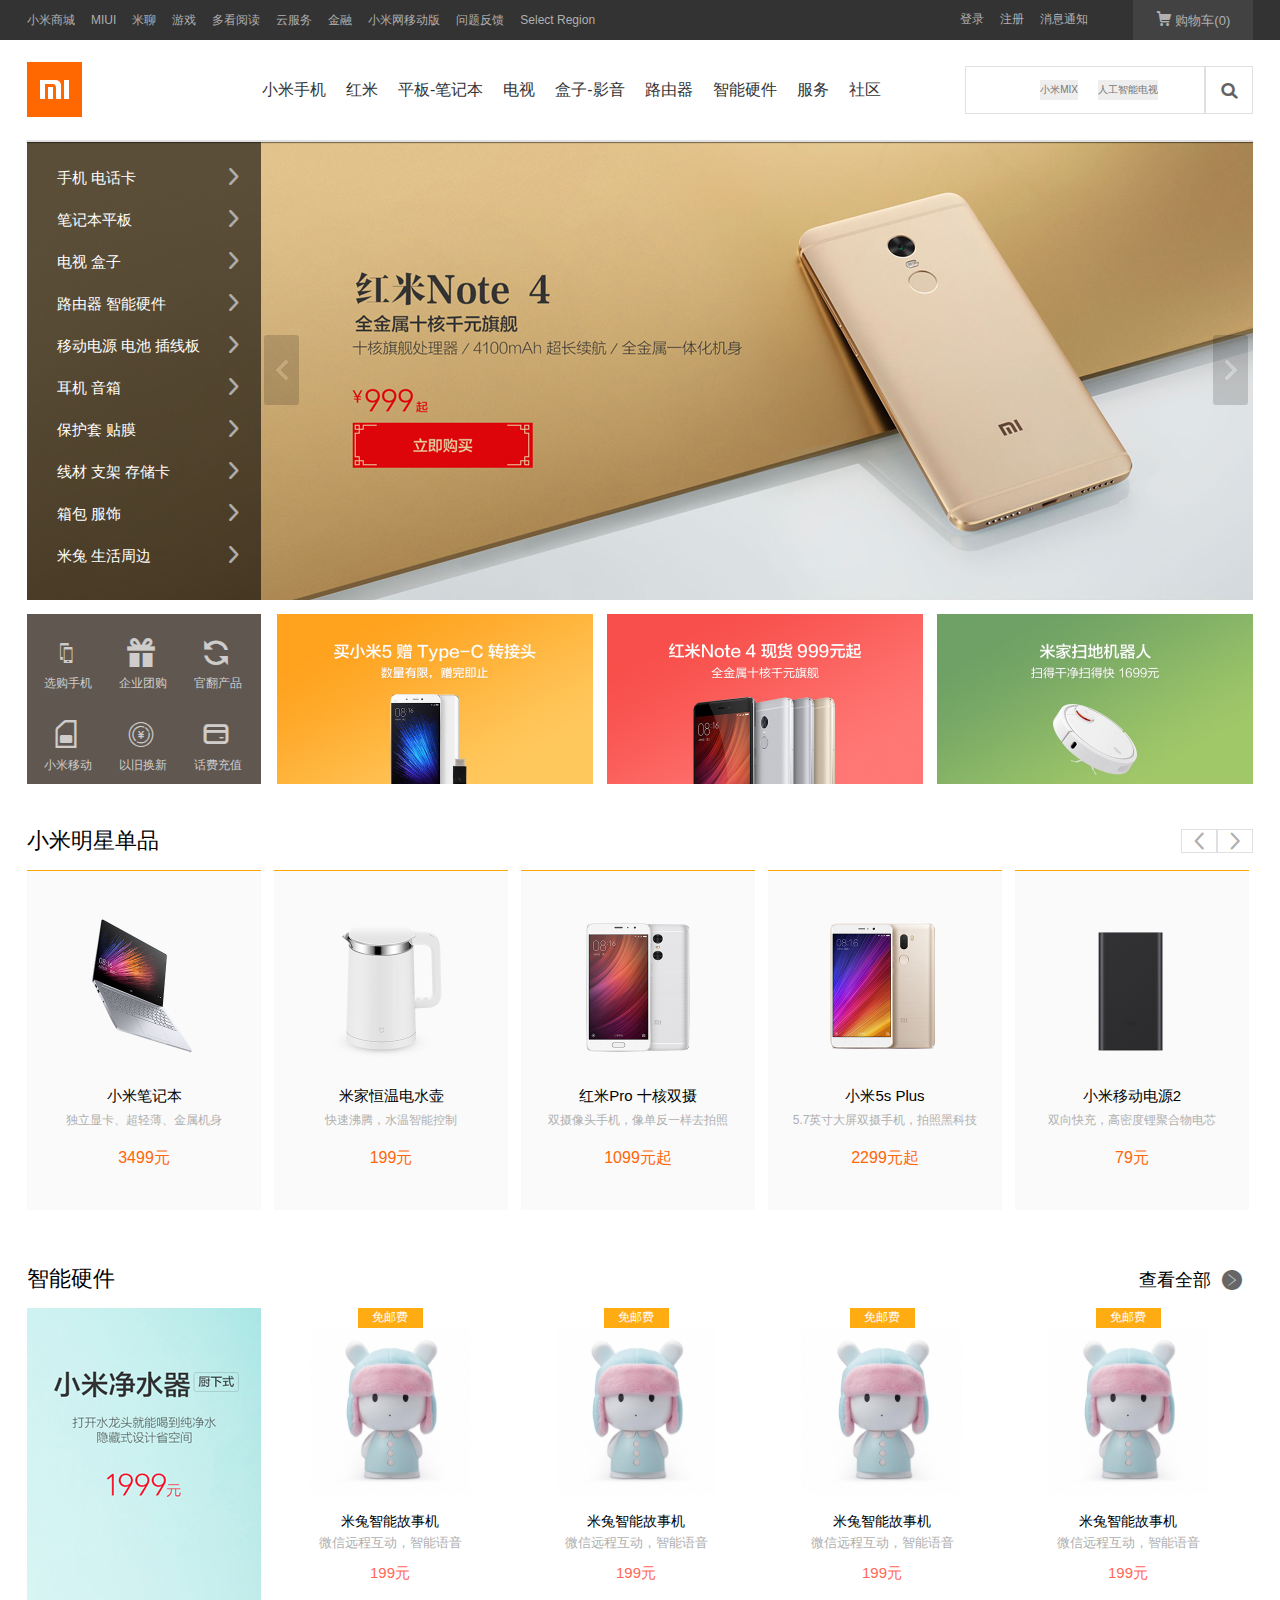
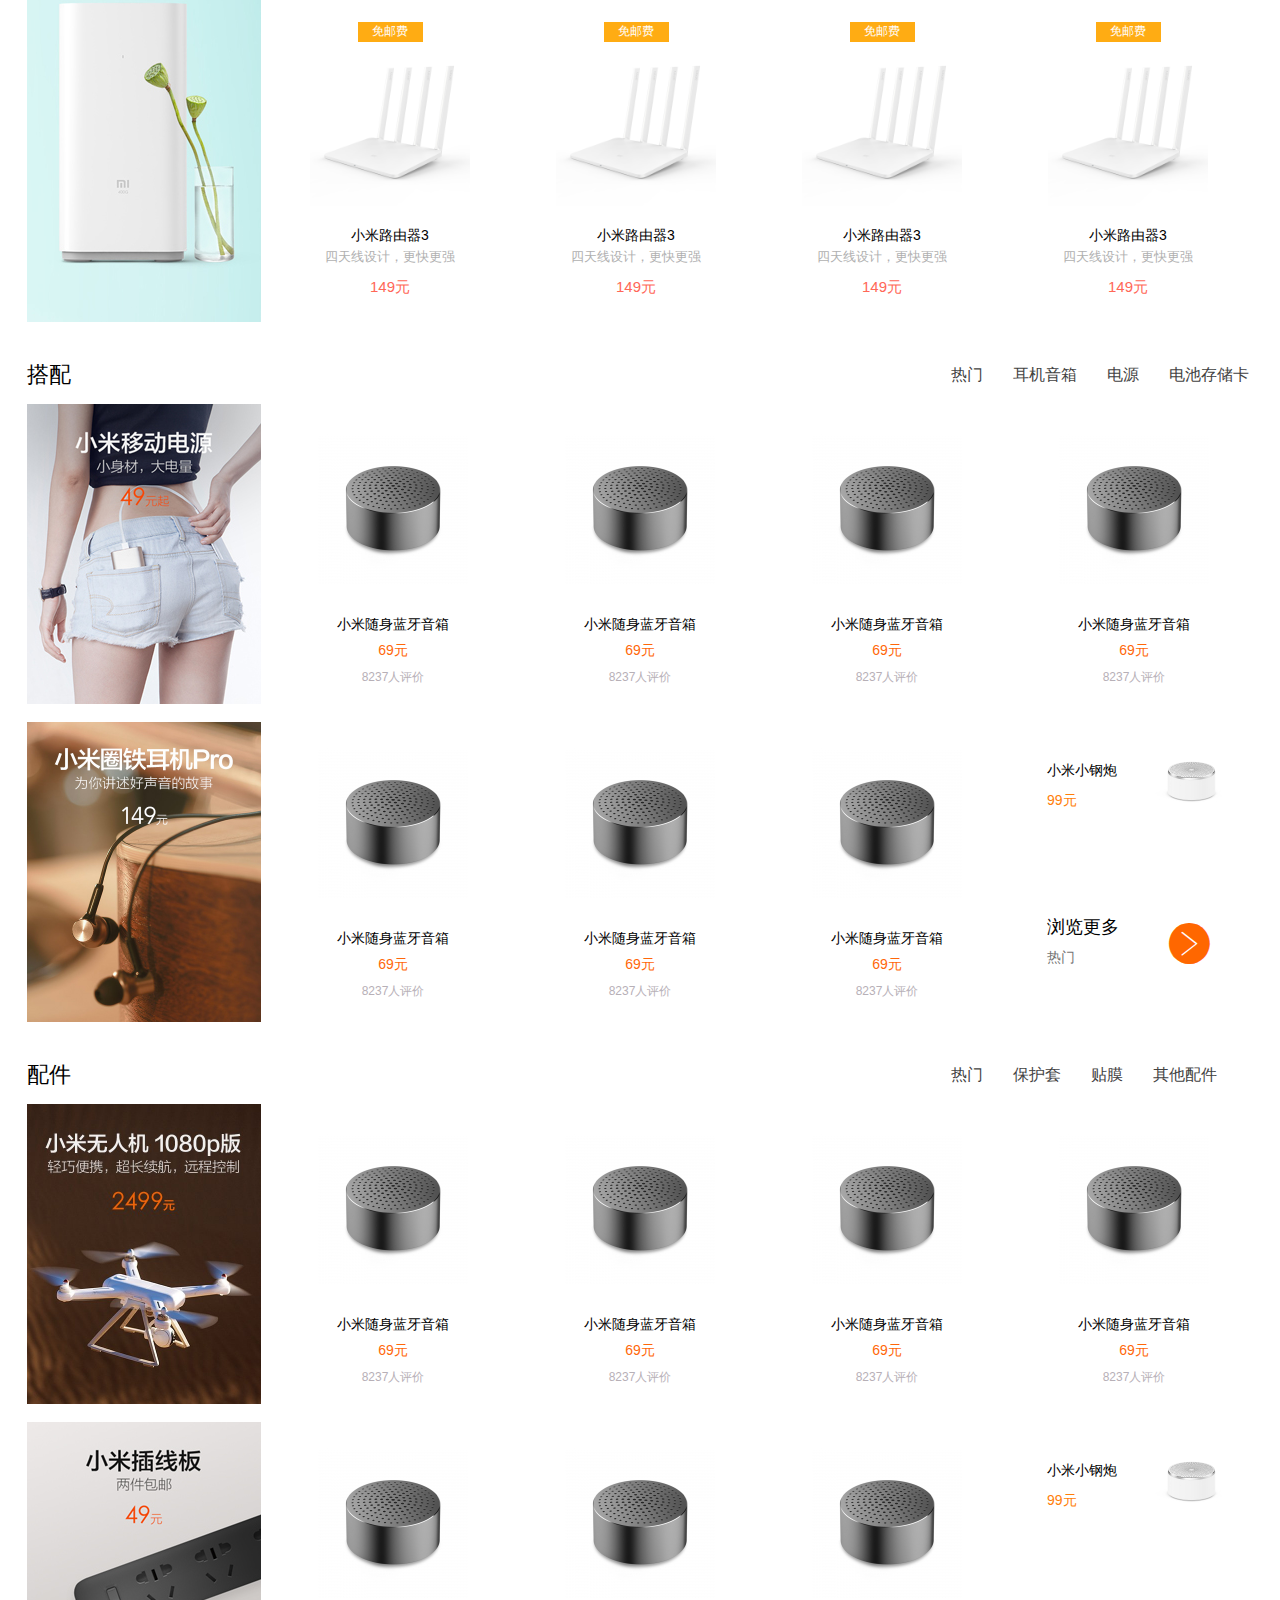
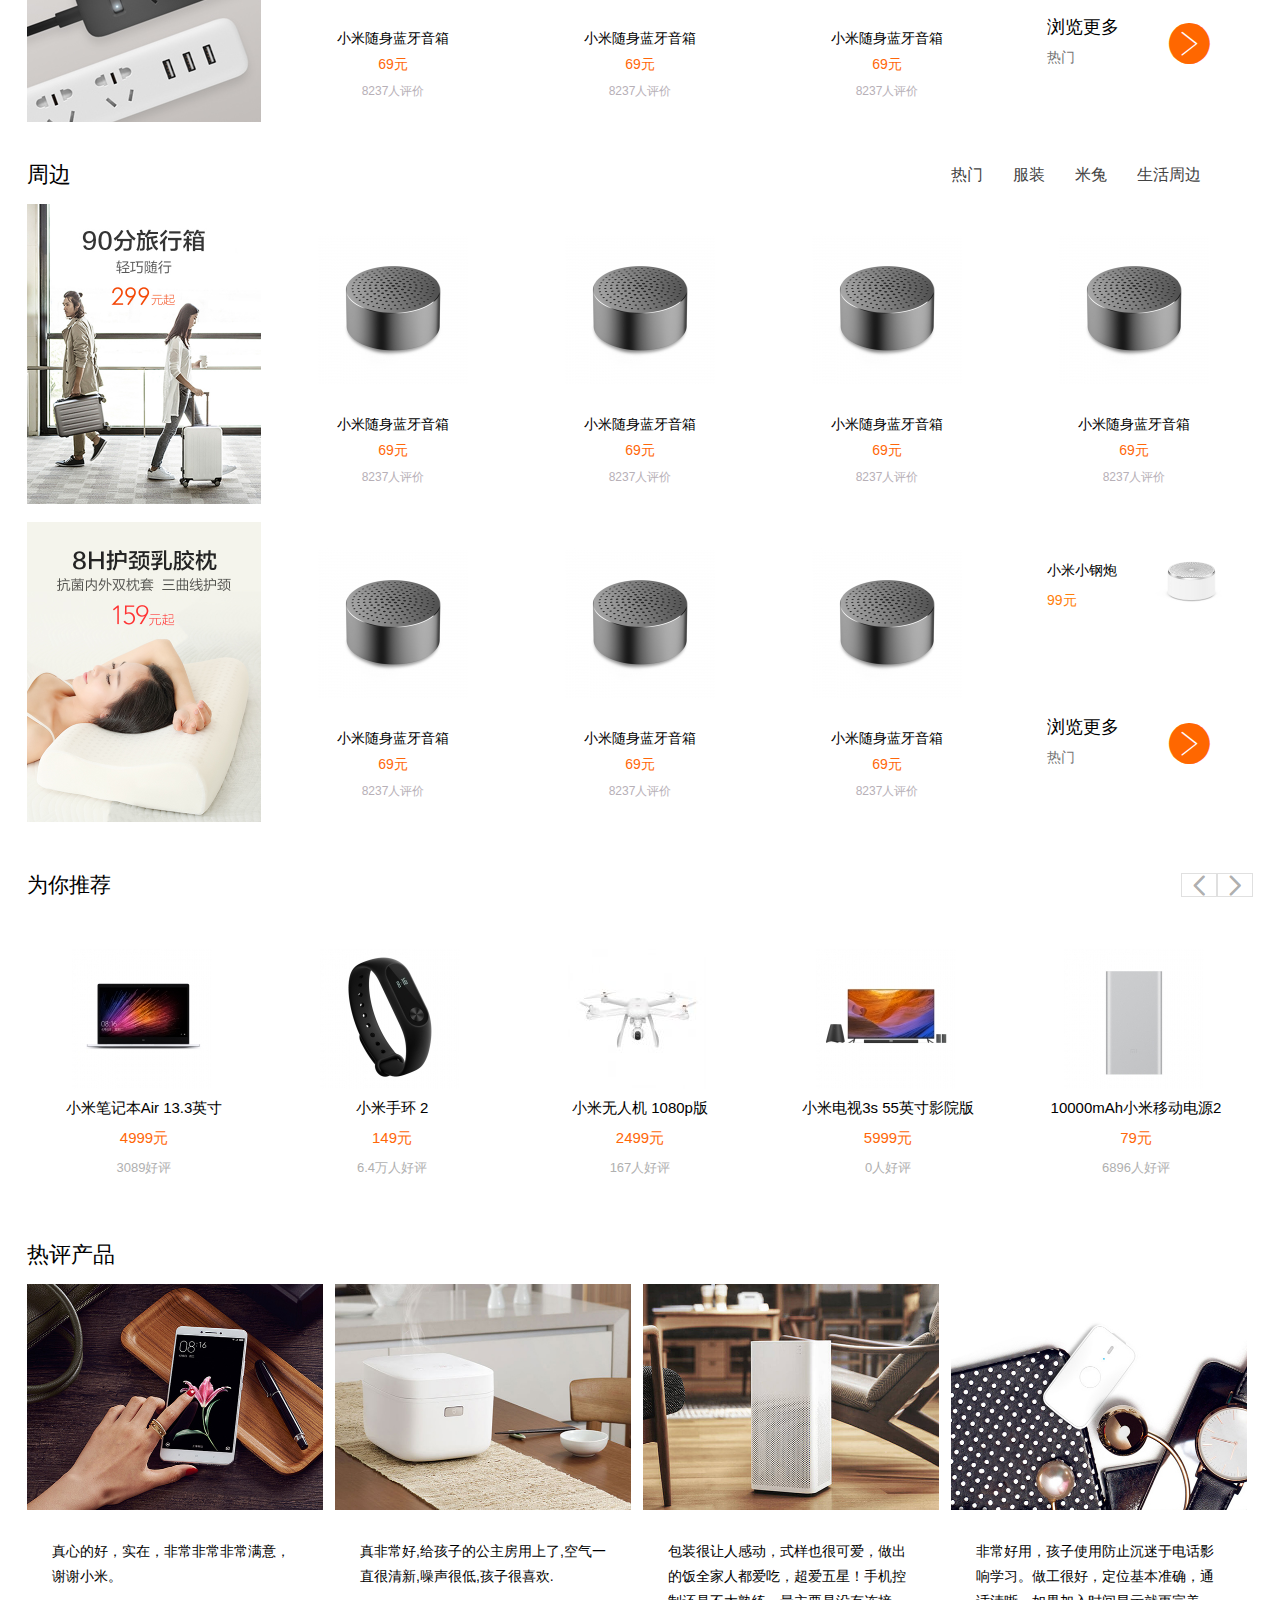
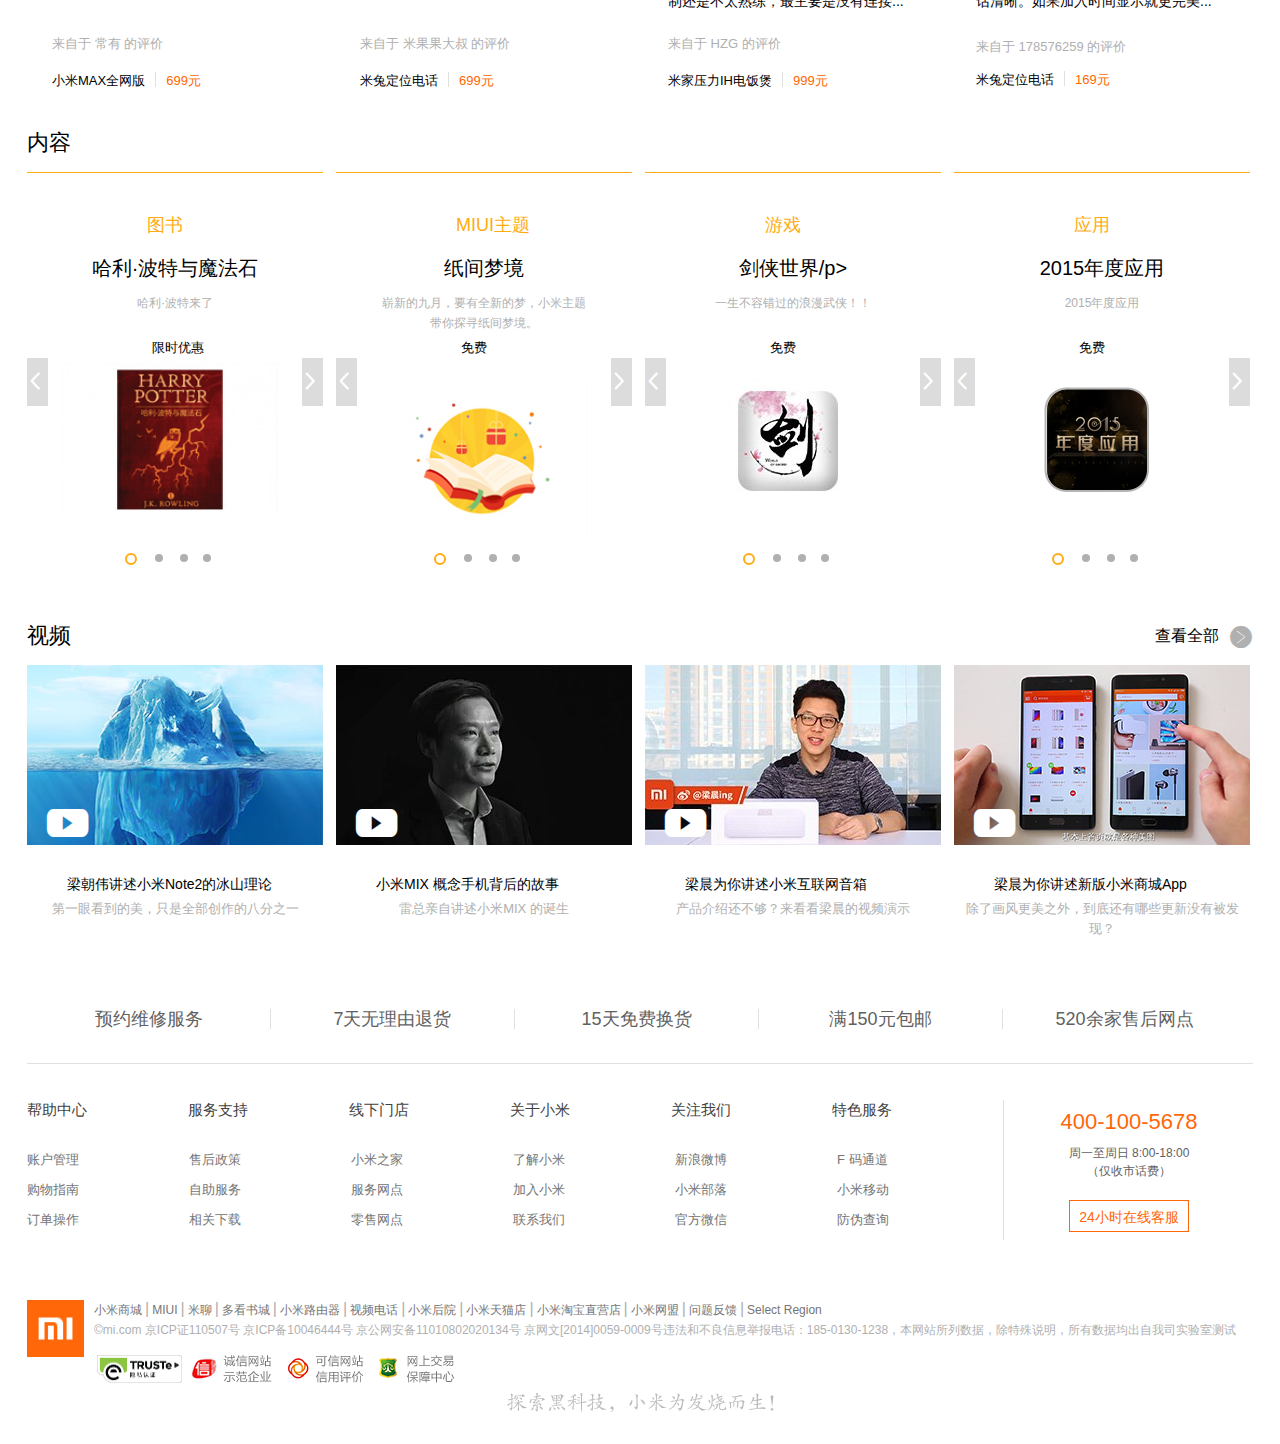
<file: views/index.html>
<!DOCTYPE html>
<html lang="en">
<head>
	<meta charset="UTF-8">
	<title>Document</title>
	<link rel="stylesheet" href="../style/xiaomi.css">
	<link rel="stylesheet" href="../style/normalize.css">
	<link rel="stylesheet" href="../style/jquery-ui.css">
	<!-- <script type="text/javascript" src="../js/jquery.min.js"></script> -->
	<script type="text/javascript" src="../js/jquery-3.1.1.js"></script>
	<script type="text/javascript" src="../js/jquery-ui.js"></script>
    <script type="text/javascript" src="../js/datepicker.js"></script>
    <script type="text/javascript" src="../js/jquery.validate.js"></script>
    <script type="text/javascript" src="../js/jquery.form.js"></script>
	<script type="text/javascript" src="../js/slide.js"></script>
	<script src="../js/demo.js"></script>
</head>
<body>
		<div class="header">
			<div class="nav-top">
				<div class="nav-center">
					<ul class="part-one">
						<li>
							<p ><a href="#">小米商城</a></p>		
						</li>					
						<li>
							<p><a href="#">MIUI</a></p>
						</li>
						<li>
							<p  class="mi-talk"  >
								<a id="talk-one" href="#">米聊</a>		
							</p>							
						</li>
						<li>
							<p><a href="#">游戏</a></p>
						</li>
						<li>
							<p><a id="read-one" href="#">多看阅读</a></p>
						</li>
						<li>
							<p><a href="#">云服务</a></p>
						</li>
						<li>
							<p><a href="#">金融</a></p>
						</li>
						<li>
							<p><a href="#">小米网移动版</a></p>
						</li>
						<li>
							<p><a href="#">问题反馈</a></p>
						</li>
						<li>
							<p><a href="#">Select Region</a></p>
						</li>
					</ul>
					<ul class="part-two">
						<li>
							<p><a href="#" id="reg_a">登录</a></p>
						</li>
						<li>
							<p><a href="#" id="log_a">注册</a></p>
						</li>
						<li>
							<p><a href="#">消息通知</a></p>
						</li>
					</ul>

					<form action="123.html" id="reg">
				      <ol class="reg-error"></ol>
				      <p>
				        <label for="user">账号:</label>
				        <input type="text" name="user" class="text" id="user"></input>
				        <span class="star">*</span>
				      </p>
				      <p>
				        <label for="pass">密码:</label>
				        <input type="password" name="pass" class="text" id="pass"></input>
				        <span class="star">*</span>
				      </p>
				      <p>
				        <label for="email">邮箱:</label>
				        <input type="text" name="email" class="text" id="email"></input>
				        <span class="star">*</span>
				      </p>
				      <p>
				        <label for="">性别:</label>
				        <input type="radio" name="sex" value="male" id="male"><label for="male">男</label></input>
				        <input type="radio" name="sex" value="female" id="female"><label for="female">女</label></input>
				      </p>
				      <p>
				        <label for="date">生日:</label>
				        <input type="text" name="birthday" id="date" class="text" readonly="readonly">
				      </p>
				    </form>

				    <form action="1111.html" id="log">
				      <ol class="log-error"></ol>
				      <p>
				        <label for="log_user">用户名:</label>
				        <input type="text" name="log_user" class="text" id="log_user"></input>
				        <span class="star">*</span>
				      </p>
				      <p>
				        <label for="log_pass">&emsp;密码:</label>
				        <input type="password" name="log_pass" class="text" id="log_pass"></input>
				        <span class="star">*</span>
				      </p>
				      <p class="week">
				        <label for="expires">登陆后有效期一周</label>
				      </p>
				      <p class="week-checkbox">
				        <input type="checkbox" name="expires" id="expires"/></input>
				      </p>
				    </form>


					<div class="part-three">
						<a class="gouwu" href="#">
							<i class="iconfont">&#xe629;</i>
							<span class="part-buy">购物车(0)</span>
						</a>
						<div class="shop-pull">
							<div class="shop-title">
									购物车中还没有商品，赶紧选购吧！
							</div>
						</div>

					</div>
				</div>
			</div>
			<div class="nav-two">
				<div class="two-center">
					<div class="two-logo"></div>
					<ul id="talk"> 
						<li>微信</li>
						<li>QQ</li>
						<li>sina</li>
					</ul>	
					<ul id="read"> 
						<li>小米书刊</li>
						<li>人生导师</li>
						<li>网络历史</li>
					</ul>
					<ul class="two-list">
						<li >
							<a href="#">小米手机</a>
							<div class="down-pull">
								<ul>
									<li class="first">
										<a href="#">
											<img class="pull-photo"
											 	src="../images/baisexiaomi.jpg" alt="">
											<div class="diversity"></div>
											<p class="pull-note">小米手机5</p>
										</a>
										<p class="pull-money">1799元起</p>
									</li>
									<li class="first">
										<a href="#">
											<img class="pull-photo"
											 	src="../images/baisexiaomi.jpg" alt="">
											<div class="diversity"></div>
											<p class="pull-note">小米手机5</p>
										</a>
										<p class="pull-money">1799元起</p>
									</li>
									<li class="first">
										<a href="#">
											<img class="pull-photo"
											 	src="../images/baisexiaomi.jpg" alt="">
											<div class="diversity"></div>
											<p class="pull-note">小米手机5</p>
										</a>
										<p class="pull-money">1799元起</p>
									</li>
									<li class="first">
										<a href="#">
											<img class="pull-photo"
											 	src="../images/baisexiaomi.jpg" alt="">
											<div class="diversity"></div>
											<p class="pull-note">小米手机5</p>
										</a>
										<p class="pull-money">1799元起</p>
									</li>
									<li class="first">
										<a href="#">
											<img class="pull-photo"
											 	src="../images/baisexiaomi.jpg" alt="">
											<div class="diversity"></div>
											<p class="pull-note">小米手机5</p>
										</a>
										<p class="pull-money">1799元起</p>
									</li>
									<li class="first">
										<a href="#">
											<img class="pull-photo"
											 	src="../images/baisexiaomi.jpg" alt="">
											<div class="diversity"></div>
											<p class="pull-note">小米手机5</p>
										</a>
										<p class="pull-money">1799元起</p>
									</li>
								</ul>

							</div>
						</li>
						<li>
							<a href="#">红米</a>
							<div class="down-pull">
								<ul>
									<li class="first">
										<a href="#">
											<img class="pull-photo"
											 	src="../images/xiaomimix.jpg" alt="">
											<div class="diversity"></div>
											<p class="pull-note">小米MIX</p>
										</a>
										<p class="pull-money">3999元起</p>
									</li>
									<li class="first">
										<a href="#">
											<img class="pull-photo"
											 	src="../images/xiaomimix.jpg" alt="">
											<div class="diversity"></div>
											<p class="pull-note">小米MIX</p>
										</a>
										<p class="pull-money">3999元起</p>
									</li>
									<li class="first">
										<a href="#">
											<img class="pull-photo"
											 	src="../images/xiaomimix.jpg" alt="">
											<div class="diversity"></div>
											<p class="pull-note">小米MIX</p>
										</a>
										<p class="pull-money">3999元起</p>
									</li>
									<li class="first">
										<a href="#">
											<img class="pull-photo"
											 	src="../images/xiaomimix.jpg" alt="">
											<div class="diversity"></div>
											<p class="pull-note">小米MIX</p>
										</a>
										<p class="pull-money">3999元起</p>
									</li>
									<li class="first">
										<a href="#">
											<img class="pull-photo"
											 	src="../images/xiaomimix.jpg" alt="">
											<div class="diversity"></div>
											<p class="pull-note">小米MIX</p>
										</a>
										<p class="pull-money">3999元起</p>
									</li>
									<li class="first">
										<a href="#">
											<img class="pull-photo"
											 	src="../images/xiaomimix.jpg" alt="">
											<div class="diversity"></div>
											<p class="pull-note">小米MIX</p>
										</a>
										<p class="pull-money">3999元起</p>
									</li>
								</ul>
							</div>
						</li>
						<li >
							<a href="#">平板-笔记本</a>
							<div class="down-pull">
								<ul>
									<li class="first">
										<a href="#">
											<img class="pull-photo"
											 	src="../images/baisexiaomi.jpg" alt="">
											<div class="diversity"></div>
											<p class="pull-note">小米手机5</p>
										</a>
										<p class="pull-money">1799元起</p>
									</li>
									<li class="first">
										<a href="#">
											<img class="pull-photo"
											 	src="../images/baisexiaomi.jpg" alt="">
											<div class="diversity"></div>
											<p class="pull-note">小米手机5</p>
										</a>
										<p class="pull-money">1799元起</p>
									</li>
									<li class="first">
										<a href="#">
											<img class="pull-photo"
											 	src="../images/baisexiaomi.jpg" alt="">
											<div class="diversity"></div>
											<p class="pull-note">小米手机5</p>
										</a>
										<p class="pull-money">1799元起</p>
									</li>
									<li class="first">
										<a href="#">
											<img class="pull-photo"
											 	src="../images/baisexiaomi.jpg" alt="">
											<div class="diversity"></div>
											<p class="pull-note">小米手机5</p>
										</a>
										<p class="pull-money">1799元起</p>
									</li>
									<li class="first">
										<a href="#">
											<img class="pull-photo"
											 	src="../images/baisexiaomi.jpg" alt="">
											<div class="diversity"></div>
											<p class="pull-note">小米手机5</p>
										</a>
										<p class="pull-money">1799元起</p>
									</li>
									<li class="first">
										<a href="#">
											<img class="pull-photo"
											 	src="../images/baisexiaomi.jpg" alt="">
											<div class="diversity"></div>
											<p class="pull-note">小米手机5</p>
										</a>
										<p class="pull-money">1799元起</p>
									</li>
								</ul>

							</div>
						</li>
						<li>
							<a href="#">电视</a>
							<div class="down-pull">
								<ul>
									<li class="first">
										<a href="#">
											<img class="pull-photo"
											 	src="../images/xiaomimix.jpg" alt="">
											<div class="diversity"></div>
											<p class="pull-note">小米MIX</p>
										</a>
										<p class="pull-money">3999元起</p>
									</li>
									<li class="first">
										<a href="#">
											<img class="pull-photo"
											 	src="../images/xiaomimix.jpg" alt="">
											<div class="diversity"></div>
											<p class="pull-note">小米MIX</p>
										</a>
										<p class="pull-money">3999元起</p>
									</li>
									<li class="first">
										<a href="#">
											<img class="pull-photo"
											 	src="../images/xiaomimix.jpg" alt="">
											<div class="diversity"></div>
											<p class="pull-note">小米MIX</p>
										</a>
										<p class="pull-money">3999元起</p>
									</li>
									<li class="first">
										<a href="#">
											<img class="pull-photo"
											 	src="../images/xiaomimix.jpg" alt="">
											<div class="diversity"></div>
											<p class="pull-note">小米MIX</p>
										</a>
										<p class="pull-money">3999元起</p>
									</li>
									<li class="first">
										<a href="#">
											<img class="pull-photo"
											 	src="../images/xiaomimix.jpg" alt="">
											<div class="diversity"></div>
											<p class="pull-note">小米MIX</p>
										</a>
										<p class="pull-money">3999元起</p>
									</li>
									<li class="first">
										<a href="#">
											<img class="pull-photo"
											 	src="../images/xiaomimix.jpg" alt="">
											<div class="diversity"></div>
											<p class="pull-note">小米MIX</p>
										</a>
										<p class="pull-money">3999元起</p>
									</li>
								</ul>
							</div>
						</li>
						<li><a href="#">盒子-影音</a></li>
						<li><a href="#">路由器</a></li>
						<li><a href="#">智能硬件</a></li>
						<li><a href="#">服务</a></li>
						<li><a id="community" href="#">社区</a></li>
					</ul>
					<div class="two-search">
						<a class="search" href="#">
							<i class="iconfont">&#xe630;</i>
						</a>
						<input type="text" >
						<a class="mix" href="#">小米MIX</a>
						<a class="TV" href="#">人工智能电视</a>
					</div>
				</div>
			</div>
			<div class="nav-big">
				<div class="ck-slide">
			    <ul class="ck-slide-wrapper">
			        <li>
			            <a href="javascript:;"><img src="../images/xiaomi-1.jpg" alt="" style="width:1226px; height:460px;"></a>
			        </li>

			        <li style="display:none">
			            <a href="javascript:;"><img src="../images/xiaomi-2.jpg" alt="" style="width:1226px; height:460px;"></a>
			        </li>
			        <li style="display:none">
			            <a href="javascript:;"><img src="../images/xiaomi-3.jpg" alt="" style="width:1226px; height:460px;"></a>
			        </li>
			        <li style="display:none">
			            <a href="javascript:;"><img src="../images/xiaomi-4.jpg" alt="" style="width:1226px; height:460px;" ></a>
			        </li>
			        <li style="display:none">
			            <a href="javascript:;"><img src="../images/xiaomi-5.jpg" alt="" style="width:1226px; height:460px;"></a>
			        </li>
			    </ul>
			    <a href="javascript:;" class="ctrl-slide ck-prev">上一张</a>
			    <a href="javascript:;" class="ctrl-slide ck-next">下一张</a>
			   <!--  <div class="ck-slidebox" >
			        <div class="slideWrap" >
			            <ul class="dot-wrap">
			                <li class="current"><em>1</em></li>
			                <li><em>2</em></li>
			                <li><em>3</em></li>
			                <li><em>4</em></li>
			                <li><em>5</em></li>
			            </ul>
			        </div>
			    </div> -->

			   	<div class="photo-left">
						<ul class="left-center">
						<!-- 手机 电话卡 -->
							<li class="phone">
								<a class="card" href="#">手机 电话卡
									<i class="iconfont">&#xe636;</i>
								</a>
								<ul class="photo-one">
									<li>
										<a href="#">
											<img class="Note" src="../images/Note4.jpg" alt="">
											<p class="xiaomi-note">小米Note4</p>
										</a>
										<div class="choose">
											<a href="#">选购</a>
										</div>
									</li>
									<li>
										<a href="#">
											<img class="Note" src="../images/xiaomishoujiMax.jpg" alt="">
											<p class="xiaomi-note">小米手机Max</p>
										</a>
										<div class="choose">
											<a href="#">选购</a>
										</div>
									</li>
									<li>
										<a href="#">
											<img class="Note" src="../images/xiaomishouji5.jpg" alt="">
											<p class="xiaomi-note">小米手机5</p>
										</a>
										<div class="choose">
											<a href="#">选购</a>
										</div>
									</li>
									<li>
										<a href="#">
											<img class="Note" src="../images/Note4.jpg" alt="">
											<p class="xiaomi-note">小米Note4</p>
										</a>
										<div class="choose">
											<a href="#">选购</a>
										</div>
									</li>
									<li>
										<a href="#">
											<img class="Note" src="../images/xiaomishoujiMax.jpg" alt="">
											<p class="xiaomi-note">小米手机Max</p>
										</a>
										<div class="choose">
											<a href="#">选购</a>
										</div>
									</li>
									<li>
										<a href="#">
											<img class="Note" src="../images/xiaomishouji5.jpg" alt="">
											<p class="xiaomi-note">小米手机5</p>
										</a>
										<div class="choose">
											<a href="#">选购</a>
										</div>
									</li>
									<li>
										<a href="#">
											<img class="Note" src="../images/Note4.jpg" alt="">
											<p class="xiaomi-note">小米Note4</p>
										</a>
										<div class="choose">
											<a href="#">选购</a>
										</div>
									</li>
									<li>
										<a href="#">
											<img class="Note" src="../images/xiaomishoujiMax.jpg" alt="">
											<p class="xiaomi-note">小米手机Max</p>
										</a>
										<div class="choose">
											<a href="#">选购</a>
										</div>
									</li>
									<li>
										<a href="#">
											<img class="Note" src="../images/xiaomishouji5.jpg" alt="">
											<p class="xiaomi-note">小米手机5</p>
										</a>
										<div class="choose">
											<a href="#">选购</a>
										</div>
									</li>
									<li>
										<a href="#">
											<img class="Note" src="../images/Note4.jpg" alt="">
											<p class="xiaomi-note">小米Note4</p>
										</a>
										<div class="choose">
											<a href="#">选购</a>
										</div>
									</li>
									<li>
										<a href="#">
											<img class="Note" src="../images/xiaomishoujiMax.jpg" alt="">
											<p class="xiaomi-note">小米手机Max</p>
										</a>
										<div class="choose">
											<a href="#">选购</a>
										</div>
									</li>
									<li>
										<a href="#">
											<img class="Note" src="../images/xiaomishouji5.jpg" alt="">
											<p class="xiaomi-note">小米手机5</p>
										</a>
										<div class="choose">
											<a href="#">选购</a>
										</div>
									</li>
									<li>
										<a href="#">
											<img class="Note" src="../images/Note4.jpg" alt="">
											<p class="xiaomi-note">小米Note4</p>
										</a>
										<div class="choose">
											<a href="#">选购</a>
										</div>
									</li>
									<li>
										<a href="#">
											<img class="Note" src="../images/xiaomishoujiMax.jpg" alt="">
											<p class="xiaomi-note">小米手机Max</p>
										</a>
										<div class="choose">
											<a href="#">选购</a>
										</div>
									</li>
									<li>
										<a href="#">
											<img class="Note" src="../images/xiaomishouji5.jpg" alt="">
											<p class="xiaomi-note">小米手机5</p>
										</a>
										<div class="choose">
											<a href="#">选购</a>
										</div>
									</li>
									<li>
										<a href="#">
											<img class="Note" src="../images/Note4.jpg" alt="">
											<p class="xiaomi-note">小米Note4</p>
										</a>
										<div class="choose">
											<a href="#">选购</a>
										</div>
									</li>
									<li>
										<a href="#">
											<img class="Note" src="../images/xiaomishoujiMax.jpg" alt="">
											<p class="xiaomi-note">小米手机Max</p>
										</a>
										<div class="choose">
											<a href="#">选购</a>
										</div>
									</li>
									<li>
										<a href="#">
											<img class="Note" src="../images/xiaomishouji5.jpg" alt="">
											<p class="xiaomi-note">小米手机5</p>
										</a>
										<div class="choose">
											<a href="#">选购</a>
										</div>
									</li>
									<li>
										<a href="#">
											<img class="Note" src="../images/Note4.jpg" alt="">
											<p class="xiaomi-note">小米Note4</p>
										</a>
										<div class="choose">
											<a href="#">选购</a>
										</div>
									</li>
									<li>
										<a href="#">
											<img class="Note" src="../images/xiaomishoujiMax.jpg" alt="">
											<p class="xiaomi-note">小米手机Max</p>
										</a>
										<div class="choose">
											<a href="#">选购</a>
										</div>
									</li>
									<li>
										<a href="#">
											<img class="Note" src="../images/xiaomishouji5.jpg" alt="">
											<p class="xiaomi-note">小米手机5</p>
										</a>
										<div class="choose">
											<a href="#">选购</a>
										</div>
									</li>
								</ul>
							</li>
							<!-- 笔记本 平板 -->
							<li class="phone">
								<a class="card" href="#">笔记本平板
									<i class="iconfont">&#xe636;</i>
								</a>
								<ul class="photo-two">
									<li>
										<a href="#">
											<img class="Note" src="../images/xiaomishoujiMax.jpg" alt="">
											<p class="xiaomi-note">小米手机Max</p>
										</a>
										<div class="choose">
											<a href="#">选购</a>
										</div>
									</li>
									<li>
										<a href="#">
											<img class="Note" src="../images/xiaomishouji5.jpg" alt="">
											<p class="xiaomi-note">小米手机5</p>
										</a>
										<div class="choose">
											<a href="#">选购</a>
										</div>
									</li>
									<li>
										<a href="#">
											<img class="Note" src="../images/xiaomishoujiMax.jpg" alt="">
											<p class="xiaomi-note">小米手机Max</p>
										</a>
										<div class="choose">
											<a href="#">选购</a>
										</div>
									</li>
									<li>
										<a href="#">
											<img class="Note" src="../images/xiaomishouji5.jpg" alt="">
											<p class="xiaomi-note">小米手机5</p>
										</a>
										<div class="choose">
											<a href="#">选购</a>
										</div>
									</li><li>
										<a href="#">
											<img class="Note" src="../images/xiaomishoujiMax.jpg" alt="">
											<p class="xiaomi-note">小米手机Max</p>
										</a>
										<div class="choose">
											<a href="#">选购</a>
										</div>
									</li>
									<li>
										<a href="#">
											<img class="Note" src="../images/xiaomishouji5.jpg" alt="">
											<p class="xiaomi-note">小米手机5</p>
										</a>
										<div class="choose">
											<a href="#">选购</a>
										</div>
									</li><li>
										<a href="#">
											<img class="Note" src="../images/xiaomishoujiMax.jpg" alt="">
											<p class="xiaomi-note">小米手机Max</p>
										</a>
										<div class="choose">
											<a href="#">选购</a>
										</div>
									</li>
									<li>
										<a href="#">
											<img class="Note" src="../images/xiaomishouji5.jpg" alt="">
											<p class="xiaomi-note">小米手机5</p>
										</a>
										<div class="choose">
											<a href="#">选购</a>
										</div>
									</li><li>
										<a href="#">
											<img class="Note" src="../images/xiaomishoujiMax.jpg" alt="">
											<p class="xiaomi-note">小米手机Max</p>
										</a>
										<div class="choose">
											<a href="#">选购</a>
										</div>
									</li>
									<li>
										<a href="#">
											<img class="Note" src="../images/xiaomishouji5.jpg" alt="">
											<p class="xiaomi-note">小米手机5</p>
										</a>
										<div class="choose">
											<a href="#">选购</a>
										</div>
									</li>
									<li>
										<a href="#">
											<img class="Note" src="../images/xiaomishoujiMax.jpg" alt="">
											<p class="xiaomi-note">小米手机Max</p>
										</a>
										<div class="choose">
											<a href="#">选购</a>
										</div>
									</li>
									<li>
										<a href="#">
											<img class="Note" src="../images/xiaomishouji5.jpg" alt="">
											<p class="xiaomi-note">小米手机5</p>
										</a>
										<div class="choose">
											<a href="#">选购</a>
										</div>
									</li>
									<li>
										<a href="#">
											<img class="Note" src="../images/xiaomishoujiMax.jpg" alt="">
											<p class="xiaomi-note">小米手机Max</p>
										</a>
										<div class="choose">
											<a href="#">选购</a>
										</div>
									</li>
									<li>
										<a href="#">
											<img class="Note" src="../images/xiaomishouji5.jpg" alt="">
											<p class="xiaomi-note">小米手机5</p>
										</a>
										<div class="choose">
											<a href="#">选购</a>
										</div>
									</li>
								</ul>
							</li>
				<!-- 电视盒子	 -->
							<li class="phone">
								<a class="card" href="#">电视 盒子
									<i class="iconfont">&#xe636;</i>
								</a>
								<ul class="photo-one">
									<li>
										<a href="#">
											<img class="Note" src="../images/Note4.jpg" alt="">
											<p class="xiaomi-note">小米Note4</p>
										</a>
										<div class="choose">
											<a href="#">选购</a>
										</div>
									</li>
									<li>
										<a href="#">
											<img class="Note" src="../images/xiaomishoujiMax.jpg" alt="">
											<p class="xiaomi-note">小米手机Max</p>
										</a>
										<div class="choose">
											<a href="#">选购</a>
										</div>
									</li>
									<li>
										<a href="#">
											<img class="Note" src="../images/xiaomishouji5.jpg" alt="">
											<p class="xiaomi-note">小米手机5</p>
										</a>
										<div class="choose">
											<a href="#">选购</a>
										</div>
									</li>
									<li>
										<a href="#">
											<img class="Note" src="../images/Note4.jpg" alt="">
											<p class="xiaomi-note">小米Note4</p>
										</a>
										<div class="choose">
											<a href="#">选购</a>
										</div>
									</li>
									<li>
										<a href="#">
											<img class="Note" src="../images/xiaomishoujiMax.jpg" alt="">
											<p class="xiaomi-note">小米手机Max</p>
										</a>
										<div class="choose">
											<a href="#">选购</a>
										</div>
									</li>
									<li>
										<a href="#">
											<img class="Note" src="../images/xiaomishouji5.jpg" alt="">
											<p class="xiaomi-note">小米手机5</p>
										</a>
										<div class="choose">
											<a href="#">选购</a>
										</div>
									</li>
									<li>
										<a href="#">
											<img class="Note" src="../images/Note4.jpg" alt="">
											<p class="xiaomi-note">小米Note4</p>
										</a>
										<div class="choose">
											<a href="#">选购</a>
										</div>
									</li>
									<li>
										<a href="#">
											<img class="Note" src="../images/xiaomishoujiMax.jpg" alt="">
											<p class="xiaomi-note">小米手机Max</p>
										</a>
										<div class="choose">
											<a href="#">选购</a>
										</div>
									</li>
									<li>
										<a href="#">
											<img class="Note" src="../images/xiaomishouji5.jpg" alt="">
											<p class="xiaomi-note">小米手机5</p>
										</a>
										<div class="choose">
											<a href="#">选购</a>
										</div>
									</li>
									<li>
										<a href="#">
											<img class="Note" src="../images/Note4.jpg" alt="">
											<p class="xiaomi-note">小米Note4</p>
										</a>
										<div class="choose">
											<a href="#">选购</a>
										</div>
									</li>
									<li>
										<a href="#">
											<img class="Note" src="../images/xiaomishoujiMax.jpg" alt="">
											<p class="xiaomi-note">小米手机Max</p>
										</a>
										<div class="choose">
											<a href="#">选购</a>
										</div>
									</li>
									<li>
										<a href="#">
											<img class="Note" src="../images/xiaomishouji5.jpg" alt="">
											<p class="xiaomi-note">小米手机5</p>
										</a>
										<div class="choose">
											<a href="#">选购</a>
										</div>
									</li>
									<li>
										<a href="#">
											<img class="Note" src="../images/Note4.jpg" alt="">
											<p class="xiaomi-note">小米Note4</p>
										</a>
										<div class="choose">
											<a href="#">选购</a>
										</div>
									</li>
									<li>
										<a href="#">
											<img class="Note" src="../images/xiaomishoujiMax.jpg" alt="">
											<p class="xiaomi-note">小米手机Max</p>
										</a>
										<div class="choose">
											<a href="#">选购</a>
										</div>
									</li>
									<li>
										<a href="#">
											<img class="Note" src="../images/xiaomishouji5.jpg" alt="">
											<p class="xiaomi-note">小米手机5</p>
										</a>
										<div class="choose">
											<a href="#">选购</a>
										</div>
									</li>
									<li>
										<a href="#">
											<img class="Note" src="../images/Note4.jpg" alt="">
											<p class="xiaomi-note">小米Note4</p>
										</a>
										<div class="choose">
											<a href="#">选购</a>
										</div>
									</li>
									<li>
										<a href="#">
											<img class="Note" src="../images/xiaomishoujiMax.jpg" alt="">
											<p class="xiaomi-note">小米手机Max</p>
										</a>
										<div class="choose">
											<a href="#">选购</a>
										</div>
									</li>
									<li>
										<a href="#">
											<img class="Note" src="../images/xiaomishouji5.jpg" alt="">
											<p class="xiaomi-note">小米手机5</p>
										</a>
										<div class="choose">
											<a href="#">选购</a>
										</div>
									</li>
									<li>
										<a href="#">
											<img class="Note" src="../images/Note4.jpg" alt="">
											<p class="xiaomi-note">小米Note4</p>
										</a>
										<div class="choose">
											<a href="#">选购</a>
										</div>
									</li>
									<li>
										<a href="#">
											<img class="Note" src="../images/xiaomishoujiMax.jpg" alt="">
											<p class="xiaomi-note">小米手机Max</p>
										</a>
										<div class="choose">
											<a href="#">选购</a>
										</div>
									</li>
									<li>
										<a href="#">
											<img class="Note" src="../images/xiaomishouji5.jpg" alt="">
											<p class="xiaomi-note">小米手机5</p>
										</a>
										<div class="choose">
											<a href="#">选购</a>
										</div>
									</li>
								</ul>
							</li>
							<!-- 路由器 智能硬件 -->
							<li class="phone">
								<a class="card" href="#">路由器 智能硬件
									<i class="iconfont">&#xe636;</i>
								</a>
								<ul class="photo-two">
									<li>
										<a href="#">
											<img class="Note" src="../images/xiaomishoujiMax.jpg" alt="">
											<p class="xiaomi-note">小米手机Max</p>
										</a>
										<div class="choose">
											<a href="#">选购</a>
										</div>
									</li>
									<li>
										<a href="#">
											<img class="Note" src="../images/xiaomishouji5.jpg" alt="">
											<p class="xiaomi-note">小米手机5</p>
										</a>
										<div class="choose">
											<a href="#">选购</a>
										</div>
									</li>
									<li>
										<a href="#">
											<img class="Note" src="../images/xiaomishoujiMax.jpg" alt="">
											<p class="xiaomi-note">小米手机Max</p>
										</a>
										<div class="choose">
											<a href="#">选购</a>
										</div>
									</li>
									<li>
										<a href="#">
											<img class="Note" src="../images/xiaomishouji5.jpg" alt="">
											<p class="xiaomi-note">小米手机5</p>
										</a>
										<div class="choose">
											<a href="#">选购</a>
										</div>
									</li><li>
										<a href="#">
											<img class="Note" src="../images/xiaomishoujiMax.jpg" alt="">
											<p class="xiaomi-note">小米手机Max</p>
										</a>
										<div class="choose">
											<a href="#">选购</a>
										</div>
									</li>
									<li>
										<a href="#">
											<img class="Note" src="../images/xiaomishouji5.jpg" alt="">
											<p class="xiaomi-note">小米手机5</p>
										</a>
										<div class="choose">
											<a href="#">选购</a>
										</div>
									</li><li>
										<a href="#">
											<img class="Note" src="../images/xiaomishoujiMax.jpg" alt="">
											<p class="xiaomi-note">小米手机Max</p>
										</a>
										<div class="choose">
											<a href="#">选购</a>
										</div>
									</li>
									<li>
										<a href="#">
											<img class="Note" src="../images/xiaomishouji5.jpg" alt="">
											<p class="xiaomi-note">小米手机5</p>
										</a>
										<div class="choose">
											<a href="#">选购</a>
										</div>
									</li><li>
										<a href="#">
											<img class="Note" src="../images/xiaomishoujiMax.jpg" alt="">
											<p class="xiaomi-note">小米手机Max</p>
										</a>
										<div class="choose">
											<a href="#">选购</a>
										</div>
									</li>
									<li>
										<a href="#">
											<img class="Note" src="../images/xiaomishouji5.jpg" alt="">
											<p class="xiaomi-note">小米手机5</p>
										</a>
										<div class="choose">
											<a href="#">选购</a>
										</div>
									</li>
									<li>
										<a href="#">
											<img class="Note" src="../images/xiaomishoujiMax.jpg" alt="">
											<p class="xiaomi-note">小米手机Max</p>
										</a>
										<div class="choose">
											<a href="#">选购</a>
										</div>
									</li>
									<li>
										<a href="#">
											<img class="Note" src="../images/xiaomishouji5.jpg" alt="">
											<p class="xiaomi-note">小米手机5</p>
										</a>
										<div class="choose">
											<a href="#">选购</a>
										</div>
									</li>
									<li>
										<a href="#">
											<img class="Note" src="../images/xiaomishoujiMax.jpg" alt="">
											<p class="xiaomi-note">小米手机Max</p>
										</a>
										<div class="choose">
											<a href="#">选购</a>
										</div>
									</li>
									<li>
										<a href="#">
											<img class="Note" src="../images/xiaomishouji5.jpg" alt="">
											<p class="xiaomi-note">小米手机5</p>
										</a>
										<div class="choose">
											<a href="#">选购</a>
										</div>
									</li>
								</ul>
							</li>
							<!-- 移动电源 电池 插线板 -->
							<li class="phone">
								<a class="card" href="#">移动电源 电池 插线板
									<i class="iconfont">&#xe636;</i>
								</a>
								<ul class="photo-one">
									<li>
										<a href="#">
											<img class="Note" src="../images/Note4.jpg" alt="">
											<p class="xiaomi-note">小米Note4</p>
										</a>
										<div class="choose">
											<a href="#">选购</a>
										</div>
									</li>
									<li>
										<a href="#">
											<img class="Note" src="../images/xiaomishoujiMax.jpg" alt="">
											<p class="xiaomi-note">小米手机Max</p>
										</a>
										<div class="choose">
											<a href="#">选购</a>
										</div>
									</li>
									<li>
										<a href="#">
											<img class="Note" src="../images/xiaomishouji5.jpg" alt="">
											<p class="xiaomi-note">小米手机5</p>
										</a>
										<div class="choose">
											<a href="#">选购</a>
										</div>
									</li>
									<li>
										<a href="#">
											<img class="Note" src="../images/Note4.jpg" alt="">
											<p class="xiaomi-note">小米Note4</p>
										</a>
										<div class="choose">
											<a href="#">选购</a>
										</div>
									</li>
									<li>
										<a href="#">
											<img class="Note" src="../images/xiaomishoujiMax.jpg" alt="">
											<p class="xiaomi-note">小米手机Max</p>
										</a>
										<div class="choose">
											<a href="#">选购</a>
										</div>
									</li>
									<li>
										<a href="#">
											<img class="Note" src="../images/xiaomishouji5.jpg" alt="">
											<p class="xiaomi-note">小米手机5</p>
										</a>
										<div class="choose">
											<a href="#">选购</a>
										</div>
									</li>
									<li>
										<a href="#">
											<img class="Note" src="../images/Note4.jpg" alt="">
											<p class="xiaomi-note">小米Note4</p>
										</a>
										<div class="choose">
											<a href="#">选购</a>
										</div>
									</li>
									<li>
										<a href="#">
											<img class="Note" src="../images/xiaomishoujiMax.jpg" alt="">
											<p class="xiaomi-note">小米手机Max</p>
										</a>
										<div class="choose">
											<a href="#">选购</a>
										</div>
									</li>
									<li>
										<a href="#">
											<img class="Note" src="../images/xiaomishouji5.jpg" alt="">
											<p class="xiaomi-note">小米手机5</p>
										</a>
										<div class="choose">
											<a href="#">选购</a>
										</div>
									</li>
									<li>
										<a href="#">
											<img class="Note" src="../images/Note4.jpg" alt="">
											<p class="xiaomi-note">小米Note4</p>
										</a>
										<div class="choose">
											<a href="#">选购</a>
										</div>
									</li>
									<li>
										<a href="#">
											<img class="Note" src="../images/xiaomishoujiMax.jpg" alt="">
											<p class="xiaomi-note">小米手机Max</p>
										</a>
										<div class="choose">
											<a href="#">选购</a>
										</div>
									</li>
									<li>
										<a href="#">
											<img class="Note" src="../images/xiaomishouji5.jpg" alt="">
											<p class="xiaomi-note">小米手机5</p>
										</a>
										<div class="choose">
											<a href="#">选购</a>
										</div>
									</li>
									<li>
										<a href="#">
											<img class="Note" src="../images/Note4.jpg" alt="">
											<p class="xiaomi-note">小米Note4</p>
										</a>
										<div class="choose">
											<a href="#">选购</a>
										</div>
									</li>
									<li>
										<a href="#">
											<img class="Note" src="../images/xiaomishoujiMax.jpg" alt="">
											<p class="xiaomi-note">小米手机Max</p>
										</a>
										<div class="choose">
											<a href="#">选购</a>
										</div>
									</li>
									<li>
										<a href="#">
											<img class="Note" src="../images/xiaomishouji5.jpg" alt="">
											<p class="xiaomi-note">小米手机5</p>
										</a>
										<div class="choose">
											<a href="#">选购</a>
										</div>
									</li>
									<li>
										<a href="#">
											<img class="Note" src="../images/Note4.jpg" alt="">
											<p class="xiaomi-note">小米Note4</p>
										</a>
										<div class="choose">
											<a href="#">选购</a>
										</div>
									</li>
									<li>
										<a href="#">
											<img class="Note" src="../images/xiaomishoujiMax.jpg" alt="">
											<p class="xiaomi-note">小米手机Max</p>
										</a>
										<div class="choose">
											<a href="#">选购</a>
										</div>
									</li>
									<li>
										<a href="#">
											<img class="Note" src="../images/xiaomishouji5.jpg" alt="">
											<p class="xiaomi-note">小米手机5</p>
										</a>
										<div class="choose">
											<a href="#">选购</a>
										</div>
									</li>
									<li>
										<a href="#">
											<img class="Note" src="../images/Note4.jpg" alt="">
											<p class="xiaomi-note">小米Note4</p>
										</a>
										<div class="choose">
											<a href="#">选购</a>
										</div>
									</li>
									<li>
										<a href="#">
											<img class="Note" src="../images/xiaomishoujiMax.jpg" alt="">
											<p class="xiaomi-note">小米手机Max</p>
										</a>
										<div class="choose">
											<a href="#">选购</a>
										</div>
									</li>
									<li>
										<a href="#">
											<img class="Note" src="../images/xiaomishouji5.jpg" alt="">
											<p class="xiaomi-note">小米手机5</p>
										</a>
										<div class="choose">
											<a href="#">选购</a>
										</div>
									</li>
								</ul>
							</li>
							<!-- 耳机 音箱 -->
							<li class="phone">
								<a class="card" href="#">耳机 音箱
									<i class="iconfont">&#xe636;</i>
								</a>
								<ul class="photo-two">
									<li>
										<a href="#">
											<img class="Note" src="../images/xiaomishoujiMax.jpg" alt="">
											<p class="xiaomi-note">小米手机Max</p>
										</a>
										<div class="choose">
											<a href="#">选购</a>
										</div>
									</li>
									<li>
										<a href="#">
											<img class="Note" src="../images/xiaomishouji5.jpg" alt="">
											<p class="xiaomi-note">小米手机5</p>
										</a>
										<div class="choose">
											<a href="#">选购</a>
										</div>
									</li>
									<li>
										<a href="#">
											<img class="Note" src="../images/xiaomishoujiMax.jpg" alt="">
											<p class="xiaomi-note">小米手机Max</p>
										</a>
										<div class="choose">
											<a href="#">选购</a>
										</div>
									</li>
									<li>
										<a href="#">
											<img class="Note" src="../images/xiaomishouji5.jpg" alt="">
											<p class="xiaomi-note">小米手机5</p>
										</a>
										<div class="choose">
											<a href="#">选购</a>
										</div>
									</li><li>
										<a href="#">
											<img class="Note" src="../images/xiaomishoujiMax.jpg" alt="">
											<p class="xiaomi-note">小米手机Max</p>
										</a>
										<div class="choose">
											<a href="#">选购</a>
										</div>
									</li>
									<li>
										<a href="#">
											<img class="Note" src="../images/xiaomishouji5.jpg" alt="">
											<p class="xiaomi-note">小米手机5</p>
										</a>
										<div class="choose">
											<a href="#">选购</a>
										</div>
									</li><li>
										<a href="#">
											<img class="Note" src="../images/xiaomishoujiMax.jpg" alt="">
											<p class="xiaomi-note">小米手机Max</p>
										</a>
										<div class="choose">
											<a href="#">选购</a>
										</div>
									</li>
									<li>
										<a href="#">
											<img class="Note" src="../images/xiaomishouji5.jpg" alt="">
											<p class="xiaomi-note">小米手机5</p>
										</a>
										<div class="choose">
											<a href="#">选购</a>
										</div>
									</li><li>
										<a href="#">
											<img class="Note" src="../images/xiaomishoujiMax.jpg" alt="">
											<p class="xiaomi-note">小米手机Max</p>
										</a>
										<div class="choose">
											<a href="#">选购</a>
										</div>
									</li>
									<li>
										<a href="#">
											<img class="Note" src="../images/xiaomishouji5.jpg" alt="">
											<p class="xiaomi-note">小米手机5</p>
										</a>
										<div class="choose">
											<a href="#">选购</a>
										</div>
									</li>
									<li>
										<a href="#">
											<img class="Note" src="../images/xiaomishoujiMax.jpg" alt="">
											<p class="xiaomi-note">小米手机Max</p>
										</a>
										<div class="choose">
											<a href="#">选购</a>
										</div>
									</li>
									<li>
										<a href="#">
											<img class="Note" src="../images/xiaomishouji5.jpg" alt="">
											<p class="xiaomi-note">小米手机5</p>
										</a>
										<div class="choose">
											<a href="#">选购</a>
										</div>
									</li>
									<li>
										<a href="#">
											<img class="Note" src="../images/xiaomishoujiMax.jpg" alt="">
											<p class="xiaomi-note">小米手机Max</p>
										</a>
										<div class="choose">
											<a href="#">选购</a>
										</div>
									</li>
									<li>
										<a href="#">
											<img class="Note" src="../images/xiaomishouji5.jpg" alt="">
											<p class="xiaomi-note">小米手机5</p>
										</a>
										<div class="choose">
											<a href="#">选购</a>
										</div>
									</li>
								</ul>
							</li>
				<!-- 保护套 贴膜	 -->
							<li class="phone">
								<a class="card" href="#">保护套 贴膜
									<i class="iconfont">&#xe636;</i>
								</a>
								<ul class="photo-one">
									<li>
										<a href="#">
											<img class="Note" src="../images/Note4.jpg" alt="">
											<p class="xiaomi-note">小米Note4</p>
										</a>
										<div class="choose">
											<a href="#">选购</a>
										</div>
									</li>
									<li>
										<a href="#">
											<img class="Note" src="../images/xiaomishoujiMax.jpg" alt="">
											<p class="xiaomi-note">小米手机Max</p>
										</a>
										<div class="choose">
											<a href="#">选购</a>
										</div>
									</li>
									<li>
										<a href="#">
											<img class="Note" src="../images/xiaomishouji5.jpg" alt="">
											<p class="xiaomi-note">小米手机5</p>
										</a>
										<div class="choose">
											<a href="#">选购</a>
										</div>
									</li>
									<li>
										<a href="#">
											<img class="Note" src="../images/Note4.jpg" alt="">
											<p class="xiaomi-note">小米Note4</p>
										</a>
										<div class="choose">
											<a href="#">选购</a>
										</div>
									</li>
									<li>
										<a href="#">
											<img class="Note" src="../images/xiaomishoujiMax.jpg" alt="">
											<p class="xiaomi-note">小米手机Max</p>
										</a>
										<div class="choose">
											<a href="#">选购</a>
										</div>
									</li>
									<li>
										<a href="#">
											<img class="Note" src="../images/xiaomishouji5.jpg" alt="">
											<p class="xiaomi-note">小米手机5</p>
										</a>
										<div class="choose">
											<a href="#">选购</a>
										</div>
									</li>
									<li>
										<a href="#">
											<img class="Note" src="../images/Note4.jpg" alt="">
											<p class="xiaomi-note">小米Note4</p>
										</a>
										<div class="choose">
											<a href="#">选购</a>
										</div>
									</li>
									<li>
										<a href="#">
											<img class="Note" src="../images/xiaomishoujiMax.jpg" alt="">
											<p class="xiaomi-note">小米手机Max</p>
										</a>
										<div class="choose">
											<a href="#">选购</a>
										</div>
									</li>
									<li>
										<a href="#">
											<img class="Note" src="../images/xiaomishouji5.jpg" alt="">
											<p class="xiaomi-note">小米手机5</p>
										</a>
										<div class="choose">
											<a href="#">选购</a>
										</div>
									</li>
									<li>
										<a href="#">
											<img class="Note" src="../images/Note4.jpg" alt="">
											<p class="xiaomi-note">小米Note4</p>
										</a>
										<div class="choose">
											<a href="#">选购</a>
										</div>
									</li>
									<li>
										<a href="#">
											<img class="Note" src="../images/xiaomishoujiMax.jpg" alt="">
											<p class="xiaomi-note">小米手机Max</p>
										</a>
										<div class="choose">
											<a href="#">选购</a>
										</div>
									</li>
									<li>
										<a href="#">
											<img class="Note" src="../images/xiaomishouji5.jpg" alt="">
											<p class="xiaomi-note">小米手机5</p>
										</a>
										<div class="choose">
											<a href="#">选购</a>
										</div>
									</li>
									<li>
										<a href="#">
											<img class="Note" src="../images/Note4.jpg" alt="">
											<p class="xiaomi-note">小米Note4</p>
										</a>
										<div class="choose">
											<a href="#">选购</a>
										</div>
									</li>
									<li>
										<a href="#">
											<img class="Note" src="../images/xiaomishoujiMax.jpg" alt="">
											<p class="xiaomi-note">小米手机Max</p>
										</a>
										<div class="choose">
											<a href="#">选购</a>
										</div>
									</li>
									<li>
										<a href="#">
											<img class="Note" src="../images/xiaomishouji5.jpg" alt="">
											<p class="xiaomi-note">小米手机5</p>
										</a>
										<div class="choose">
											<a href="#">选购</a>
										</div>
									</li>
									<li>
										<a href="#">
											<img class="Note" src="../images/Note4.jpg" alt="">
											<p class="xiaomi-note">小米Note4</p>
										</a>
										<div class="choose">
											<a href="#">选购</a>
										</div>
									</li>
									<li>
										<a href="#">
											<img class="Note" src="../images/xiaomishoujiMax.jpg" alt="">
											<p class="xiaomi-note">小米手机Max</p>
										</a>
										<div class="choose">
											<a href="#">选购</a>
										</div>
									</li>
									<li>
										<a href="#">
											<img class="Note" src="../images/xiaomishouji5.jpg" alt="">
											<p class="xiaomi-note">小米手机5</p>
										</a>
										<div class="choose">
											<a href="#">选购</a>
										</div>
									</li>
									<li>
										<a href="#">
											<img class="Note" src="../images/Note4.jpg" alt="">
											<p class="xiaomi-note">小米Note4</p>
										</a>
										<div class="choose">
											<a href="#">选购</a>
										</div>
									</li>
									<li>
										<a href="#">
											<img class="Note" src="../images/xiaomishoujiMax.jpg" alt="">
											<p class="xiaomi-note">小米手机Max</p>
										</a>
										<div class="choose">
											<a href="#">选购</a>
										</div>
									</li>
									<li>
										<a href="#">
											<img class="Note" src="../images/xiaomishouji5.jpg" alt="">
											<p class="xiaomi-note">小米手机5</p>
										</a>
										<div class="choose">
											<a href="#">选购</a>
										</div>
									</li>
								</ul>
							</li>
							<!-- 线材 支架 存储卡 -->
							<li class="phone">
								<a class="card" href="#">线材 支架 存储卡
									<i class="iconfont">&#xe636;</i>
								</a>
								<ul class="photo-two">
									<li>
										<a href="#">
											<img class="Note" src="../images/xiaomishoujiMax.jpg" alt="">
											<p class="xiaomi-note">小米手机Max</p>
										</a>
										<div class="choose">
											<a href="#">选购</a>
										</div>
									</li>
									<li>
										<a href="#">
											<img class="Note" src="../images/xiaomishouji5.jpg" alt="">
											<p class="xiaomi-note">小米手机5</p>
										</a>
										<div class="choose">
											<a href="#">选购</a>
										</div>
									</li>
									<li>
										<a href="#">
											<img class="Note" src="../images/xiaomishoujiMax.jpg" alt="">
											<p class="xiaomi-note">小米手机Max</p>
										</a>
										<div class="choose">
											<a href="#">选购</a>
										</div>
									</li>
									<li>
										<a href="#">
											<img class="Note" src="../images/xiaomishouji5.jpg" alt="">
											<p class="xiaomi-note">小米手机5</p>
										</a>
										<div class="choose">
											<a href="#">选购</a>
										</div>
									</li><li>
										<a href="#">
											<img class="Note" src="../images/xiaomishoujiMax.jpg" alt="">
											<p class="xiaomi-note">小米手机Max</p>
										</a>
										<div class="choose">
											<a href="#">选购</a>
										</div>
									</li>
									<li>
										<a href="#">
											<img class="Note" src="../images/xiaomishouji5.jpg" alt="">
											<p class="xiaomi-note">小米手机5</p>
										</a>
										<div class="choose">
											<a href="#">选购</a>
										</div>
									</li><li>
										<a href="#">
											<img class="Note" src="../images/xiaomishoujiMax.jpg" alt="">
											<p class="xiaomi-note">小米手机Max</p>
										</a>
										<div class="choose">
											<a href="#">选购</a>
										</div>
									</li>
									<li>
										<a href="#">
											<img class="Note" src="../images/xiaomishouji5.jpg" alt="">
											<p class="xiaomi-note">小米手机5</p>
										</a>
										<div class="choose">
											<a href="#">选购</a>
										</div>
									</li><li>
										<a href="#">
											<img class="Note" src="../images/xiaomishoujiMax.jpg" alt="">
											<p class="xiaomi-note">小米手机Max</p>
										</a>
										<div class="choose">
											<a href="#">选购</a>
										</div>
									</li>
									<li>
										<a href="#">
											<img class="Note" src="../images/xiaomishouji5.jpg" alt="">
											<p class="xiaomi-note">小米手机5</p>
										</a>
										<div class="choose">
											<a href="#">选购</a>
										</div>
									</li>
									<li>
										<a href="#">
											<img class="Note" src="../images/xiaomishoujiMax.jpg" alt="">
											<p class="xiaomi-note">小米手机Max</p>
										</a>
										<div class="choose">
											<a href="#">选购</a>
										</div>
									</li>
									<li>
										<a href="#">
											<img class="Note" src="../images/xiaomishouji5.jpg" alt="">
											<p class="xiaomi-note">小米手机5</p>
										</a>
										<div class="choose">
											<a href="#">选购</a>
										</div>
									</li>
									<li>
										<a href="#">
											<img class="Note" src="../images/xiaomishoujiMax.jpg" alt="">
											<p class="xiaomi-note">小米手机Max</p>
										</a>
										<div class="choose">
											<a href="#">选购</a>
										</div>
									</li>
									<li>
										<a href="#">
											<img class="Note" src="../images/xiaomishouji5.jpg" alt="">
											<p class="xiaomi-note">小米手机5</p>
										</a>
										<div class="choose">
											<a href="#">选购</a>
										</div>
									</li>
								</ul>
							</li>
							<!-- 箱包 服饰 -->
							<li class="phone">
								<a class="card" href="#">箱包 服饰
									<i class="iconfont">&#xe636;</i>
								</a>
								<ul class="photo-one">
									<li>
										<a href="#">
											<img class="Note" src="../images/Note4.jpg" alt="">
											<p class="xiaomi-note">小米Note4</p>
										</a>
										<div class="choose">
											<a href="#">选购</a>
										</div>
									</li>
									<li>
										<a href="#">
											<img class="Note" src="../images/xiaomishoujiMax.jpg" alt="">
											<p class="xiaomi-note">小米手机Max</p>
										</a>
										<div class="choose">
											<a href="#">选购</a>
										</div>
									</li>
									<li>
										<a href="#">
											<img class="Note" src="../images/xiaomishouji5.jpg" alt="">
											<p class="xiaomi-note">小米手机5</p>
										</a>
										<div class="choose">
											<a href="#">选购</a>
										</div>
									</li>
									<li>
										<a href="#">
											<img class="Note" src="../images/Note4.jpg" alt="">
											<p class="xiaomi-note">小米Note4</p>
										</a>
										<div class="choose">
											<a href="#">选购</a>
										</div>
									</li>
									<li>
										<a href="#">
											<img class="Note" src="../images/xiaomishoujiMax.jpg" alt="">
											<p class="xiaomi-note">小米手机Max</p>
										</a>
										<div class="choose">
											<a href="#">选购</a>
										</div>
									</li>
									<li>
										<a href="#">
											<img class="Note" src="../images/xiaomishouji5.jpg" alt="">
											<p class="xiaomi-note">小米手机5</p>
										</a>
										<div class="choose">
											<a href="#">选购</a>
										</div>
									</li>
									<li>
										<a href="#">
											<img class="Note" src="../images/Note4.jpg" alt="">
											<p class="xiaomi-note">小米Note4</p>
										</a>
										<div class="choose">
											<a href="#">选购</a>
										</div>
									</li>
									<li>
										<a href="#">
											<img class="Note" src="../images/xiaomishoujiMax.jpg" alt="">
											<p class="xiaomi-note">小米手机Max</p>
										</a>
										<div class="choose">
											<a href="#">选购</a>
										</div>
									</li>
									<li>
										<a href="#">
											<img class="Note" src="../images/xiaomishouji5.jpg" alt="">
											<p class="xiaomi-note">小米手机5</p>
										</a>
										<div class="choose">
											<a href="#">选购</a>
										</div>
									</li>
									<li>
										<a href="#">
											<img class="Note" src="../images/Note4.jpg" alt="">
											<p class="xiaomi-note">小米Note4</p>
										</a>
										<div class="choose">
											<a href="#">选购</a>
										</div>
									</li>
									<li>
										<a href="#">
											<img class="Note" src="../images/xiaomishoujiMax.jpg" alt="">
											<p class="xiaomi-note">小米手机Max</p>
										</a>
										<div class="choose">
											<a href="#">选购</a>
										</div>
									</li>
									<li>
										<a href="#">
											<img class="Note" src="../images/xiaomishouji5.jpg" alt="">
											<p class="xiaomi-note">小米手机5</p>
										</a>
										<div class="choose">
											<a href="#">选购</a>
										</div>
									</li>
									<li>
										<a href="#">
											<img class="Note" src="../images/Note4.jpg" alt="">
											<p class="xiaomi-note">小米Note4</p>
										</a>
										<div class="choose">
											<a href="#">选购</a>
										</div>
									</li>
									<li>
										<a href="#">
											<img class="Note" src="../images/xiaomishoujiMax.jpg" alt="">
											<p class="xiaomi-note">小米手机Max</p>
										</a>
										<div class="choose">
											<a href="#">选购</a>
										</div>
									</li>
									<li>
										<a href="#">
											<img class="Note" src="../images/xiaomishouji5.jpg" alt="">
											<p class="xiaomi-note">小米手机5</p>
										</a>
										<div class="choose">
											<a href="#">选购</a>
										</div>
									</li>
									<li>
										<a href="#">
											<img class="Note" src="../images/Note4.jpg" alt="">
											<p class="xiaomi-note">小米Note4</p>
										</a>
										<div class="choose">
											<a href="#">选购</a>
										</div>
									</li>
									<li>
										<a href="#">
											<img class="Note" src="../images/xiaomishoujiMax.jpg" alt="">
											<p class="xiaomi-note">小米手机Max</p>
										</a>
										<div class="choose">
											<a href="#">选购</a>
										</div>
									</li>
									<li>
										<a href="#">
											<img class="Note" src="../images/xiaomishouji5.jpg" alt="">
											<p class="xiaomi-note">小米手机5</p>
										</a>
										<div class="choose">
											<a href="#">选购</a>
										</div>
									</li>
									<li>
										<a href="#">
											<img class="Note" src="../images/Note4.jpg" alt="">
											<p class="xiaomi-note">小米Note4</p>
										</a>
										<div class="choose">
											<a href="#">选购</a>
										</div>
									</li>
									<li>
										<a href="#">
											<img class="Note" src="../images/xiaomishoujiMax.jpg" alt="">
											<p class="xiaomi-note">小米手机Max</p>
										</a>
										<div class="choose">
											<a href="#">选购</a>
										</div>
									</li>
									<li>
										<a href="#">
											<img class="Note" src="../images/xiaomishouji5.jpg" alt="">
											<p class="xiaomi-note">小米手机5</p>
										</a>
										<div class="choose">
											<a href="#">选购</a>
										</div>
									</li>
								</ul>
							</li>
							<!-- 米兔 生活周边 -->
							<li class="phone">
								<a class="card" href="#">米兔 生活周边
									<i class="iconfont">&#xe636;</i>
								</a>
								<ul class="photo-two">
									<li>
										<a href="#">
											<img class="Note" src="../images/xiaomishoujiMax.jpg" alt="">
											<p class="xiaomi-note">小米手机Max</p>
										</a>
										<div class="choose">
											<a href="#">选购</a>
										</div>
									</li>
									<li>
										<a href="#">
											<img class="Note" src="../images/xiaomishouji5.jpg" alt="">
											<p class="xiaomi-note">小米手机5</p>
										</a>
										<div class="choose">
											<a href="#">选购</a>
										</div>
									</li>
									<li>
										<a href="#">
											<img class="Note" src="../images/xiaomishoujiMax.jpg" alt="">
											<p class="xiaomi-note">小米手机Max</p>
										</a>
										<div class="choose">
											<a href="#">选购</a>
										</div>
									</li>
									<li>
										<a href="#">
											<img class="Note" src="../images/xiaomishouji5.jpg" alt="">
											<p class="xiaomi-note">小米手机5</p>
										</a>
										<div class="choose">
											<a href="#">选购</a>
										</div>
									</li><li>
										<a href="#">
											<img class="Note" src="../images/xiaomishoujiMax.jpg" alt="">
											<p class="xiaomi-note">小米手机Max</p>
										</a>
										<div class="choose">
											<a href="#">选购</a>
										</div>
									</li>
									<li>
										<a href="#">
											<img class="Note" src="../images/xiaomishouji5.jpg" alt="">
											<p class="xiaomi-note">小米手机5</p>
										</a>
										<div class="choose">
											<a href="#">选购</a>
										</div>
									</li><li>
										<a href="#">
											<img class="Note" src="../images/xiaomishoujiMax.jpg" alt="">
											<p class="xiaomi-note">小米手机Max</p>
										</a>
										<div class="choose">
											<a href="#">选购</a>
										</div>
									</li>
									<li>
										<a href="#">
											<img class="Note" src="../images/xiaomishouji5.jpg" alt="">
											<p class="xiaomi-note">小米手机5</p>
										</a>
										<div class="choose">
											<a href="#">选购</a>
										</div>
									</li><li>
										<a href="#">
											<img class="Note" src="../images/xiaomishoujiMax.jpg" alt="">
											<p class="xiaomi-note">小米手机Max</p>
										</a>
										<div class="choose">
											<a href="#">选购</a>
										</div>
									</li>
									<li>
										<a href="#">
											<img class="Note" src="../images/xiaomishouji5.jpg" alt="">
											<p class="xiaomi-note">小米手机5</p>
										</a>
										<div class="choose">
											<a href="#">选购</a>
										</div>
									</li>
									<li>
										<a href="#">
											<img class="Note" src="../images/xiaomishoujiMax.jpg" alt="">
											<p class="xiaomi-note">小米手机Max</p>
										</a>
										<div class="choose">
											<a href="#">选购</a>
										</div>
									</li>
									<li>
										<a href="#">
											<img class="Note" src="../images/xiaomishouji5.jpg" alt="">
											<p class="xiaomi-note">小米手机5</p>
										</a>
										<div class="choose">
											<a href="#">选购</a>
										</div>
									</li>
									<li>
										<a href="#">
											<img class="Note" src="../images/xiaomishoujiMax.jpg" alt="">
											<p class="xiaomi-note">小米手机Max</p>
										</a>
										<div class="choose">
											<a href="#">选购</a>
										</div>
									</li>
									<li>
										<a href="#">
											<img class="Note" src="../images/xiaomishouji5.jpg" alt="">
											<p class="xiaomi-note">小米手机5</p>
										</a>
										<div class="choose">
											<a href="#">选购</a>
										</div>
									</li>
								</ul>
							</li>
						</ul>
					</div>



				</div>


					
				<div class="center-pic">
					<ul class="center-icon">
						<li class="icon-one">
							<a href="#">
								<i class="iconfont">&#xe602;</i>
								<p class="shopping">选购手机</p>
							</a>
						</li>
						<li class="icon-one">
							<a href="#">
								<i class="iconfont">&#xe659;</i>
								<p class="shopping">企业团购</p>
							</a>
						</li>
						<li class="icon-one">
							<a href="#">
								<i class="iconfont">&#xe607;</i>
								<p class="shopping">官翻产品</p>
							</a>
						</li>
						<li class="icon-one">
							<a href="#">
								<i class="iconfont">&#xe60a;</i>
								<p class="shopping">小米移动</p>
							</a>
						</li>
						<li class="icon-one">
							<a href="#">
								<i class="iconfont">&#xe621;</i>
								<p class="shopping">以旧换新</p>
							</a>
						</li>
						<li class="icon-one">
							<a href="#">
								<i class="iconfont">&#xe65a;</i>
								<p class="shopping">话费充值</p>
							</a>
						</li>
					</ul>
					<ul class="center-right-pic">
						<li>
							<a href="#"><img src="../images/mifive.jpg" alt=""></a>
						</li>
						<li>
							<a href="#"><img src="../images/mifour.jpg" alt=""></a>
						</li>
						<li>
							<a href="#"><img src="../images/mi-bot.jpg" alt=""></a>
						</li>
					</ul>
				</div>
			</div>
		</div>
		<!-- 小米明星单品	 -->
		<div class="main">
			<div class="xiaomi-star">
				<p>小米明星单品</p>
				<div class="more">
					<a href="#"><i class="iconfont">&#xe6ed;</i></a>
				</div>
				<div class="less">
					<a href="#"><i class="iconfont">&#xe710;</i></a>
				</div>
			</div>
			<ul class="xiaomi-roll">
				<li class="roll-one">
					<a href="#">
						<img src="../images/bijiben.png" alt="">
						<p>小米笔记本</p>
					</a>
					<p class="description">独立显卡、超轻薄、金属机身</p>
					<p class="price">3499元</p>
				</li>
				<li class="roll-one">
					<a href="#">
						<img src="../images/shuihu-one.jpg" alt="">
						<p>米家恒温电水壶</p>
					</a>
					<p class="description">快速沸腾，水温智能控制</p>
					<p class="price">199元</p>
				</li>
				<li class="roll-one">
					<a href="#">
						<img src="../images/pro-ten.png" alt="">
						<p>红米Pro 十核双摄</p>
					</a>
					<p class="description"> 双摄像头手机，像单反一样去拍照</p>
					<p class="price">1099元起</p>
				</li>
				<li class="roll-one">
					<a href="#">
						<img src="../images/five-SP.png" alt="">
						<p>小米5s Plus</p>
					</a>
					<p class="description">5.7英寸大屏双摄手机，拍照黑科技</p>
					<p class="price">2299元起</p>
				</li>
				<li class="roll-five">
					<a href="#">
						<img src="../images/dianyuan.png" alt="">
						<p>小米移动电源2</p>
					</a>
					<p class="description-five">双向快充，高密度锂聚合物电芯</p>
					<p class="price-five">79元</p>
				</li>
			</ul>
		</div>
		<div class="footer-bottom">
					<!-- 智能硬件 -->
			<div class="capacity">
				<div class="capacity-one">
					<p>智能硬件</p>
					<a href="#">查看全部<i class="iconfont">&#xe69d;</i></a>
				</div>
				<div class="capacity-two">
					<a href="#"><img class="capacity-left" src="../images/jingshui.jpg" alt=""></a>
					<ul class="capacity-right">
						<li class="rabbit">
							<p class="none">免邮费</p>
							<a href="#">
								<img src="../images/jiqitu.jpg" alt="">
								<p>米兔智能故事机</p>
							</a>
							<p class="chat">微信远程互动，智能语音</p>
							<p class="price">199元</p>
						</li>
						<li class="rabbit">
							<p class="none">免邮费</p>
							<a href="#">
								<img src="../images/jiqitu.jpg" alt="">
								<p>米兔智能故事机</p>
							</a>
							<p class="chat">微信远程互动，智能语音</p>
							<p class="price">199元</p>
						</li>
						<li class="rabbit">
							<p class="none">免邮费</p>
							<a href="#">
								<img src="../images/jiqitu.jpg" alt="">
								<p>米兔智能故事机</p>
							</a>
							<p class="chat">微信远程互动，智能语音</p>
							<p class="price">199元</p>
						</li>
						<li class="rabbit">
							<p class="none">免邮费</p>
							<a href="#">
								<img src="../images/jiqitu.jpg" alt="">
								<p>米兔智能故事机</p>
							</a>
							<p class="chat">微信远程互动，智能语音</p>
							<p class="price">199元</p>
						</li>
						<li class="rabbit">
							<p class="none">免邮费</p>
							<a href="#">
								<img src="../images/luyouqione.jpg" alt="">
								<p>小米路由器3</p>
							</a>
							<p class="chat">四天线设计，更快更强</p>
							<p class="price">149元</p>
						</li>
						<li class="rabbit">
							<p class="none">免邮费</p>
							<a href="#">
								<img src="../images/luyouqione.jpg" alt="">
								<p>小米路由器3</p>
							</a>
							<p class="chat">四天线设计，更快更强</p>
							<p class="price">149元</p>
						</li>
						<li class="rabbit">
							<p class="none">免邮费</p>
							<a href="#">
								<img src="../images/luyouqione.jpg" alt="">
								<p>小米路由器3</p>
							</a>
							<p class="chat">四天线设计，更快更强</p>
							<p class="price">149元</p>
						</li>
						<li class="rabbit">
							<p class="none">免邮费</p>
							<a href="#">
								<img src="../images/luyouqione.jpg" alt="">
								<p>小米路由器3</p>
							</a>
							<p class="chat">四天线设计，更快更强</p>
							<p class="price">149元</p>
						</li>
					</ul>
				</div>
			</div>
						<!-- 配件 -->
			<div class="match">
				<div class="match-nav">
					<p class="left">搭配</p>
					<ul class="right">
						<li class="hot-pull">
							<div class="hot">
								<a href="#">热门</a>
								<div>
								</div>
							</div>
						</li>
						<li class="hot-pull">
							<div class="hot">
								<a href="#">耳机音箱</a>
								<div>
								</div>
							</div>
						</li>
						<li class="hot-pull">
							<div class="hot">
								<a href="#">电源</a>
								<div>
								</div>
							</div>
						</li>
						<li class="hot-pull">
							<div class="hot">
								<a href="#">电池存储卡</a>
								<div>
								</div>
							</div>
						</li>
					</ul>
				</div>
				<div class="match-photo">
					<div class="match-left">
						<a href="#"><img class="girl" src="../images/meinv.jpg" alt=""></a>
						<a href="#"><img class="headset" src="../images/erjipro.jpg" alt=""></a>
					</div>
					<ul class="match-right">
						<li class="right-bluetooth">
							<a href="">
								<img src="../images/lanye.jpg" alt="">
								<p>小米随身蓝牙音箱</p>
							</a>
							<p class="price">69元</p>
							<p class="evaluate">8237人评价</p>
							<div class="red">
								<a href="#">
									<p class="one">东西很少，做工也很精致，电池待机也比想象的要好，值得入手</p>
									<p class="two">来自 火星人 评价</p>
								</a>
							</div>
						</li>
						<li class="right-bluetooth">
							<a href="">
								<img src="../images/lanye.jpg" alt="">
								<p>小米随身蓝牙音箱</p>
							</a>
							<p class="price">69元</p>
							<p class="evaluate">8237人评价</p>
							<div class="red">
								<a href="#">
									<p class="one">东西很少，做工也很精致，电池待机也比想象的要好，值得入手</p>
									<p class="two">来自 火星人 评价</p>
								</a>
							</div>
						</li>
						<li class="right-bluetooth">
							<a href="">
								<img src="../images/lanye.jpg" alt="">
								<p>小米随身蓝牙音箱</p>
							</a>
							<p class="price">69元</p>
							<p class="evaluate">8237人评价</p>
							<div class="red">
								<a href="#">
									<p class="one">东西很少，做工也很精致，电池待机也比想象的要好，值得入手</p>
									<p class="two">来自 火星人 评价</p>
								</a>
							</div>
						</li>
						<li class="right-bluetooth">
							<a href="">
								<img src="../images/lanye.jpg" alt="">
								<p>小米随身蓝牙音箱</p>
							</a>
							<p class="price">69元</p>
							<p class="evaluate">8237人评价</p>
							<div class="red">
								<a href="#">
									<p class="one">东西很少，做工也很精致，电池待机也比想象的要好，值得入手</p>
									<p class="two">来自 火星人 评价</p>
								</a>
							</div>
						</li>
						<li class="right-bluetooth">
							<a href="">
								<img src="../images/lanye.jpg" alt="">
								<p>小米随身蓝牙音箱</p>
							</a>
							<p class="price">69元</p>
							<p class="evaluate">8237人评价</p>
							<div class="red">
								<a href="#">
									<p class="one">东西很少，做工也很精致，电池待机也比想象的要好，值得入手</p>
									<p class="two">来自 火星人 评价</p>
								</a>
							</div>
						</li>
						<li class="right-bluetooth">
							<a href="">
								<img src="../images/lanye.jpg" alt="">
								<p>小米随身蓝牙音箱</p>
							</a>
							<p class="price">69元</p>
							<p class="evaluate">8237人评价</p>
							<div class="red">
								<a href="#">
									<p class="one">东西很少，做工也很精致，电池待机也比想象的要好，值得入手</p>
									<p class="two">来自 火星人 评价</p>
								</a>
							</div>
						</li>
						<li class="right-bluetooth">
							<a href="">
								<img src="../images/lanye.jpg" alt="">
								<p>小米随身蓝牙音箱</p>
							</a>
							<p class="price">69元</p>
							<p class="evaluate">8237人评价</p>
							<div class="red">
								<a href="#">
									<p class="one">东西很少，做工也很精致，电池待机也比想象的要好，值得入手</p>
									<p class="two">来自 火星人 评价</p>
								</a>
							</div>
						</li>
						<li class="canon">
							<div class="left">
								<a href="#">小米小钢炮</a>
								<p>99元</p>
							</div>
							<a href="#"><img src="../images/gangpao.jpg" alt=""></a>
						</li>
						<li class="even-more">
							<div class="left">
								<a class="charact" href="#">浏览更多</a>
								<a href="#">热门</a>
							</div>
							<a href="#"><i class="iconfont">&#xe69d;</i></a>
						</li>
					</ul>
				</div>
			</div>
					<!-- 配件 -->
			<div class="match">
				<div class="match-nav">
					<p class="left">配件</p>
					<ul class="right">
						<li class="hot-pull">
							<div class="hot">
								<a href="#">热门</a>
								<div>
								</div>
							</div>
						</li>
						<li class="hot-pull">
							<div class="hot">
								<a href="#">保护套</a>
								<div>
								</div>
							</div>
						</li>
						<li class="hot-pull">
							<div class="hot">
								<a href="#">贴膜</a>
								<div>
								</div>
							</div>
						</li>
						<li class="hot-pull">
							<div class="hot">
								<a href="#">其他配件</a>
								<div>
								</div>
							</div>
						</li>
					</ul>
				</div>
				<div class="match-photo">
					<div class="match-left">
						<a href="#"><img class="girl" src="../images/wurenji.jpg" alt=""></a>
						<a href="#"><img class="headset" src="../images/chaxianban.jpg" alt=""></a>
					</div>
					<ul class="match-right">
						<li class="right-bluetooth">
							<a href="">
								<img src="../images/lanye.jpg" alt="">
								<p>小米随身蓝牙音箱</p>
							</a>
							<p class="price">69元</p>
							<p class="evaluate">8237人评价</p>
							<div class="red">
								<a href="#">
									<p class="one">东西很少，做工也很精致，电池待机也比想象的要好，值得入手</p>
									<p class="two">来自 火星人 评价</p>
								</a>
							</div>
						</li>
						<li class="right-bluetooth">
							<a href="">
								<img src="../images/lanye.jpg" alt="">
								<p>小米随身蓝牙音箱</p>
							</a>
							<p class="price">69元</p>
							<p class="evaluate">8237人评价</p>
							<div class="red">
								<a href="#">
									<p class="one">东西很少，做工也很精致，电池待机也比想象的要好，值得入手</p>
									<p class="two">来自 火星人 评价</p>
								</a>
							</div>
						</li>
						<li class="right-bluetooth">
							<a href="">
								<img src="../images/lanye.jpg" alt="">
								<p>小米随身蓝牙音箱</p>
							</a>
							<p class="price">69元</p>
							<p class="evaluate">8237人评价</p>
							<div class="red">
								<a href="#">
									<p class="one">东西很少，做工也很精致，电池待机也比想象的要好，值得入手</p>
									<p class="two">来自 火星人 评价</p>
								</a>
							</div>
						</li>
						<li class="right-bluetooth">
							<a href="">
								<img src="../images/lanye.jpg" alt="">
								<p>小米随身蓝牙音箱</p>
							</a>
							<p class="price">69元</p>
							<p class="evaluate">8237人评价</p>
							<div class="red">
								<a href="#">
									<p class="one">东西很少，做工也很精致，电池待机也比想象的要好，值得入手</p>
									<p class="two">来自 火星人 评价</p>
								</a>
							</div>
						</li>
						<li class="right-bluetooth">
							<a href="">
								<img src="../images/lanye.jpg" alt="">
								<p>小米随身蓝牙音箱</p>
							</a>
							<p class="price">69元</p>
							<p class="evaluate">8237人评价</p>
							<div class="red">
								<a href="#">
									<p class="one">东西很少，做工也很精致，电池待机也比想象的要好，值得入手</p>
									<p class="two">来自 火星人 评价</p>
								</a>
							</div>
						</li>
						<li class="right-bluetooth">
							<a href="">
								<img src="../images/lanye.jpg" alt="">
								<p>小米随身蓝牙音箱</p>
							</a>
							<p class="price">69元</p>
							<p class="evaluate">8237人评价</p>
							<div class="red">
								<a href="#">
									<p class="one">东西很少，做工也很精致，电池待机也比想象的要好，值得入手</p>
									<p class="two">来自 火星人 评价</p>
								</a>
							</div>
						</li>
						<li class="right-bluetooth">
							<a href="">
								<img src="../images/lanye.jpg" alt="">
								<p>小米随身蓝牙音箱</p>
							</a>
							<p class="price">69元</p>
							<p class="evaluate">8237人评价</p>
							<div class="red">
								<a href="#">
									<p class="one">东西很少，做工也很精致，电池待机也比想象的要好，值得入手</p>
									<p class="two">来自 火星人 评价</p>
								</a>
							</div>
						</li>
						<li class="canon">
							<div class="left">
								<a href="#">小米小钢炮</a>
								<p>99元</p>
							</div>
							<a href="#"><img src="../images/gangpao.jpg" alt=""></a>
						</li>
						<li class="even-more">
							<div class="left">
								<a class="charact" href="#">浏览更多</a>
								<a href="#">热门</a>
							</div>
							<a href="#"><i class="iconfont">&#xe69d;</i></a>
						</li>
					</ul>
				</div>
			</div>
					<!-- 周边 -->
			<div class="match">
				<div class="match-nav">
					<p class="left">周边</p>
					<ul class="right">
						<li class="hot-pull">
							<div class="hot">
								<a href="#">热门</a>
								<div>
								</div>
							</div>
						</li>
						<li class="hot-pull">
							<div class="hot">
								<a href="#">服装</a>
								<div>
								</div>
							</div>
						</li>
						<li class="hot-pull">
							<div class="hot">
								<a href="#">米兔</a>
								<div>
								</div>
							</div>
						</li>
						<li class="hot-pull">
							<div class="hot">
								<a href="#">生活周边</a>
								<div>
								</div>
							</div>
						</li>
					</ul>
				</div>
				<div class="match-photo">
					<div class="match-left">
						<a href="#"><img class="girl" src="../images/lvxingxiang.jpg" alt=""></a>
						<a href="#"><img class="headset" src="../images/jiaozhen.jpg" alt=""></a>
					</div>
					<ul class="match-right">
						<li class="right-bluetooth">
							<a href="">
								<img src="../images/lanye.jpg" alt="">
								<p>小米随身蓝牙音箱</p>
							</a>
							<p class="price">69元</p>
							<p class="evaluate">8237人评价</p>
							<div class="red">
								<a href="#">
									<p class="one">东西很少，做工也很精致，电池待机也比想象的要好，值得入手</p>
									<p class="two">来自 火星人 评价</p>
								</a>
							</div>
						</li>
						<li class="right-bluetooth">
							<a href="">
								<img src="../images/lanye.jpg" alt="">
								<p>小米随身蓝牙音箱</p>
							</a>
							<p class="price">69元</p>
							<p class="evaluate">8237人评价</p>
							<div class="red">
								<a href="#">
									<p class="one">东西很少，做工也很精致，电池待机也比想象的要好，值得入手</p>
									<p class="two">来自 火星人 评价</p>
								</a>
							</div>
						</li>
						<li class="right-bluetooth">
							<a href="">
								<img src="../images/lanye.jpg" alt="">
								<p>小米随身蓝牙音箱</p>
							</a>
							<p class="price">69元</p>
							<p class="evaluate">8237人评价</p>
							<div class="red">
								<a href="#">
									<p class="one">东西很少，做工也很精致，电池待机也比想象的要好，值得入手</p>
									<p class="two">来自 火星人 评价</p>
								</a>
							</div>
						</li>
						<li class="right-bluetooth">
							<a href="">
								<img src="../images/lanye.jpg" alt="">
								<p>小米随身蓝牙音箱</p>
							</a>
							<p class="price">69元</p>
							<p class="evaluate">8237人评价</p>
							<div class="red">
								<a href="#">
									<p class="one">东西很少，做工也很精致，电池待机也比想象的要好，值得入手</p>
									<p class="two">来自 火星人 评价</p>
								</a>
							</div>
						</li>
						<li class="right-bluetooth">
							<a href="">
								<img src="../images/lanye.jpg" alt="">
								<p>小米随身蓝牙音箱</p>
							</a>
							<p class="price">69元</p>
							<p class="evaluate">8237人评价</p>
							<div class="red">
								<a href="#">
									<p class="one">东西很少，做工也很精致，电池待机也比想象的要好，值得入手</p>
									<p class="two">来自 火星人 评价</p>
								</a>
							</div>
						</li>
						<li class="right-bluetooth">
							<a href="">
								<img src="../images/lanye.jpg" alt="">
								<p>小米随身蓝牙音箱</p>
							</a>
							<p class="price">69元</p>
							<p class="evaluate">8237人评价</p>
							<div class="red">
								<a href="#">
									<p class="one">东西很少，做工也很精致，电池待机也比想象的要好，值得入手</p>
									<p class="two">来自 火星人 评价</p>
								</a>
							</div>
						</li>
						<li class="right-bluetooth">
							<a href="">
								<img src="../images/lanye.jpg" alt="">
								<p>小米随身蓝牙音箱</p>
							</a>
							<p class="price">69元</p>
							<p class="evaluate">8237人评价</p>
							<div class="red">
								<a href="#">
									<p class="one">东西很少，做工也很精致，电池待机也比想象的要好，值得入手</p>
									<p class="two">来自 火星人 评价</p>
								</a>
							</div>
						</li>
						<li class="canon">
							<div class="left">
								<a href="#">小米小钢炮</a>
								<p>99元</p>
							</div>
							<a href="#"><img src="../images/gangpao.jpg" alt=""></a>
						</li>
						<li class="even-more">
							<div class="left">
								<a class="charact" href="#">浏览更多</a>
								<a href="#">热门</a>
							</div>
							<a href="#"><i class="iconfont">&#xe69d;</i></a>
						</li>
					</ul>
				</div>
			</div>

					<!-- 为你推荐 -->
			<div class="recommend">
				<div class="recommend-nav">
					<p>为你推荐</p>
					<div class="right">
						<a href="#"><i class="iconfont">&#xe6ed;</i></a>
					</div>
					<div class="left">
						<a href="#"><i class="iconfont">&#xe710;</i></a>
					</div>
				</div>
				<ul class="recommend-down">
					<li class="recommend-one">
						<a href="#">
							<img src="../images/air.jpg" alt="">
							<p>小米笔记本Air 13.3英寸</p>
						</a>
						<p class="price">4999元</p>
						<p class="rate">3089好评</p>
					</li>
					<li class="recommend-one">
						<a href="#">
							<img src="../images/shouhuan-one.jpg" alt="">
							<p>小米手环 2</p>
						</a>
						<p class="price" >149元</p>
						<p  class="rate">6.4万人好评</p>
					</li>
					<li class="recommend-one">
						<a href="#">
							<img src="../images/wurenji-one.jpg" alt="">
							<p>小米无人机 1080p版</p>
						</a>
						<p class="price" >2499元</p>
						<p  class="rate">167人好评</p>
					</li>
					<li class="recommend-one">
						<a href="#">
							<img src="../images/dianshi3S.jpg" alt="">
							<p>小米电视3s  55英寸影院版</p>
						</a>
						<p class="price" >5999元</p>
						<p  class="rate">0人好评</p>
					</li>
					<li class="recommend-five">
						<a href="#">
							<img src="../images/yidong-two.jpg" alt="">
							<p>10000mAh小米移动电源2</p>
						</a>
						<p class="price" >79元</p>
						<p class="rate" >6896人好评</p>
					</li>
				</ul>
			</div>
					<!-- 热评产品 -->
			<div class="buzz">
				<p>热评产品</p>
				<ul class="buzz-down">
					<li class="buzz-one">
						<a href="#">
							<img src="../images/inside/shouji-one.jpg" alt="">
							<p>真心的好，实在，非常非常非常满意，谢谢小米。</p>
						</a>
						<p class="from">来自于 常有 的评价</p>
						<div class="bottom">
							<a href="#">小米MAX全网版</a>
							<div class="diver"></div>
							<div class="price">699元</div>
						</div>
					</li>
					<li class="buzz-one">
						<a href="#">
							<img src="../images/inside/shouji-two.jpg" alt="">
							<p>真非常好,给孩子的公主房用上了,空气一直很清新,噪声很低,孩子很喜欢.</p>
						</a>
						<p class="from">来自于 米果果大叔 的评价</p>
						<div class="bottom">
							<a href="#">米兔定位电话</a>
							<div class="diver"></div>
							<div class="price">699元</div>
						</div>
					</li>
					<li class="buzz-one">
						<a href="#">
							<img src="../images/inside/shouji-four.jpg" alt="">
							<p>包装很让人感动，式样也很可爱，做出的饭全家人都爱吃，超爱五星！手机控制还是不太熟练，最主要是没有连接...</p>
						</a>
						<p class="from">来自于 HZG 的评价</p>
						<div class="bottom">
							<a href="#">米家压力IH电饭煲 </a>
							<div class="diver"></div>
							<div class="price">999元</div>
						</div>
					</li>
					<li class="buzz-three">
						<a href="#">
							<img src="../images/inside/shouji-three.jpg" alt="">
							<p>非常好用，孩子使用防止沉迷于电话影响学习。做工很好，定位基本准确，通话清晰。如果加入时间显示就更完美...</p>
						</a>
						<p class="from">来自于 178576259 的评价</p>
						<div class="bottom">
							<a href="#">米兔定位电话</a>
							<div class="diver"></div>
							<div class="price">169元</div>
						</div>
					</li>
				</ul>
			</div>
					<!-- 内容 -->
			<div class="details">
				<div class="nav">内容</div>
				<ul class="bottom">
					<li class="details-one">
						<a class="left" href="#"><i class="iconfont">&#xe710;</i></a>
						<div>
							<p class="book">图书</p>
							<a  class="up" href="#">
								<p class="first">哈利·波特与魔法石</p>
								<p class="second">哈利·波特来了</p>
								<p class="third">限时优惠</p>
								<img src="../images/inside/harry.jpg" alt="">
							</a>
							<a class="one" href="#"></a>
							<a class="two" href="#"></a>
							<a class="three" href="#"></a>
							<a class="four" href="#"></a>
						</div>
						<a class="right" href="#"><i class="iconfont">&#xe6ed;</i></a>
					</li>
					<li class="details-one">
						<a class="left" href="#"><i class="iconfont">&#xe710;</i></a>
						<div>
							<p class="book">MIUI主题</p>
							<a  class="up" href="#">
								<p class="first">纸间梦境</p>
								<p class="second">崭新的九月，要有全新的梦，小米主题带你探寻纸间梦境。</p>
								<p class="third">免费</p>
								<img src="../images/inside/book-two.jpg" alt="">
							</a>
							<a class="one" href="#"></a>
							<a class="two" href="#"></a>
							<a class="three" href="#"></a>
							<a class="four" href="#"></a>
						</div>
						<a class="right" href="#"><i class="iconfont">&#xe6ed;</i></a>
					</li>
					<li class="details-one">
						<a class="left" href="#"><i class="iconfont">&#xe710;</i></a>
						<div>
							<p class="book">游戏</p>
							<a  class="up" href="#">
								<p class="first">剑侠世界/p>
								<p class="second">一生不容错过的浪漫武侠！！</p>
								<p class="third">免费</p>
								<img src="../images/inside/jian-three.jpg" alt="">
							</a>
							<a class="one" href="#"></a>
							<a class="two" href="#"></a>
							<a class="three" href="#"></a>
							<a class="four" href="#"></a>
						</div>
						<a class="right" href="#"><i class="iconfont">&#xe6ed;</i></a>
					</li>
					<li class="details-one">
						<a class="left" href="#"><i class="iconfont">&#xe710;</i></a>
						<div>
							<p class="book">应用</p>
							<a  class="up" href="#">
								<p class="first">2015年度应用</p>
								<p class="second">2015年度应用</p>
								<p class="third">免费</p>
								<img src="../images/inside/year-four.png" alt="">
							</a>
							<a class="one" href="#"></a>
							<a class="two" href="#"></a>
							<a class="three" href="#"></a>
							<a class="four" href="#"></a>
						</div>
						<a class="right" href="#"><i class="iconfont">&#xe6ed;</i></a>
					</li>
				</ul>
			</div>
					<!-- 视频 -->
			<div class="video">
				<div class="nav">
					<p class="nav-left">视频</p>
					<a href="#">
						<i class="iconfont">&#xe69d;</i>
						<p class="nav-right">查看全部</p>
					</a>
				</div>
				<ul class="down">
					<li class="one">
						<a href="#">
							<img src="../images/inside/video-one.jpg" alt="冰山图">
							<i class="iconfont">&#xe612;</i>
							<span>梁朝伟讲述小米Note2的冰山理论</span>
						</a>
						<p>第一眼看到的美，只是全部创作的八分之一</p>
					</li>
					<li class="one">
						<a href="#">
							<img src="../images/inside/video-two.jpg" alt="冰山图">
							<i class="iconfont">&#xe612;</i>
							<span>小米MIX 概念手机背后的故事</span>
						</a>
						<p>雷总亲自讲述小米MIX 的诞生</p>
					</li>
					<li class="one">
						<a href="#">
							<img src="../images/inside/video-three.jpg" alt="冰山图">
							<i class="iconfont">&#xe612;</i>
							<span>梁晨为你讲述小米互联网音箱</span>
						</a>
						<p>产品介绍还不够？来看看梁晨的视频演示</p>
					</li>
					<li class="one">
						<a href="#">
							<img src="../images/inside/video-four.jpg" alt="冰山图">
							<i class="iconfont">&#xe612;</i>
							<span>梁晨为你讲述新版小米商城App</span>
						</a>
						<p>除了画风更美之外，到底还有哪些更新没有被发现？</p>
					</li>
				</ul>
			</div>
		</div>
		<div class="footer-over">
			<div class="center">
				<ul class="footer-one">
					<li><a href="#">预约维修服务</a> </li>
					<li><a href="#">7天无理由退货</a></li>
					<li><a href="#">15天免费换货</a></li>
					<li><a href="#">满150元包邮</a></li>
					<li id="point"><a href="#">520余家售后网点</a></li>
				</ul>
				<div class="footer-two">
					<div class="left">
						<ul class="one">
							<li>帮助中心</li>
							<li>服务支持</li>
							<li>线下门店</li>
							<li>关于小米</li>
							<li>关注我们</li>
							<li>特色服务</li>
						</ul>
						<ul class="two">
							<li><a href="#">账户管理</a></li>
							<li><a href="#">售后政策</a></li>
							<li><a href="#">小米之家</a></li>
							<li><a href="#">了解小米</a></li>
							<li><a href="#">新浪微博</a></li>
							<li><a href="#">F 码通道</a></li>
							<li><a href="#">购物指南</a></li>
							<li><a href="#">自助服务</a></li>
							<li><a href="#">服务网点</a></li>
							<li><a href="#">加入小米</a></li>
							<li><a href="#">小米部落</a></li>
							<li><a href="#">小米移动</a></li>
							<li><a href="#">订单操作</a></li>
							<li><a href="#">相关下载</a></li>
							<li><a href="#">零售网点</a></li>
							<li><a href="#">联系我们</a></li>
							<li><a href="#">官方微信</a></li>
							<li><a href="#">防伪查询</a></li>
						</ul>
					</div>
					<div class="right">
						<p class="number">400-100-5678</p>
						<p class="week">周一至周日 8:00-18:00 </p>
						<p class="fare">（仅收市话费）</p>
						<a href="#">24小时在线客服</a>
					</div>
				</div>
				<div class="footer-three">
					<img class="logo" src="../images/mi-logo.png" alt="logo">
					<ul class="nav">
						<li><a href="#">小米商城</a>
							<span>|</span>
						</li>
						<li><a href="#">MIUI</a>
							<span>|</span>
						</li>
						<li><a href="#">米聊</a>
							<span>|</span>
						</li>
						<li><a href="#">多看书城</a>
							<span>|</span>
						</li>
						<li><a href="#">小米路由器</a>
							<span>|</span>
						</li>
						<li><a href="#">视频电话</a>
							<span>|</span>
						</li>
						<li><a href="#">小米后院</a>
							<span>|</span>
						</li>
						<li><a href="#">小米天猫店</a>
							<span>|</span>
						</li>
						<li><a href="#">小米淘宝直营店</a>
							<span>|</span>
						</li>
						<li><a href="#">小米网盟</a>
							<span>|</span>
						</li>
						<li><a href="#">问题反馈</a>
							<span>|</span>
						</li>
						<li><a href="#">Select Region</a>
						</li>
					</ul>
					<p>
						<a href="#">&copy;mi.com</a> 京ICP证110507号
						<a href="#"> 京ICP备10046444号 </a>
						<a href="#"> 京公网安备11010802020134号 </a>
						<a href="#"> 京网文[2014]0059-0009号  </a>
					</p>
					<p>违法和不良信息举报电话：185-0130-1238，本网站所列数据，除特殊说明，所有数据均出自我司实验室测试</p>
					<img class="photo"  src="../images/seal.png" alt="">
					<img class="photo" src="../images/shifan.png" alt="">
					<img class="photo" src="../images/xinyong.png" alt="">
					<img class="photo" src="../images/jiaoyi.png" alt="">
				</div>
				<div class="footer-four">
					<img src="../images/inside/fasao.png" alt="">

				</div>
			</div>
		</div>
	</div>
</body>
</html>
</file>
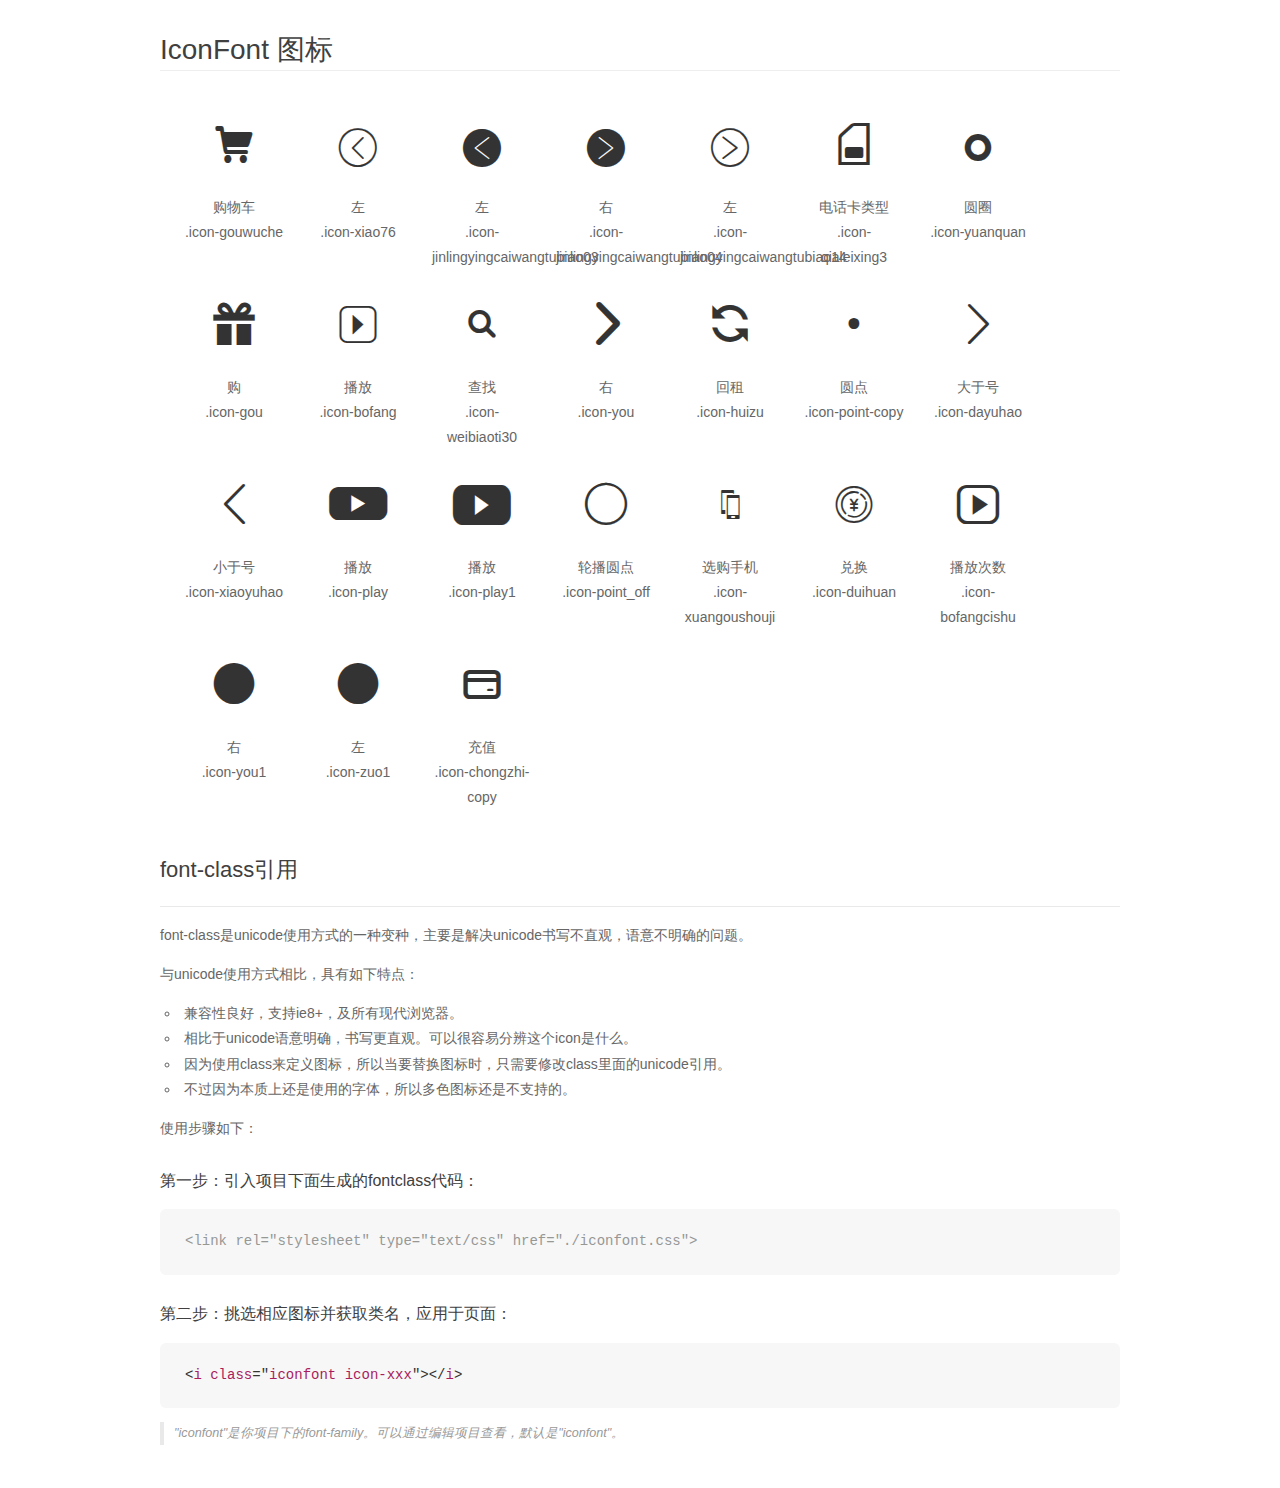
<file: images/inside/download/font_4rmute24lf5stt9/demo_fontclass.html>
<!DOCTYPE html>
<html>
<head>
    <meta charset="utf-8"/>
    <title>IconFont</title>
    <link rel="stylesheet" href="demo.css">
    <link rel="stylesheet" href="iconfont.css">
</head>
<body>
    <div class="main markdown">
        <h1>IconFont 图标</h1>
        <ul class="icon_lists clear">
            
                <li>
                <i class="icon iconfont icon-gouwuche"></i>
                    <div class="name">购物车</div>
                    <div class="fontclass">.icon-gouwuche</div>
                </li>
            
                <li>
                <i class="icon iconfont icon-xiao76"></i>
                    <div class="name">左</div>
                    <div class="fontclass">.icon-xiao76</div>
                </li>
            
                <li>
                <i class="icon iconfont icon-jinlingyingcaiwangtubiao03"></i>
                    <div class="name">左</div>
                    <div class="fontclass">.icon-jinlingyingcaiwangtubiao03</div>
                </li>
            
                <li>
                <i class="icon iconfont icon-jinlingyingcaiwangtubiao04"></i>
                    <div class="name">右</div>
                    <div class="fontclass">.icon-jinlingyingcaiwangtubiao04</div>
                </li>
            
                <li>
                <i class="icon iconfont icon-jinlingyingcaiwangtubiao14"></i>
                    <div class="name">左</div>
                    <div class="fontclass">.icon-jinlingyingcaiwangtubiao14</div>
                </li>
            
                <li>
                <i class="icon iconfont icon-qialeixing3"></i>
                    <div class="name">电话卡类型</div>
                    <div class="fontclass">.icon-qialeixing3</div>
                </li>
            
                <li>
                <i class="icon iconfont icon-yuanquan"></i>
                    <div class="name">圆圈</div>
                    <div class="fontclass">.icon-yuanquan</div>
                </li>
            
                <li>
                <i class="icon iconfont icon-gou"></i>
                    <div class="name">购</div>
                    <div class="fontclass">.icon-gou</div>
                </li>
            
                <li>
                <i class="icon iconfont icon-bofang"></i>
                    <div class="name">播放</div>
                    <div class="fontclass">.icon-bofang</div>
                </li>
            
                <li>
                <i class="icon iconfont icon-weibiaoti30"></i>
                    <div class="name">查找</div>
                    <div class="fontclass">.icon-weibiaoti30</div>
                </li>
            
                <li>
                <i class="icon iconfont icon-you"></i>
                    <div class="name">右</div>
                    <div class="fontclass">.icon-you</div>
                </li>
            
                <li>
                <i class="icon iconfont icon-huizu"></i>
                    <div class="name">回租</div>
                    <div class="fontclass">.icon-huizu</div>
                </li>
            
                <li>
                <i class="icon iconfont icon-point-copy"></i>
                    <div class="name">圆点</div>
                    <div class="fontclass">.icon-point-copy</div>
                </li>
            
                <li>
                <i class="icon iconfont icon-dayuhao"></i>
                    <div class="name">大于号</div>
                    <div class="fontclass">.icon-dayuhao</div>
                </li>
            
                <li>
                <i class="icon iconfont icon-xiaoyuhao"></i>
                    <div class="name">小于号</div>
                    <div class="fontclass">.icon-xiaoyuhao</div>
                </li>
            
                <li>
                <i class="icon iconfont icon-play"></i>
                    <div class="name">播放</div>
                    <div class="fontclass">.icon-play</div>
                </li>
            
                <li>
                <i class="icon iconfont icon-play1"></i>
                    <div class="name">播放</div>
                    <div class="fontclass">.icon-play1</div>
                </li>
            
                <li>
                <i class="icon iconfont icon-point_off"></i>
                    <div class="name">轮播圆点</div>
                    <div class="fontclass">.icon-point_off</div>
                </li>
            
                <li>
                <i class="icon iconfont icon-xuangoushouji"></i>
                    <div class="name">选购手机</div>
                    <div class="fontclass">.icon-xuangoushouji</div>
                </li>
            
                <li>
                <i class="icon iconfont icon-duihuan"></i>
                    <div class="name">兑换</div>
                    <div class="fontclass">.icon-duihuan</div>
                </li>
            
                <li>
                <i class="icon iconfont icon-bofangcishu"></i>
                    <div class="name">播放次数</div>
                    <div class="fontclass">.icon-bofangcishu</div>
                </li>
            
                <li>
                <i class="icon iconfont icon-you1"></i>
                    <div class="name">右</div>
                    <div class="fontclass">.icon-you1</div>
                </li>
            
                <li>
                <i class="icon iconfont icon-zuo1"></i>
                    <div class="name">左</div>
                    <div class="fontclass">.icon-zuo1</div>
                </li>
            
                <li>
                <i class="icon iconfont icon-chongzhi-copy"></i>
                    <div class="name">充值</div>
                    <div class="fontclass">.icon-chongzhi-copy</div>
                </li>
            
        </ul>

        <h2 id="font-class-">font-class引用</h2>
        <hr>

        <p>font-class是unicode使用方式的一种变种，主要是解决unicode书写不直观，语意不明确的问题。</p>
        <p>与unicode使用方式相比，具有如下特点：</p>
        <ul>
        <li>兼容性良好，支持ie8+，及所有现代浏览器。</li>
        <li>相比于unicode语意明确，书写更直观。可以很容易分辨这个icon是什么。</li>
        <li>因为使用class来定义图标，所以当要替换图标时，只需要修改class里面的unicode引用。</li>
        <li>不过因为本质上还是使用的字体，所以多色图标还是不支持的。</li>
        </ul>
        <p>使用步骤如下：</p>
        <h3 id="-fontclass-">第一步：引入项目下面生成的fontclass代码：</h3>


        <pre><code class="lang-js hljs javascript"><span class="hljs-comment">&lt;link rel="stylesheet" type="text/css" href="./iconfont.css"&gt;</span></code></pre>
        <h3 id="-">第二步：挑选相应图标并获取类名，应用于页面：</h3>
        <pre><code class="lang-css hljs">&lt;<span class="hljs-selector-tag">i</span> <span class="hljs-selector-tag">class</span>="<span class="hljs-selector-tag">iconfont</span> <span class="hljs-selector-tag">icon-xxx</span>"&gt;&lt;/<span class="hljs-selector-tag">i</span>&gt;</code></pre>
        <blockquote>
        <p>"iconfont"是你项目下的font-family。可以通过编辑项目查看，默认是"iconfont"。</p>
        </blockquote>
    </div>
</body>
</html>
</file>
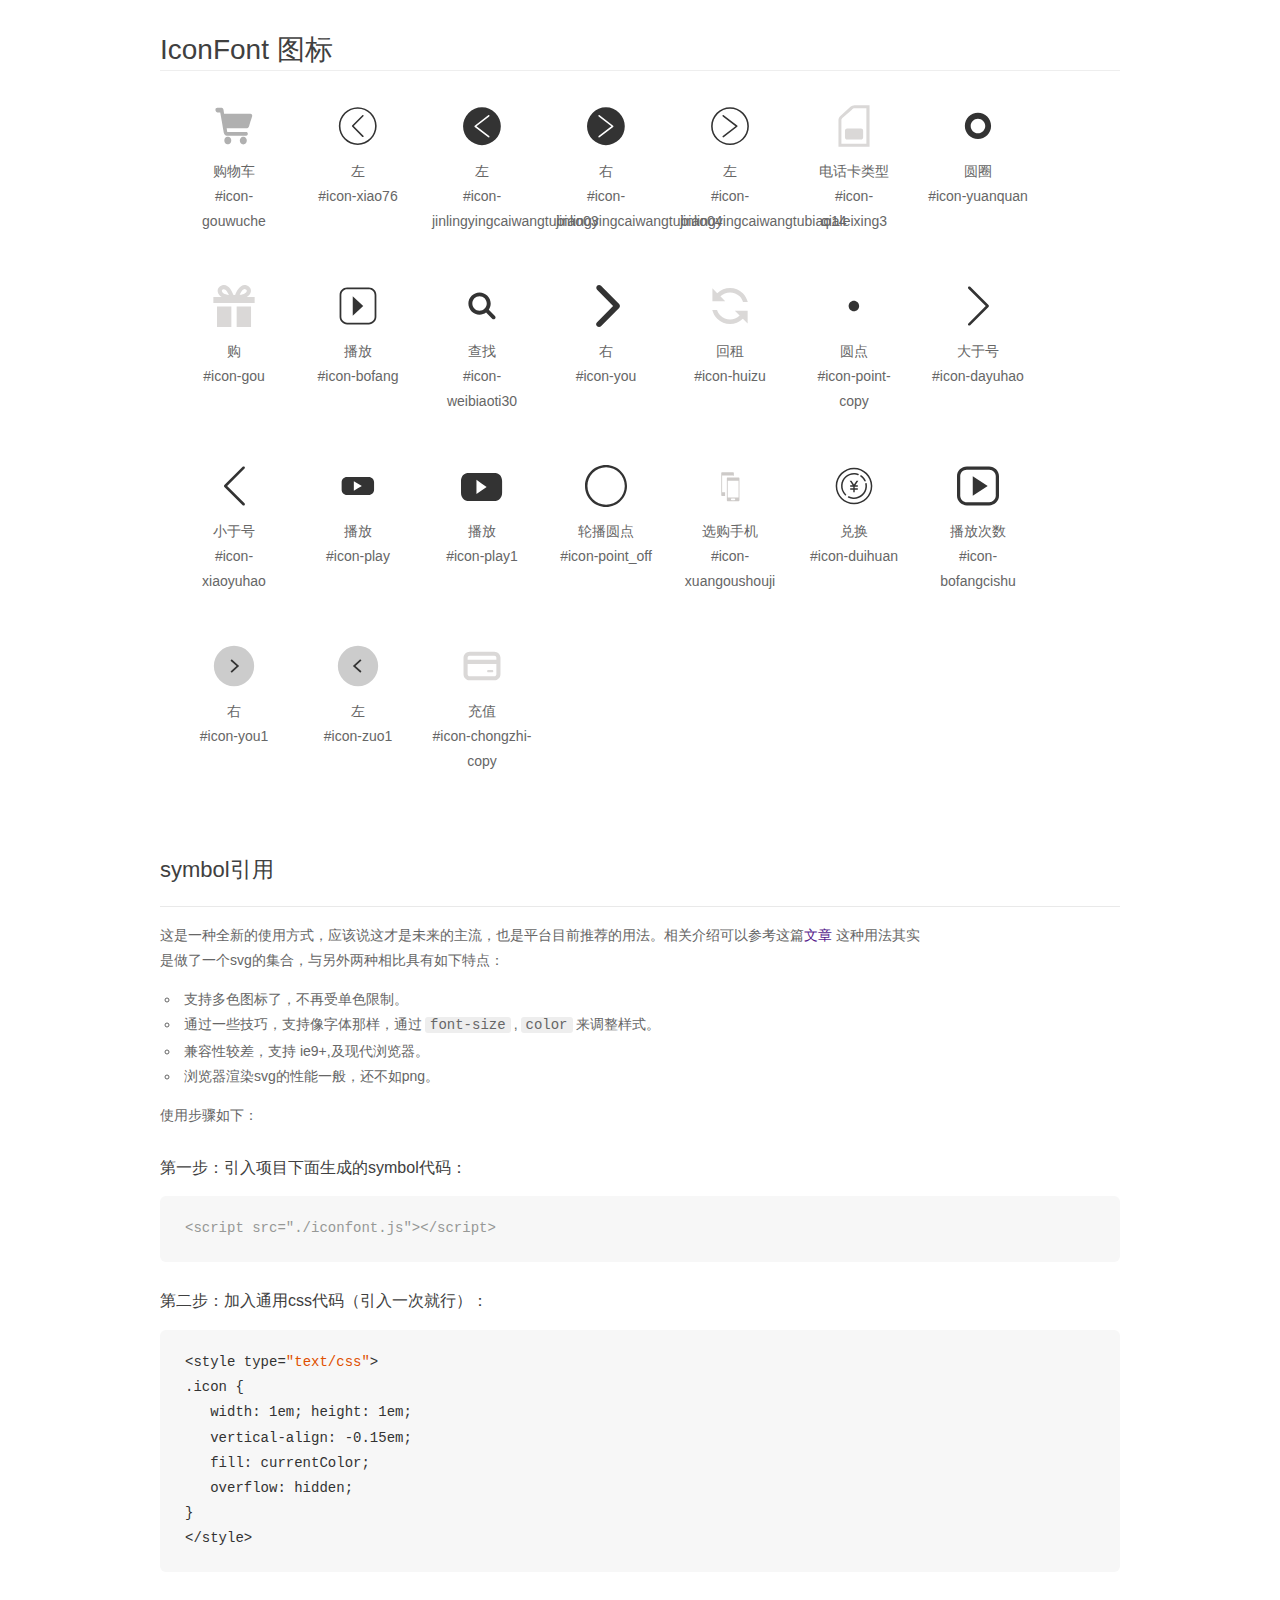
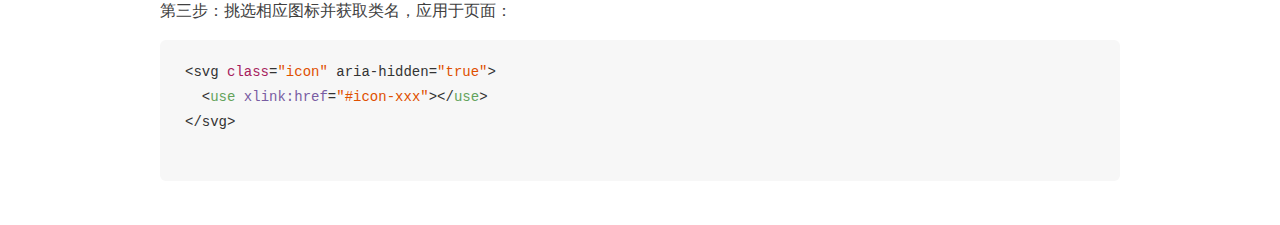
<file: images/inside/download/font_4rmute24lf5stt9/demo_symbol.html>
<!DOCTYPE html>
<html>
<head>
    <meta charset="utf-8"/>
    <title>IconFont</title>
    <link rel="stylesheet" href="demo.css">
    <script src="iconfont.js"></script>

    <style type="text/css">
        .icon {
          /* 通过设置 font-size 来改变图标大小 */
          width: 1em; height: 1em;
          /* 图标和文字相邻时，垂直对齐 */
          vertical-align: -0.15em;
          /* 通过设置 color 来改变 SVG 的颜色/fill */
          fill: currentColor;
          /* path 和 stroke 溢出 viewBox 部分在 IE 下会显示
             normalize.css 中也包含这行 */
          overflow: hidden;
        }

    </style>
</head>
<body>
    <div class="main markdown">
        <h1>IconFont 图标</h1>
        <ul class="icon_lists clear">
            
                <li>
                    <svg class="icon" aria-hidden="true">
                        <use xlink:href="#icon-gouwuche"></use>
                    </svg>
                    <div class="name">购物车</div>
                    <div class="fontclass">#icon-gouwuche</div>
                </li>
            
                <li>
                    <svg class="icon" aria-hidden="true">
                        <use xlink:href="#icon-xiao76"></use>
                    </svg>
                    <div class="name">左</div>
                    <div class="fontclass">#icon-xiao76</div>
                </li>
            
                <li>
                    <svg class="icon" aria-hidden="true">
                        <use xlink:href="#icon-jinlingyingcaiwangtubiao03"></use>
                    </svg>
                    <div class="name">左</div>
                    <div class="fontclass">#icon-jinlingyingcaiwangtubiao03</div>
                </li>
            
                <li>
                    <svg class="icon" aria-hidden="true">
                        <use xlink:href="#icon-jinlingyingcaiwangtubiao04"></use>
                    </svg>
                    <div class="name">右</div>
                    <div class="fontclass">#icon-jinlingyingcaiwangtubiao04</div>
                </li>
            
                <li>
                    <svg class="icon" aria-hidden="true">
                        <use xlink:href="#icon-jinlingyingcaiwangtubiao14"></use>
                    </svg>
                    <div class="name">左</div>
                    <div class="fontclass">#icon-jinlingyingcaiwangtubiao14</div>
                </li>
            
                <li>
                    <svg class="icon" aria-hidden="true">
                        <use xlink:href="#icon-qialeixing3"></use>
                    </svg>
                    <div class="name">电话卡类型</div>
                    <div class="fontclass">#icon-qialeixing3</div>
                </li>
            
                <li>
                    <svg class="icon" aria-hidden="true">
                        <use xlink:href="#icon-yuanquan"></use>
                    </svg>
                    <div class="name">圆圈</div>
                    <div class="fontclass">#icon-yuanquan</div>
                </li>
            
                <li>
                    <svg class="icon" aria-hidden="true">
                        <use xlink:href="#icon-gou"></use>
                    </svg>
                    <div class="name">购</div>
                    <div class="fontclass">#icon-gou</div>
                </li>
            
                <li>
                    <svg class="icon" aria-hidden="true">
                        <use xlink:href="#icon-bofang"></use>
                    </svg>
                    <div class="name">播放</div>
                    <div class="fontclass">#icon-bofang</div>
                </li>
            
                <li>
                    <svg class="icon" aria-hidden="true">
                        <use xlink:href="#icon-weibiaoti30"></use>
                    </svg>
                    <div class="name">查找</div>
                    <div class="fontclass">#icon-weibiaoti30</div>
                </li>
            
                <li>
                    <svg class="icon" aria-hidden="true">
                        <use xlink:href="#icon-you"></use>
                    </svg>
                    <div class="name">右</div>
                    <div class="fontclass">#icon-you</div>
                </li>
            
                <li>
                    <svg class="icon" aria-hidden="true">
                        <use xlink:href="#icon-huizu"></use>
                    </svg>
                    <div class="name">回租</div>
                    <div class="fontclass">#icon-huizu</div>
                </li>
            
                <li>
                    <svg class="icon" aria-hidden="true">
                        <use xlink:href="#icon-point-copy"></use>
                    </svg>
                    <div class="name">圆点</div>
                    <div class="fontclass">#icon-point-copy</div>
                </li>
            
                <li>
                    <svg class="icon" aria-hidden="true">
                        <use xlink:href="#icon-dayuhao"></use>
                    </svg>
                    <div class="name">大于号</div>
                    <div class="fontclass">#icon-dayuhao</div>
                </li>
            
                <li>
                    <svg class="icon" aria-hidden="true">
                        <use xlink:href="#icon-xiaoyuhao"></use>
                    </svg>
                    <div class="name">小于号</div>
                    <div class="fontclass">#icon-xiaoyuhao</div>
                </li>
            
                <li>
                    <svg class="icon" aria-hidden="true">
                        <use xlink:href="#icon-play"></use>
                    </svg>
                    <div class="name">播放</div>
                    <div class="fontclass">#icon-play</div>
                </li>
            
                <li>
                    <svg class="icon" aria-hidden="true">
                        <use xlink:href="#icon-play1"></use>
                    </svg>
                    <div class="name">播放</div>
                    <div class="fontclass">#icon-play1</div>
                </li>
            
                <li>
                    <svg class="icon" aria-hidden="true">
                        <use xlink:href="#icon-point_off"></use>
                    </svg>
                    <div class="name">轮播圆点</div>
                    <div class="fontclass">#icon-point_off</div>
                </li>
            
                <li>
                    <svg class="icon" aria-hidden="true">
                        <use xlink:href="#icon-xuangoushouji"></use>
                    </svg>
                    <div class="name">选购手机</div>
                    <div class="fontclass">#icon-xuangoushouji</div>
                </li>
            
                <li>
                    <svg class="icon" aria-hidden="true">
                        <use xlink:href="#icon-duihuan"></use>
                    </svg>
                    <div class="name">兑换</div>
                    <div class="fontclass">#icon-duihuan</div>
                </li>
            
                <li>
                    <svg class="icon" aria-hidden="true">
                        <use xlink:href="#icon-bofangcishu"></use>
                    </svg>
                    <div class="name">播放次数</div>
                    <div class="fontclass">#icon-bofangcishu</div>
                </li>
            
                <li>
                    <svg class="icon" aria-hidden="true">
                        <use xlink:href="#icon-you1"></use>
                    </svg>
                    <div class="name">右</div>
                    <div class="fontclass">#icon-you1</div>
                </li>
            
                <li>
                    <svg class="icon" aria-hidden="true">
                        <use xlink:href="#icon-zuo1"></use>
                    </svg>
                    <div class="name">左</div>
                    <div class="fontclass">#icon-zuo1</div>
                </li>
            
                <li>
                    <svg class="icon" aria-hidden="true">
                        <use xlink:href="#icon-chongzhi-copy"></use>
                    </svg>
                    <div class="name">充值</div>
                    <div class="fontclass">#icon-chongzhi-copy</div>
                </li>
            
        </ul>


        <h2 id="symbol-">symbol引用</h2>
        <hr>

        <p>这是一种全新的使用方式，应该说这才是未来的主流，也是平台目前推荐的用法。相关介绍可以参考这篇<a href="">文章</a>
        这种用法其实是做了一个svg的集合，与另外两种相比具有如下特点：</p>
        <ul>
          <li>支持多色图标了，不再受单色限制。</li>
          <li>通过一些技巧，支持像字体那样，通过<code>font-size</code>,<code>color</code>来调整样式。</li>
          <li>兼容性较差，支持 ie9+,及现代浏览器。</li>
          <li>浏览器渲染svg的性能一般，还不如png。</li>
        </ul>
        <p>使用步骤如下：</p>
        <h3 id="-symbol-">第一步：引入项目下面生成的symbol代码：</h3>
        <pre><code class="lang-js hljs javascript"><span class="hljs-comment">&lt;script src="./iconfont.js"&gt;&lt;/script&gt;</span></code></pre>
        <h3 id="-css-">第二步：加入通用css代码（引入一次就行）：</h3>
        <pre><code class="lang-js hljs javascript">&lt;style type=<span class="hljs-string">"text/css"</span>&gt;
.icon {
   width: <span class="hljs-number">1</span>em; height: <span class="hljs-number">1</span>em;
   vertical-align: <span class="hljs-number">-0.15</span>em;
   fill: currentColor;
   overflow: hidden;
}
&lt;<span class="hljs-regexp">/style&gt;</span></code></pre>
        <h3 id="-">第三步：挑选相应图标并获取类名，应用于页面：</h3>
        <pre><code class="lang-js hljs javascript">&lt;svg <span class="hljs-class"><span class="hljs-keyword">class</span></span>=<span class="hljs-string">"icon"</span> aria-hidden=<span class="hljs-string">"true"</span>&gt;<span class="xml"><span class="hljs-tag">
  &lt;<span class="hljs-name">use</span> <span class="hljs-attr">xlink:href</span>=<span class="hljs-string">"#icon-xxx"</span>&gt;</span><span class="hljs-tag">&lt;/<span class="hljs-name">use</span>&gt;</span>
</span>&lt;<span class="hljs-regexp">/svg&gt;
        </span></code></pre>
    </div>
</body>
</html>
</file>
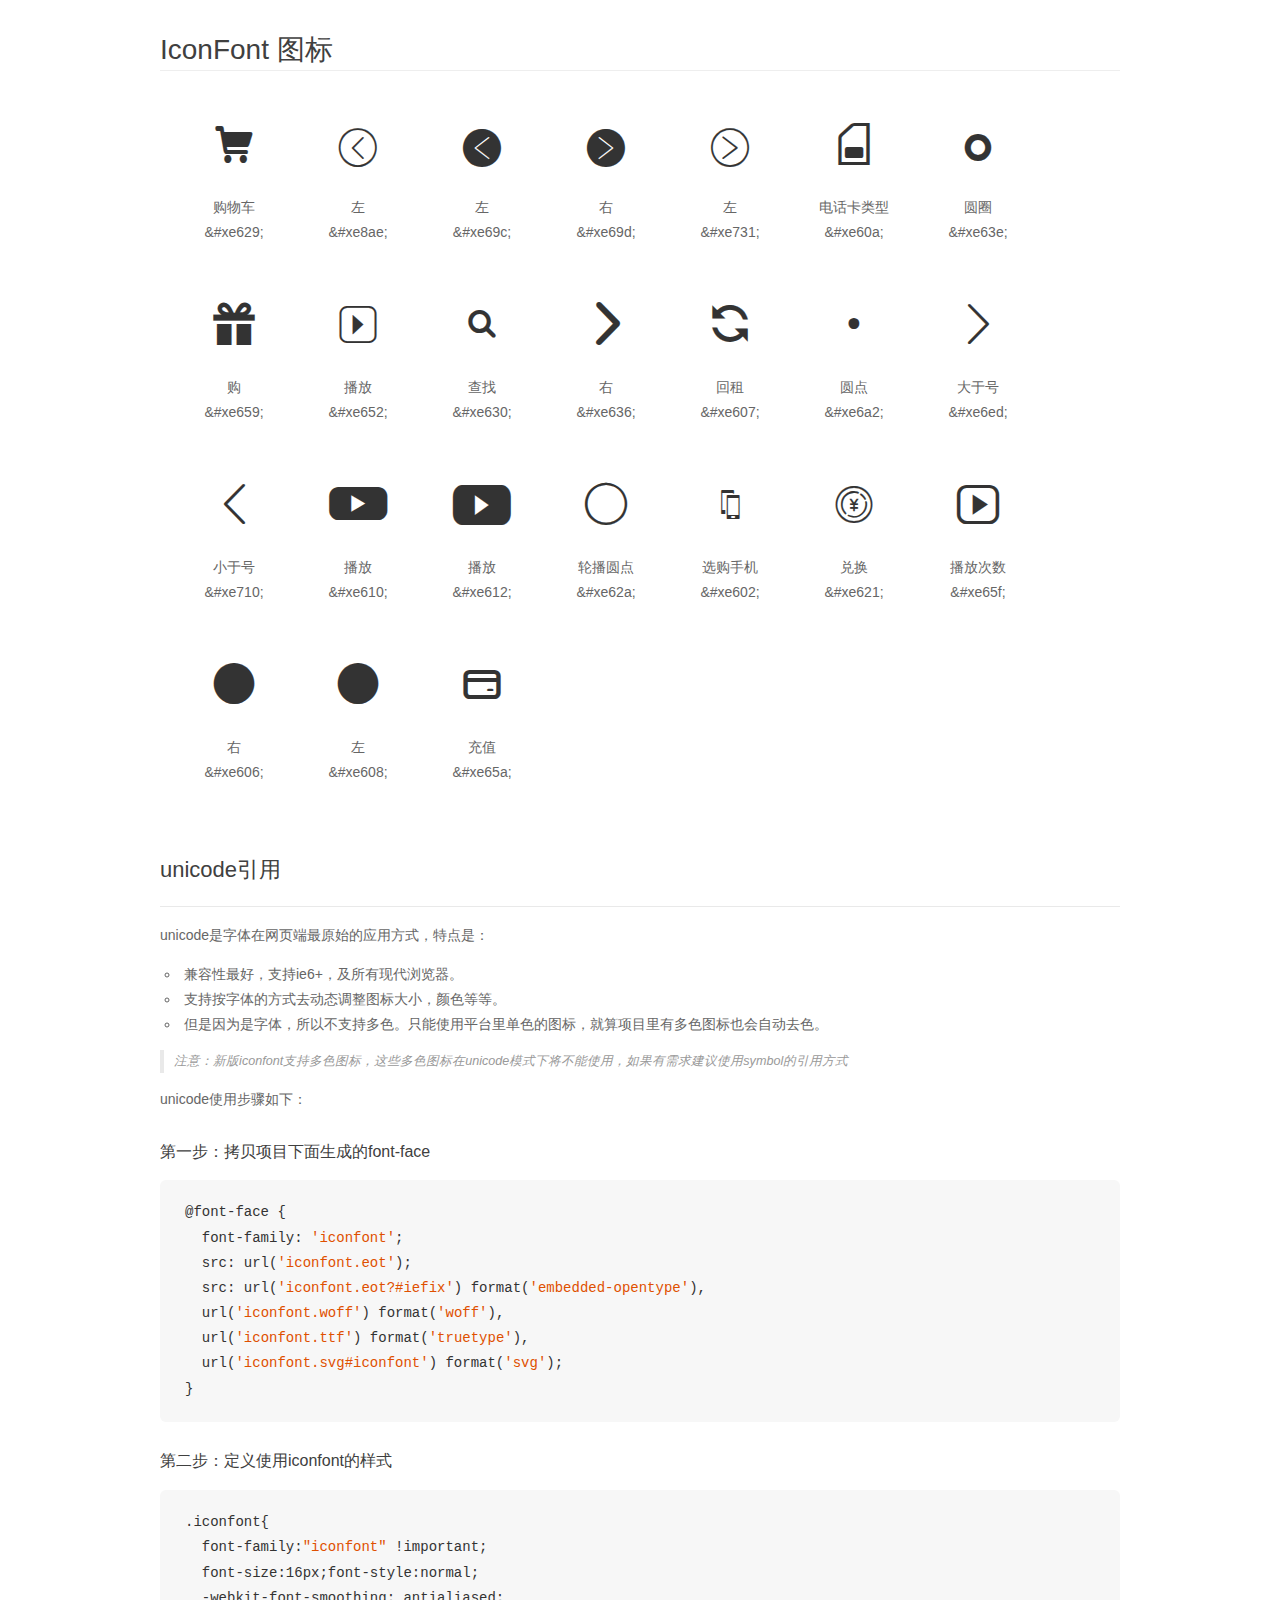
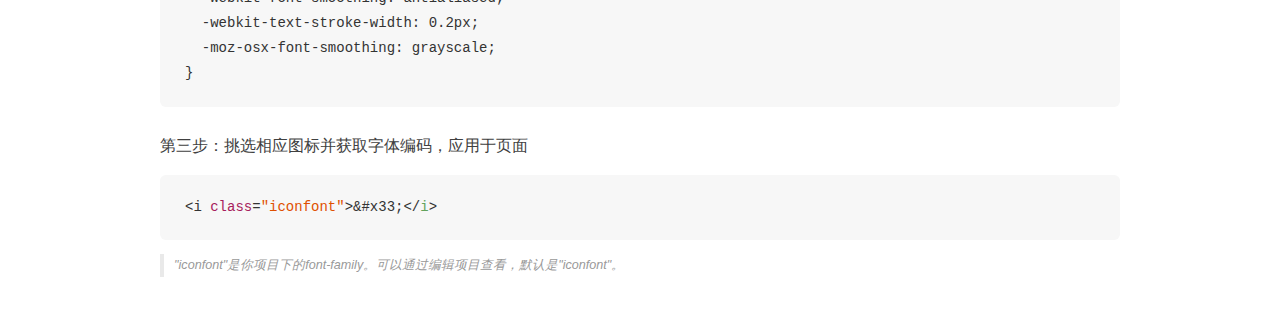
<file: images/inside/download/font_4rmute24lf5stt9/demo_unicode.html>
<!DOCTYPE html>
<html>
<head>
    <meta charset="utf-8"/>
    <title>IconFont</title>
    <link rel="stylesheet" href="demo.css">

    <style type="text/css">

        @font-face {font-family: "iconfont";
          src: url('iconfont.eot'); /* IE9*/
          src: url('iconfont.eot#iefix') format('embedded-opentype'), /* IE6-IE8 */
          url('iconfont.woff') format('woff'), /* chrome, firefox */
          url('iconfont.ttf') format('truetype'), /* chrome, firefox, opera, Safari, Android, iOS 4.2+*/
          url('iconfont.svg#iconfont') format('svg'); /* iOS 4.1- */
        }

        .iconfont {
          font-family:"iconfont" !important;
          font-size:16px;
          font-style:normal;
          -webkit-font-smoothing: antialiased;
          -webkit-text-stroke-width: 0.2px;
          -moz-osx-font-smoothing: grayscale;
        }

    </style>
</head>
<body>
    <div class="main markdown">
        <h1>IconFont 图标</h1>
        <ul class="icon_lists clear">
            
                <li>
                <i class="icon iconfont">&#xe629;</i>
                    <div class="name">购物车</div>
                    <div class="code">&amp;#xe629;</div>
                </li>
            
                <li>
                <i class="icon iconfont">&#xe8ae;</i>
                    <div class="name">左</div>
                    <div class="code">&amp;#xe8ae;</div>
                </li>
            
                <li>
                <i class="icon iconfont">&#xe69c;</i>
                    <div class="name">左</div>
                    <div class="code">&amp;#xe69c;</div>
                </li>
            
                <li>
                <i class="icon iconfont">&#xe69d;</i>
                    <div class="name">右</div>
                    <div class="code">&amp;#xe69d;</div>
                </li>
            
                <li>
                <i class="icon iconfont">&#xe731;</i>
                    <div class="name">左</div>
                    <div class="code">&amp;#xe731;</div>
                </li>
            
                <li>
                <i class="icon iconfont">&#xe60a;</i>
                    <div class="name">电话卡类型</div>
                    <div class="code">&amp;#xe60a;</div>
                </li>
            
                <li>
                <i class="icon iconfont">&#xe63e;</i>
                    <div class="name">圆圈</div>
                    <div class="code">&amp;#xe63e;</div>
                </li>
            
                <li>
                <i class="icon iconfont">&#xe659;</i>
                    <div class="name">购</div>
                    <div class="code">&amp;#xe659;</div>
                </li>
            
                <li>
                <i class="icon iconfont">&#xe652;</i>
                    <div class="name">播放</div>
                    <div class="code">&amp;#xe652;</div>
                </li>
            
                <li>
                <i class="icon iconfont">&#xe630;</i>
                    <div class="name">查找</div>
                    <div class="code">&amp;#xe630;</div>
                </li>
            
                <li>
                <i class="icon iconfont">&#xe636;</i>
                    <div class="name">右</div>
                    <div class="code">&amp;#xe636;</div>
                </li>
            
                <li>
                <i class="icon iconfont">&#xe607;</i>
                    <div class="name">回租</div>
                    <div class="code">&amp;#xe607;</div>
                </li>
            
                <li>
                <i class="icon iconfont">&#xe6a2;</i>
                    <div class="name">圆点</div>
                    <div class="code">&amp;#xe6a2;</div>
                </li>
            
                <li>
                <i class="icon iconfont">&#xe6ed;</i>
                    <div class="name">大于号</div>
                    <div class="code">&amp;#xe6ed;</div>
                </li>
            
                <li>
                <i class="icon iconfont">&#xe710;</i>
                    <div class="name">小于号</div>
                    <div class="code">&amp;#xe710;</div>
                </li>
            
                <li>
                <i class="icon iconfont">&#xe610;</i>
                    <div class="name">播放</div>
                    <div class="code">&amp;#xe610;</div>
                </li>
            
                <li>
                <i class="icon iconfont">&#xe612;</i>
                    <div class="name">播放</div>
                    <div class="code">&amp;#xe612;</div>
                </li>
            
                <li>
                <i class="icon iconfont">&#xe62a;</i>
                    <div class="name">轮播圆点</div>
                    <div class="code">&amp;#xe62a;</div>
                </li>
            
                <li>
                <i class="icon iconfont">&#xe602;</i>
                    <div class="name">选购手机</div>
                    <div class="code">&amp;#xe602;</div>
                </li>
            
                <li>
                <i class="icon iconfont">&#xe621;</i>
                    <div class="name">兑换</div>
                    <div class="code">&amp;#xe621;</div>
                </li>
            
                <li>
                <i class="icon iconfont">&#xe65f;</i>
                    <div class="name">播放次数</div>
                    <div class="code">&amp;#xe65f;</div>
                </li>
            
                <li>
                <i class="icon iconfont">&#xe606;</i>
                    <div class="name">右</div>
                    <div class="code">&amp;#xe606;</div>
                </li>
            
                <li>
                <i class="icon iconfont">&#xe608;</i>
                    <div class="name">左</div>
                    <div class="code">&amp;#xe608;</div>
                </li>
            
                <li>
                <i class="icon iconfont">&#xe65a;</i>
                    <div class="name">充值</div>
                    <div class="code">&amp;#xe65a;</div>
                </li>
            
        </ul>
        <h2 id="unicode-">unicode引用</h2>
        <hr>

        <p>unicode是字体在网页端最原始的应用方式，特点是：</p>
        <ul>
        <li>兼容性最好，支持ie6+，及所有现代浏览器。</li>
        <li>支持按字体的方式去动态调整图标大小，颜色等等。</li>
        <li>但是因为是字体，所以不支持多色。只能使用平台里单色的图标，就算项目里有多色图标也会自动去色。</li>
        </ul>
        <blockquote>
        <p>注意：新版iconfont支持多色图标，这些多色图标在unicode模式下将不能使用，如果有需求建议使用symbol的引用方式</p>
        </blockquote>
        <p>unicode使用步骤如下：</p>
        <h3 id="-font-face">第一步：拷贝项目下面生成的font-face</h3>
        <pre><code class="lang-js hljs javascript">@font-face {
  font-family: <span class="hljs-string">'iconfont'</span>;
  src: url(<span class="hljs-string">'iconfont.eot'</span>);
  src: url(<span class="hljs-string">'iconfont.eot?#iefix'</span>) format(<span class="hljs-string">'embedded-opentype'</span>),
  url(<span class="hljs-string">'iconfont.woff'</span>) format(<span class="hljs-string">'woff'</span>),
  url(<span class="hljs-string">'iconfont.ttf'</span>) format(<span class="hljs-string">'truetype'</span>),
  url(<span class="hljs-string">'iconfont.svg#iconfont'</span>) format(<span class="hljs-string">'svg'</span>);
}
</code></pre>
        <h3 id="-iconfont-">第二步：定义使用iconfont的样式</h3>
        <pre><code class="lang-js hljs javascript">.iconfont{
  font-family:<span class="hljs-string">"iconfont"</span> !important;
  font-size:<span class="hljs-number">16</span>px;font-style:normal;
  -webkit-font-smoothing: antialiased;
  -webkit-text-stroke-width: <span class="hljs-number">0.2</span>px;
  -moz-osx-font-smoothing: grayscale;
}
</code></pre>
        <h3 id="-">第三步：挑选相应图标并获取字体编码，应用于页面</h3>
        <pre><code class="lang-js hljs javascript">&lt;i <span class="hljs-class"><span class="hljs-keyword">class</span></span>=<span class="hljs-string">"iconfont"</span>&gt;&amp;#x33;<span class="xml"><span class="hljs-tag">&lt;/<span class="hljs-name">i</span>&gt;</span></span></code></pre>

        <blockquote>
        <p>"iconfont"是你项目下的font-family。可以通过编辑项目查看，默认是"iconfont"。</p>
        </blockquote>
    </div>


</body>
</html>
</file>
<file: style/xiaomi.css>
@font-face {
  font-family: 'iconfont';
  src: url('iconfont.eot');
  src: url('iconfont.eot?#iefix') format('embedded-opentype'),
  url('iconfont.woff') format('woff'),
  url('iconfont.ttf') format('truetype'),
  url('iconfont.svg#iconfont') format('svg');
}
.iconfont{
  font-family:"iconfont" !important;
  font-size:16px;font-style:normal;
  -webkit-font-smoothing: antialiased;
  -webkit-text-stroke-width: 0.2px;
  -moz-osx-font-smoothing: grayscale;
}
*{
	margin: 0px;
	padding: 0px;
}
.header{
	width: 100%;
	height: 100%;
}
.header .nav-top{
	width: 100%;
	height: 40px;
	background-color: #333333;
	display: block;
}
 .nav-top .nav-center{
	width: 1226px;
	height: 40px;
	margin: 0px auto;
}


 .nav-top .nav-center .part-one{
	width: 587px;
	height: 40px;
	float: left;
}
.nav-top .nav-center .part-one li p a{
	text-decoration: none;
	font: 12px/1.5 "Helvetica Neue",Helvetica,Arial,"Microsoft Yahei","Hiragino Sans GB","Heiti SC","WenQuanYi Micro Hei",sans-serif;
	color:#B0B0B0;
	line-height: 40px;
	float: left;
	margin-right: 16px;
}
 .nav-top .nav-center .part-one li p a:hover{
	color: white;
}
.nav-top .nav-center .part-two {
	width: 148px;
	height: 40px;
	position: absolute;
	left: 960px;
	top: 14px;
}

 .ui-widget-header{
	background-color: #FF6700  !important; 
}
.ui-state-active, .ui-widget-content .ui-state-active, .ui-widget-header .ui-state-active, a.ui-button:active, .ui-button:active, .ui-button.ui-state-active:hover{
	background-color: #FF6700  !important; 
	border: 1px solid #FF6700  !important; 
}
.ui-button .ui-icon{
	background-image: url("../js/images/ui-icons_777777_256x240.png") !important; 
}
/*登陆后有效期一周的样式*/
#log input{
    border-radius: 4px;
    text-indent: 5px;
    border: 1px solid #ccc;
    height: 24px;
    width: 200px;
    font-size: 14px;
}
#log p.week{
  float:right;
  margin:5px 30px 0 0;
}
#log p.week-checkbox{
  /*float:left;*/
}
input#expires{
  width:12px;
  position: relative;
  top: -20px;
  left: 20px;
}

#reg p,#log p,#question p{
  margin: 2px 0 10px 0;
  padding: 0;
}
#reg input,#log input,#question input{
 border-radius: 4px;
 text-indent: 5px;
 border: 1px solid #ccc;
 height: 24px;
 width: 200px;
 font-size: 14px;
}
#reg .star,#log .star{
  color: maroon;
   font-size: 22px;
   position: relative;
   top:4px;
}
#reg  p label,#log  p label,#question p label{
  color: #666;
  font-size: 14px;
}
/*更改jquery UI主题的对话框的header的背景和下面的字体*/
.ui-widget-header{
  background:#076CD1;
}
.ui-dialog-title{
  color: white;
  font-size: 18px;
}
.ui-widget .ui-widget{
  font-size: 14px;
}
#header .header-register a{
  text-decoration: none;
  color: white;
}
/*更改tooltip工具提示的颜色*/
#reg .red,#log .red.#question .red{
  color: maroon;
}
/*自动下拉补全UI，改变其字体颜色，背景色*/
.ui-menu .ui-menu-item {
  color:#666;
}
/*日历UI的今天的单元格的CSS样式,类名里不能有ui-state-default*/
.ui-datepicker-today  .ui-state-highlight {
  /*color: #f60;
  background-color: #007fff;*/
}
/*日历UI的选定的单元格的样式，类名里不能有ui-state-default*/
/*当你选今天为选定日期，选定日期的样式覆盖今天的样式*/
.ui-datepicker-current-day .ui-state-active{
    background-color: #007FFF;
    color: white;
  }

  /*给ol.reg-error设置样式*/
#reg ol.reg-error,#log ol.log-error{
  color: maroon;
  font-size: 14px;
  margin: 0 0 0 20px;
  padding: 0;
}
/*提示错误增加样式*/
#reg ol.reg-error li,#log ol.log-error li{
  padding: 4px 0 4px 0 ;
}

#reg .succ,#log .succ{
  background: url(images/currect.png);
  background-repeat: no-repeat;
  /*内联块*/
  display: inline-block;
  width: 20px;
  height: 19px;
}
/*给提交的时候，一个正在loading中设样式*/

 .nav-center .part-two li p a{
	text-decoration: none;
	font: 12px/1.5 "Helvetica Neue",Helvetica,Arial,"Microsoft Yahei","Hiragino Sans GB","Heiti SC","WenQuanYi Micro Hei",sans-serif;
	color:#757575;
	line-height: 40px;
	float: left;
	margin-right: 16px;
	color: #B0B0B0;
	line-height: 10px;
}
.nav-center .part-two li p a:hover{
	color: white;
}
 .nav-center .part-three {
	width: 120px;
	height: 40px;
	float: right;
	position: relative;
	font: 14px/1.5 "Helvetica Neue",Helvetica,Arial,"Microsoft Yahei","Hiragino Sans GB","Heiti SC","WenQuanYi Micro Hei",sans-serif;
}
.nav-center .part-three:hover .gouwu {
	color:#FF6700;
	background-color: white;
}
.nav-center .part-three:hover .shop-pull{
	height: 100px;
}
.nav-center .part-three .gouwu {
	width: 120px;
	height: 40px;
	background-color: #424242;
	float: right;
	text-align: center;
	line-height: 40px;
	text-decoration: none;
	font-size: 13px;
	color: #B0B0B0;
}
.nav-center .part-three .shop-pull{
	width: 365px;
	height: 0px;
	float: right;
	box-shadow: 0px 2px 10px rgba(0,0,0,0.15 );
	position: absolute;
	top: 40px;
	right: 0px;
	overflow: hidden;
	line-height: 100px;
	transition: all 0.2s;
	z-index: 30;
	background-color: white;
}
 .nav-center .part-three .shop-pull .shop-title{
	text-align: center;
	color: black;
	text-decoration: none;
	font-size: 10px;
}
             /*图片区*/
.header .nav-two{
	width: 100%;
	height: 100px;
	display: block;
}

 .nav-two .two-center{
	width: 1226px;
	height: 100%;
	margin: 0 auto;
	position:relative;
}
#talk{
	/*position: absolute;
	top:40px;*/

	font: 13px/2 "Helvetica Neue",Helvetica,Arial,"Microsoft Yahei","Hiragino Sans GB","Heiti SC","WenQuanYi Micro Hei",sans-serif;
	width: 42px;
	height: 90px;
	background-color: #333333;
	z-index:10;
	position:absolute;
	padding-top: 5px;
	left:94px;
	top:-7px;
	display:none;
}
#talk li,#read li {
	text-decoration: none;
	color:#B0B0B0;
	text-align:center;
	cursor:pointer;
}
#read{
	font: 12px/2.3 "Helvetica Neue",Helvetica,Arial,"Microsoft Yahei","Hiragino Sans GB","Heiti SC","WenQuanYi Micro Hei",sans-serif;
	width: 65px;
	height: 90px;
	background-color: #333333;
	z-index:10;
	position:absolute;
	padding-top: 5px;
	left:174px;
	top:-7px;
	display:none;
}
.nav-two .two-center .two-logo{
	background-image: url(../images/mi-logo.png);
	background-color:#FF6700;
	float: left;
	width: 55px;
	height: 55px;
	margin-top: 22px;
	background-position: center;
	margin-right: 180px;
	position: relative;
    animation: text 4s 1;
}
@keyframes text {
        0%{
           top:0px; left: 0px;
          transform: rotateZ(0deg);
        }
        25%{
           top:0px; left: 0px;
          transform: rotateZ(30deg);
        }
        50%{
          top:0px; left: 180px; background-color: #FFCA4E;
          transform: rotateZ(720deg);
        }
        75%{
           top:0px; left: 180px; background-color:#BF9A63;
          transform: rotateZ(720deg);
        }
        100%{
          top:0px; left: 0px;
          transform: rotateZ(0deg);
        }
      }
.nav-two .two-center .two-list{
	width: 640px;
	height: 100px;
	float: left;
}
.nav-two .two-center li a{
	font: 16px/1.5 "Helvetica Neue",Helvetica,Arial,"Microsoft Yahei","Hiragino Sans GB","Heiti SC","WenQuanYi Micro Hei",sans-serif;
	line-height: 100px;
	text-decoration: none;
	color: #333333;
	padding-right: 20px;
	float: left;
}
.nav-two .two-center li #community{
	padding-right: 0px;
}
.nav-two .two-center li a:hover{
	color: #FF6700;
}
.nav-two .two-center li .down-pull{
	height: 0px;
	width:100%;
	position: absolute;
	top: 100px;
	left: 0px;
	border-top: 1px solid #E0E0E0;
	border-bottom: 1px solid #E0E0E0;
	box-shadow: 0px 1px 1px rgba(0,0,0,0.15);
	transition: all 0.6s;
	overflow: hidden;
	z-index: 100;
	background-color: white;
}
.nav-two .two-list li:hover .down-pull{
	height: 230px;
}
.nav-two .down-pull ul .first{
	width: 204px;
	height: 230px;
	float: left;
	position: relative;
}
.nav-two ul .first a .pull-photo{
	width: 160px;
	height: 110px;
	margin-left: 25px;
	display: block;
	text-align: center;
	margin-top: 35px;
}
.nav-two ul .first a .diversity{
	width: 1px;
	height: 110px;
	position: absolute;
	top: 35px;
	right: 0px;
	background-color: #E0E0E0;
}
.nav-two ul .first a .pull-note{
	font: 13px/1.5 "Helvetica Neue",Helvetica,Arial,"Microsoft Yahei","Hiragino Sans GB","Heiti SC","WenQuanYi Micro Hei",sans-serif;
	text-decoration: none;
	color: black;
	position: absolute;
	left: 74px;
	bottom: 53px;

}
.nav-two ul .first .pull-money{
	font: 15px/1.5 "Helvetica Neue",Helvetica,Arial,"Microsoft Yahei","Hiragino Sans GB","Heiti SC","WenQuanYi Micro Hei",sans-serif;
	text-decoration: none;
	color: #FF6700;
	left: 72px;
	bottom: 23px;
	position: absolute;
}
.nav-two .two-list .second-pull{
	width: 204px;
	height: 230px;
	float: left;
	position: relative;
}
.nav-two .two-center .two-search{
	float: right;
	width: 300px;
	height: 100px;
}
.nav-two .two-search{
	position: relative;
}
.nav-two .two-search .search{
	width: 48px;
	height: 48px;
	border: 1px solid #E0E0E0;
	float: right;
	margin-top: 26px;
	text-decoration: none;
	font-size: 30px;
	text-align: center;
}
.nav-two .two-search .iconfont{
	font-size: 25px;
	line-height: 48px;
	color: #616161;
}
.nav-two .two-search a:hover {
	background-color: #FF6700;
}
.nav-two .two-search .search:hover .iconfont{
	color: white;
}
.nav-two .two-search input{
	float: right;
	height: 48px;
	width: 240px;
  font-size:25px;
	margin-top: 26px;
	border: 1px solid #E0E0E0;
}
.nav-two .two-search .mix{
	font: 10px/1.5 "Helvetica Neue",Helvetica,Arial,"Microsoft Yahei","Hiragino Sans GB","Heiti SC","WenQuanYi Micro Hei",sans-serif;
	line-height: 20px;
	position: absolute;
	right: 175px;
	top: 40px;
	background-color: #EEEEEE;
	color:  #757575;
	text-decoration: none;
}
.nav-two .two-search .TV{
	font: 10px/1.5 "Helvetica Neue",Helvetica,Arial,"Microsoft Yahei","Hiragino Sans GB","Heiti SC","WenQuanYi Micro Hei",sans-serif;
	line-height: 20px;
	position: absolute;
	right: 95px;
	top: 40px;
	background-color: #EEEEEE;
	color:  #757575;
	text-decoration: none;
}
  /*左边清单和右边背景大图*/
.header .nav-big{
	width: 1226px;
	height: 646px;
	display: block;
	margin: 0 auto;
}
/*.header .nav-photo{
	width: 1226px;
	height: 460px;
	display: block;
	margin: 0 auto;
	background-image: url(../images/xiaomi-1.jpg)
}*/
.header .nav-big .ck-slide .photo-left{
	width: 234px;
	height: 460px;
	background-color: rgba(0,0,0,0.6);
 	 position: relative;
  	z-index: 99;
}
.nav-big  .photo-left .left-center{
	width: 234px;
	height: 426px;
	position: absolute;
	top: 17px;
}
.nav-big  .phone{
	width: 234px;
	height: 42px;
	display: block;
}
.nav-big  .phone .card{
	text-decoration: none;
	color: white;
	font:15px/1.5 "Helvetica Neue",Helvetica,Arial,"Microsoft Yahei","Hiragino Sans GB","Heiti SC","WenQuanYi Micro Hei",sans-serif;
	line-height: 42px;
	padding-left: 30px;
	float: left;
	width: 234px;
}
.nav-big  ul li .card i{
	color: #AFAFAF;
	float: right;
	margin-right: 20px;
}
.nav-big  .phone  .card:hover {
	background-color: #FF6700;
}
.nav-big  .phone .photo-one{
	position: absolute;
	left: 234px;
	top: -17px;
	width: 800px;
	height: 460px;
	z-index: 33;
	background-color: white;
	display: none;
		box-shadow: 2px 6px 5px rgba(0,0,0,0.15);
}
.nav-big  .phone:hover .photo-one{
	display: block;
}
.nav-big  .phone  li{
	width: 266px;
	height: 66px;
	float: left;
}
.nav-big  .phone  li a:hover .xiaomi-note{
	color: #FF6700;
}
.nav-big  .phone  li a .Note{
	width: 40px;
	height: 40px;
	line-height: 40px;
	float: left;
	margin-left: 15px;
	margin-top: 13px;
}
.nav-big  .phone  li a .xiaomi-note{
	text-decoration: none;
	float: left;
	font:14px/1.5 "Helvetica Neue",Helvetica,Arial,"Microsoft Yahei","Hiragino Sans GB","Heiti SC","WenQuanYi Micro Hei",sans-serif;
	color: black;
	margin-left: 10px;
	margin-top: 22px;
}
.nav-big  .phone li .choose a{
	text-decoration: none;
	font:10px/1.5 "Helvetica Neue",Helvetica,Arial,"Microsoft Yahei","Hiragino Sans GB","Heiti SC","WenQuanYi Micro Hei",sans-serif;
	color: #FF6700;
	float:right;
	width: 58px;
	height: 22px;
	border: 1px solid #FF6700;
	line-height: 22px;
	text-align: center;
	margin-top: 22px;
}
.nav-big  .phone  li .choose a:hover{
	color: white;
	background-color:  #FF6700;
}
.nav-big  .phone .photo-two{
	position: absolute;
	left: 234px;
	top: -17px;
	width: 534px;
	height: 460px;
	z-index: 33;
	background-color: white;
	display: none;
	transition:all .2s;
	box-shadow: 2px 6px 5px rgba(0,0,0,0.15);
}
.nav-big  .phone:hover .photo-two{
	display: block;
}
/*中间icon 和右边半截图*/
.header .nav-big  .center-pic{
	width: 1226px;
	height: 170px;
  margin:14px auto;
	display: block;
}
.nav-big  .center-pic .center-icon{
	width: 234px;
	height: 170px;
	padding:3px;
	background-color: #5F5750;
	float: left;
}
.nav-big  .center-pic .icon-one{
	width: 75px;
	height: 82px;
	padding: 0px 3px;
	float: left;
}
.nav-big  .center-pic .icon-one a{
	text-decoration: none;
}
.nav-big  .center-pic .icon-one :hover .iconfont{
	color: white;
}
.nav-big  .center-pic .icon-one :hover .shopping{
	color: white;
}
.nav-big  .center-pic .icon-one .iconfont{
	text-decoration: none;
	font:28px/1.5 "Helvetica Neue",Helvetica,Arial,"Microsoft Yahei","Hiragino Sans GB","Heiti SC","WenQuanYi Micro Hei",sans-serif;
	color: #CFCDCB;
	padding-left: 19px;
	padding-top:15px;
	display: block;
}
.nav-big  .center-pic .icon-one .shopping{
	text-decoration: none;
	font:12px/1.5 "Helvetica Neue",Helvetica,Arial,"Microsoft Yahei","Hiragino Sans GB","Heiti SC","WenQuanYi Micro Hei",sans-serif;
	color: #CFCDCB;
	text-align: center;
}
.nav-big  .center-pic .center-right-pic{
	width: 990px;
	height: 170px;
	float: right;
}
.nav-big  .center-right-pic li a img{
	width: 330px;
	height: 170px;
	padding-left: 14px;
	float: left;
	background-size: 50%;
}
/*小米明星单品*/
.main{
	width: 1226px;
	height: 438px;
	background-color: white;
	margin: 0 auto;
	margin-top: 26px;
}
.main .xiaomi-star{
	width: 100%;
	height: 58px;
}
.main .xiaomi-star p {
	width: 180px;
	height: 58px;
	font: 22px/1.5 "Helvetica Neue",Helvetica,Arial,"Microsoft Yahei","Hiragino Sans GB","Heiti SC","WenQuanYi Micro Hei",sans-serif;
	text-decoration: none;
	color: black;
	line-height: 58px;
	float: left;
}
.main .xiaomi-star .more{
	width: 36px;
	height: 24px;
	border: 1px solid #E0E0E0;
	float: right;
	margin-top: 17px;
}
.main .xiaomi-star .more a{
	text-decoration: none;
}
.main .xiaomi-star .more:hover .iconfont{
	color: #FF6700;
}
.main .xiaomi-star .more a .iconfont{
	text-align: center;
	display: block;
	color: #B0B0B0;
	font-weight: bolder;
	line-height: 24px;
}
.main .xiaomi-star .less{
	width: 36px;
	height: 24px;
	border: 1px solid #E0E0E0;
	float: right;
	margin-top: 17px;
}
.main .xiaomi-star .less a{
	text-decoration: none;
}
.main .xiaomi-star .less a .iconfont{
	text-align: center;
	display: block;
	color: #B0B0B0;
	font-weight: bolder;
	line-height: 24px;
}
.main .xiaomi-star .less:hover .iconfont{
	color: #FF6700;
}
.main .xiaomi-roll{
	width: 1226px;
	height: 380px;
	padding-bottom: 40px;
}
.main .xiaomi-roll .roll-one{
	width: 234px;
	height: 340px;
	border-top:1px solid orange;
	background-color: #FAFAFA;
	margin-right: 13px;
	float: left;
}
.main .xiaomi-roll .roll-one a img{
	width: 160px;
	height: 160px;
	background-size: 50%;
	margin: 35px 35px 15px 35px;
}
.main .xiaomi-roll .roll-one a{
	text-decoration: none;
}
.main .xiaomi-roll .roll-one a p{
	text-align: center;
	font:15px/1.5 "Helvetica Neue",Helvetica,Arial,"Microsoft Yahei","Hiragino Sans GB","Heiti SC","WenQuanYi Micro Hei",sans-serif;
	color: black;
}
.main .xiaomi-roll .roll-one .description{
	text-align: center;
	font:12px/1.5 "Helvetica Neue",Helvetica,Arial,"Microsoft Yahei","Hiragino Sans GB","Heiti SC","WenQuanYi Micro Hei",sans-serif;
	color: #B0B0B0;
	line-height: 25px;
}
.main .xiaomi-roll .roll-one .price{
	text-align: center;
	font:16px/1.5 "Helvetica Neue",Helvetica,Arial,"Microsoft Yahei","Hiragino Sans GB","Heiti SC","WenQuanYi Micro Hei",sans-serif;
	color: #FF6709;
	line-height: 50px;
}
.main .xiaomi-roll .roll-five{
	width: 234px;
	height: 340px;
	border-top:1px solid orange;
	background-color: #FAFAFA;
	float: left;
}
.main .xiaomi-roll .roll-five a img{
	width: 160px;
	height: 160px;
	background-size: 50%;
	margin: 35px 35px 15px 35px;
}
.main .xiaomi-roll .roll-five a{
	text-decoration: none;
}
.main .xiaomi-roll .roll-five a p{
	text-align: center;
	font:15px/1.5 "Helvetica Neue",Helvetica,Arial,"Microsoft Yahei","Hiragino Sans GB","Heiti SC","WenQuanYi Micro Hei",sans-serif;
	color: black;
}
.main .xiaomi-roll .roll-five .description-five{
	text-align: center;
	font:12px/1.5 "Helvetica Neue",Helvetica,Arial,"Microsoft Yahei","Hiragino Sans GB","Heiti SC","WenQuanYi Micro Hei",sans-serif;
	color: #B0B0B0;
	line-height: 25px;
}
.main .xiaomi-roll .roll-five .price-five{
	text-align: center;
	font:16px/1.5 "Helvetica Neue",Helvetica,Arial,"Microsoft Yahei","Hiragino Sans GB","Heiti SC","WenQuanYi Micro Hei",sans-serif;
	color: #FF6709;
	line-height: 50px;
}
/*下面 大片 灰色*/
.header .footer-bottom{
	width: 100%;
	height: 4614px;
	padding-top: 60px;
	background-color: #F5F5F5;
}
/*<!-- 智能硬件 -->*/
.footer-bottom .capacity{
	width: 1226px;
	height: 686px;
	margin: 0 auto;
}
.footer-bottom .capacity .capacity-one{
	width: 1226px;
	height: 58px;
}
.footer-bottom .capacity .capacity-one p{
	font:22px/1.5 "Helvetica Neue",Helvetica,Arial,"Microsoft Yahei","Hiragino Sans GB","Heiti SC","WenQuanYi Micro Hei",sans-serif;
	color: black;
	line-height: 58px;
	float: left;
}
.footer-bottom .capacity-one a .iconfont{
	color: #666666;
	font-size: 22px;
	padding-left: 10px;
	padding-right: 10px;
	line-height: 58px;
}
.footer-bottom .capacity-one a{
	float: right;
	text-decoration: none;
	color: black;
	line-height: 58px;
	font:18px/1.5 "Helvetica Neue",Helvetica,Arial,"Microsoft Yahei","Hiragino Sans GB","Heiti SC","WenQuanYi Micro Hei",sans-serif;
}
.footer-bottom .capacity-one a:hover  {
	color: #FD9409;
}
.footer-bottom .capacity-one a:hover .iconfont {
	color: #FD9409;
}
.footer-bottom .capacity .capacity-two{
	width: 1226px;
	height: 614px;
}
.footer-bottom .capacity .capacity-two .capacity-left{
	width: 234px;
	height: 614px;
	float: left;
}
.footer-bottom .capacity .capacity-two .capacity-left:hover{
	transform: translate3d(0,-2px,0px);
	box-shadow: 0px 10px 25px rgba(0,0,0,0.2);
				transition:all .2s;
}
.footer-bottom .capacity .capacity-two .capacity-right{
	width: 992px;
	height: 614px;
	float: right;
}
.capacity .capacity-right .rabbit{
	width: 234px;
	height: 300px;
	margin-left: 12px;
	margin-bottom: 14px;
	float: left;
	background-color: white;

}
.capacity .capacity-right .rabbit:hover{
	transform: translate3d(0,-2px,0px);
	box-shadow: 0px 10px 25px rgba(0,0,0,0.2);
				transition:all .2s;
}
.capacity .capacity-right .rabbit  .none{
	width: 65px;
	height: 20px;
	background-color: #FFAC13;
	margin: 0 auto;
	text-align: center;
	color: white;
	font: 12px/1.5 "Helvetica Neue",Helvetica,Arial,"Microsoft Yahei","Hiragino Sans GB","Heiti SC","WenQuanYi Micro Hei",sans-serif;

}
.capacity .capacity-right .rabbit a img{
	width: 160px;
	height: 166px;
	margin: 0 auto;
	display: block;
}
.capacity .capacity-right .rabbit a{
	text-decoration: none;
}
.capacity .capacity-right .rabbit a p{
	font: 14px/1 "Helvetica Neue",Helvetica,Arial,"Microsoft Yahei","Hiragino Sans GB","Heiti SC","WenQuanYi Micro Hei",sans-serif;
	color: black;
	display: block;
	text-align: center;
	margin-top: 20px;
	margin-bottom: 5px;
}
.capacity .capacity-right .rabbit .chat{
	font: 13px/1.5 "Helvetica Neue",Helvetica,Arial,"Microsoft Yahei","Hiragino Sans GB","Heiti SC","WenQuanYi Micro Hei",sans-serif;
	text-align: center;
	color: #B0B0B0;
}
.capacity .capacity-right .rabbit .price{
	font: 15px/1.5 "Helvetica Neue",Helvetica,Arial,"Microsoft Yahei","Hiragino Sans GB","Heiti SC","WenQuanYi Micro Hei",sans-serif;
	text-align: center;
	color: #FF6757;
	line-height: 40px;
}
/*搭配*/
.footer-bottom .match{
	width: 1226px;
	height: 690px;
	margin: 0 auto;
	margin-top: 10px;
}
.footer-bottom .match .match-nav{
	width: 1226px;
	height: 58px;
}
.footer-bottom .match-nav .left{
	text-decoration: none;
	font: 22px/58px "Helvetica Neue",Helvetica,Arial,"Microsoft Yahei","Hiragino Sans GB","Heiti SC","WenQuanYi Micro Hei",sans-serif;
	color: black;
	float: left;
}
.footer-bottom .match-nav .right{
	width: 332px;
	height: 58px;
	float: right;
}
.match-nav .right .hot-pull .hot a{
	text-decoration: none;
	font: 16px/58px "Helvetica Neue",Helvetica,Arial,"Microsoft Yahei","Hiragino Sans GB","Heiti SC","WenQuanYi Micro Hei",sans-serif;
	color: #424242;
	padding-left: 30px;
	float: left;
}
.match .match-photo{
	width: 1226px;
	height: 620px;
	display: block;
}
.match .match-photo .match-left{
	width: 234px;
	height: 620px;
	float: left;
}
.match .match-photo .match-left a img{
	width: 234px;
	height: 300px;
}
.match .match-photo .match-left a .headset{
	margin-top:14px;
}
.match .match-photo .match-left a img:hover{
	transform: translate3d(0,-2px,0px);
	box-shadow: 0px 10px 25px rgba(0,0,0,0.2);
				transition:all .2s;
}
.match .match-photo .match-right{
	width:990px;
	height: 620px;
	float: right;
}
.match-photo .match-right .right-bluetooth{
	width: 234px;
	height: 300px;
	margin-left: 13px;
	margin-bottom: 14px;
	background-color: white;
	float: left;
	position: relative;
	transition:all 0.2s;
}
.match-photo .match-right .right-bluetooth a img{
	margin: 30px auto;
	display: block;
}
.match-photo .match-right .right-bluetooth a p{
	text-align: center;
	color: black;
	font: 14px/1.5 "Helvetica Neue",Helvetica,Arial,"Microsoft Yahei","Hiragino Sans GB","Heiti SC","WenQuanYi Micro Hei",sans-serif;
}
.match-photo .match-right .right-bluetooth a{
	text-decoration: none;
}
.match-photo .match-right .right-bluetooth .price{
	text-align: center;
	color: #FF6709;
	font: 14px/30px "Helvetica Neue",Helvetica,Arial,"Microsoft Yahei","Hiragino Sans GB","Heiti SC","WenQuanYi Micro Hei",sans-serif;
}
.match-photo .match-right .right-bluetooth .evaluate{
	text-align: center;
	color: #B7B0B7;
	font: 12px/25px "Helvetica Neue",Helvetica,Arial,"Microsoft Yahei","Hiragino Sans GB","Heiti SC","WenQuanYi Micro Hei",sans-serif;
}
.match-photo .match-right .right-bluetooth:hover{
	transform: translate3d(0,-2px,0px);
	box-shadow: 0px 10px 25px rgba(0,0,0,0.2);
				transition:all .2s;
}
.match-photo .match-right .right-bluetooth .red{
	width: 234px;
	height: 0px;
	background-color: #FF6700;
	position: absolute;
	left: 0px;
	bottom:0px;
	z-index: 34;
	transition:all 0.5s;
	overflow: hidden;
}
.match-photo .match-right .right-bluetooth:hover .red{
	height: 75px;
}
.match-photo .match-right .right-bluetooth .red a .one{
	text-align: center;
	color: white;
	font: 12px/25px "Helvetica Neue",Helvetica,Arial,"Microsoft Yahei","Hiragino Sans GB","Heiti SC","WenQuanYi Micro Hei",sans-serif;
	padding-left: 26px;
	padding-right: 26px;
}
.match-photo .match-right .right-bluetooth .red a .two{
	text-align: center;
	color: #FFC299;
	font: 12px/25px "Helvetica Neue",Helvetica,Arial,"Microsoft Yahei","Hiragino Sans GB","Heiti SC","WenQuanYi Micro Hei",sans-serif;
}
.match-photo .match-right .canon{
	width: 234px;
	height: 143px;
	background-color: white;
	float: left;
	margin-left: 13px;
	margin-bottom: 14px;
}
.match-photo .match-right .canon:hover{
	transform: translate3d(0,-2px,0px);
	box-shadow: 0px 10px 25px rgba(0,0,0,0.2);
				transition:all .2s;
}
.match-photo .match-right .canon .left{
	width: 130px;
	height: 130px;
	position: relative;
	float: left;
}
.match-photo .match-right .canon .left a{
	text-decoration: none;
	color: black;
	display: block;
	position: absolute;
	top: 40px;
	left: 30px;
	font: 14px/25px "Helvetica Neue",Helvetica,Arial,"Microsoft Yahei","Hiragino Sans GB","Heiti SC","WenQuanYi Micro Hei",sans-serif;
}
.match-photo .match-right .canon .left p{
	text-decoration: none;
	color: #FF7E09;
	display: block;
	position: absolute;
	top: 70px;
	left: 30px;
	font: 14px/25px "Helvetica Neue",Helvetica,Arial,"Microsoft Yahei","Hiragino Sans GB","Heiti SC","WenQuanYi Micro Hei",sans-serif;
}
.match-photo .match-right .canon a img{
	float: right;
	margin-top: 20px;
	margin-right: 20px;
}
.match-photo .match-right .even-more{
	width: 234px;
	height: 143px;
	background-color: white;
	float: left;
	margin-left: 13px;
}
.match-photo .match-right .even-more .left{
	width: 130px;
	height: 130px;
	position: relative;
	float: left;
}
.match-photo .match-right .even-more .left .charact{
	text-decoration: none;
	color: black;
	display: block;
	position: absolute;
	top: 40px;
	left: 30px;
	font: 18px/25px "Helvetica Neue",Helvetica,Arial,"Microsoft Yahei","Hiragino Sans GB","Heiti SC","WenQuanYi Micro Hei",sans-serif;
}
.match-photo .match-right .even-more .left a{
	text-decoration: none;
	color: #757575;
	display: block;
	position: absolute;
	top: 70px;
	left: 30px;
	font: 14px/25px "Helvetica Neue",Helvetica,Arial,"Microsoft Yahei","Hiragino Sans GB","Heiti SC","WenQuanYi Micro Hei",sans-serif;
}
.match-photo .match-right .even-more a .iconfont{
	text-decoration: none;
	color: #FF6700;
	font-size: 45px;
	position: relative;
	top: 40px;
	left: 20px;
}
.match-photo .match-right .even-more a {
	text-decoration: none;
}
.match-photo .match-right .even-more:hover{
	transform: translate3d(0,-2px,0px);
	box-shadow: 0px 10px 25px rgba(0,0,0,0.2);
				transition:all .2s;
}
/*为你推荐*/
.recommend{
	width: 1226px;
	height: 370px;
	margin: 0 auto;
	margin-top: 20px;
}
.recommend .recommend-nav{
	width: 100%;
	height: 58px;
}
.recommend .recommend-nav p{
	color: black;
	text-decoration:none;
	float: left;
	font: 21px/58px "Helvetica Neue",Helvetica,Arial,"Microsoft Yahei","Hiragino Sans GB","Heiti SC","WenQuanYi Micro Hei",sans-serif;
}
.recommend .recommend-nav .right{
	float:right;
	width: 36px;
	height: 24px;
	border: 1px solid #E0E0E0;
	margin-top: 17px;
	font-weight: bold;
}
.recommend .recommend-nav .right a .iconfont{
	color: #B0B0B0;
	font-size: 20px;
	line-height: 24px;
	display: block;
	text-align: center;
}
.recommend .recommend-nav .right a {
	text-decoration: none;
}
.recommend .recommend-nav .right a:hover .iconfont{
	color: #FF6700;
}
.recommend .recommend-nav .left{
	float:right;
	width: 36px;
	height: 24px;
	border: 1px solid #E0E0E0;
	margin-top: 17px;
	font-weight: bold;
}
.recommend .recommend-nav .left a:hover .iconfont{
	color: #FF6700;
}
.recommend .recommend-nav .left a .iconfont{
	color: #B0B0B0;
	font-size: 20px;
	line-height: 24px;
	display: block;
	text-align: center;
}
.recommend .recommend-nav .left a {
	text-decoration: none;
}
.recommend .recommend-down{
	width: 100%;
	height: 320px;
}
.recommend .recommend-down .recommend-one{
	width: 234px;
	height: 300px;
	float: left;
	margin-right: 14px;
	background-color: white;
}
.recommend .recommend-down .recommend-one a img{
	margin-top: 35px;
	margin-left: 45px;
}
.recommend .recommend-down .recommend-one a  p{
	color: black;
	text-align: center;
	font: 15px/30px "Helvetica Neue",Helvetica,Arial,"Microsoft Yahei","Hiragino Sans GB","Heiti SC","WenQuanYi Micro Hei",sans-serif;
}
.recommend .recommend-down .recommend-one a {
	text-decoration: none;
}
.recommend .recommend-down .recommend-one .price{
	color: #FF6709;
	text-align: center;
	font: 15px/30px "Helvetica Neue",Helvetica,Arial,"Microsoft Yahei","Hiragino Sans GB","Heiti SC","WenQuanYi Micro Hei",sans-serif;
}
.recommend .recommend-down .recommend-one .rate{
	color: #B0B0B0;
	text-align: center;
	font: 13px/30px "Helvetica Neue",Helvetica,Arial,"Microsoft Yahei","Hiragino Sans GB","Heiti SC","WenQuanYi Micro Hei",sans-serif;
}
.recommend .recommend-down .recommend-five{
	width: 234px;
	height: 300px;
	float: left;
	background-color: white;
}
.recommend .recommend-down .recommend-five a img{
	margin-top: 35px;
	margin-left: 45px;
}
.recommend .recommend-down .recommend-five a  p{
	color: black;
	text-align: center;
	font: 15px/30px "Helvetica Neue",Helvetica,Arial,"Microsoft Yahei","Hiragino Sans GB","Heiti SC","WenQuanYi Micro Hei",sans-serif;
}
.recommend .recommend-down .recommend-five a {
	text-decoration: none;
}
.recommend .recommend-down .recommend-five .price{
	color: #FF6709;
	text-align: center;
	font: 15px/30px "Helvetica Neue",Helvetica,Arial,"Microsoft Yahei","Hiragino Sans GB","Heiti SC","WenQuanYi Micro Hei",sans-serif;
}
.recommend .recommend-down .recommend-five .rate{
	color: #B0B0B0;
	text-align: center;
	font: 13px/30px "Helvetica Neue",Helvetica,Arial,"Microsoft Yahei","Hiragino Sans GB","Heiti SC","WenQuanYi Micro Hei",sans-serif;
}
.recommend .recommend-down .recommend-five:hover{
	transform: translate3d(0,-2px,0px);
			transition:all .2s;
	box-shadow: 0px 10px 25px rgba(0,0,0,0.2);
}
.recommend .recommend-down .recommend-one:hover{
	transform: translate3d(0,-2px,0px);
	box-shadow: 0px 10px 25px rgba(0,0,0,0.2);
			transition:all .2s;
}
/*热评产品*/
.buzz{
	width: 1226px;
	height: 473px;
	margin: 0 auto;
}
.buzz p{
	color: black;
	text-decoration: none;
	font: 22px/58px "Helvetica Neue",Helvetica,Arial,"Microsoft Yahei","Hiragino Sans GB","Heiti SC","WenQuanYi Micro Hei",sans-serif;
}
.buzz .buzz-down{
	width: 100%;
	height: 415px;
}
.buzz .buzz-down .buzz-one{
	width: 296px;
	height: 415px;
	float: left;
	margin-right: 12px;
	position: relative;
	background-color: white;
}
.buzz .buzz-down .buzz-one a img{
	width: 296px;
	height: 226px;
}
.buzz .buzz-down .buzz-one a{
	text-decoration: none;
}
.buzz .buzz-down .buzz-one a p{
	color: black;
	display: block;
	margin:25px 25px 20px 25px;
	font: 14px/25px "Helvetica Neue",Helvetica,Arial,"Microsoft Yahei","Hiragino Sans GB","Heiti SC","WenQuanYi Micro Hei",sans-serif;
}
.buzz .buzz-down .buzz-one .from{
	color: #B0B0B0 ;
	display: block;
	position: absolute;
	bottom: 43px;
	left: 25px;
	font: 13px/25px "Helvetica Neue",Helvetica,Arial,"Microsoft Yahei","Hiragino Sans GB","Heiti SC","WenQuanYi Micro Hei",sans-serif;
}
.buzz .buzz-down .buzz-one .bottom{
	width: 240px;
	height: 21px;
	position: absolute;
	left: 25px;
	bottom: 8px;
}
.buzz .buzz-down .buzz-one .bottom a{
	font: 13px/21px "Helvetica Neue",Helvetica,Arial,"Microsoft Yahei","Hiragino Sans GB","Heiti SC","WenQuanYi Micro Hei",sans-serif;
	color: black;
	float: left;
	padding-right: 10px;
}
.buzz .buzz-down .buzz-one .bottom .diver{
	width: 1px ;
	height: 15px;
	background-color: #E0E0E0;
	float: left;
	margin-top: 2px;
}
.buzz .buzz-down .buzz-one .bottom .price{
	font: 13px/21px "Helvetica Neue",Helvetica,Arial,"Microsoft Yahei","Hiragino Sans GB","Heiti SC","WenQuanYi Micro Hei",sans-serif;
	color: #FF6700;
	float: left;
	padding-left: 10px;
}
.buzz .buzz-down .buzz-three{
	width: 296px;
	height: 415px;
	float: left;
	background-color: white;
}
.buzz .buzz-down .buzz-three a img{
	width: 296px;
	height: 226px;
}
.buzz .buzz-down .buzz-three a{
	text-decoration: none;
}
.buzz .buzz-down .buzz-three a p{
	color: black;
	display: block;
	margin:25px 25px 20px 25px;
	font: 14px/25px "Helvetica Neue",Helvetica,Arial,"Microsoft Yahei","Hiragino Sans GB","Heiti SC","WenQuanYi Micro Hei",sans-serif;
}
.buzz .buzz-down .buzz-three .from{
	color: #B0B0B0 ;
	display: block;
	margin-left: 25px;
	font: 13px/25px "Helvetica Neue",Helvetica,Arial,"Microsoft Yahei","Hiragino Sans GB","Heiti SC","WenQuanYi Micro Hei",sans-serif;
}
.buzz .buzz-down .buzz-three .bottom{
	width: 240px;
	height: 21px;
	margin-left: 25px;
	margin-top: 10px;
}
.buzz .buzz-down .buzz-three .bottom a{
	font: 13px/21px "Helvetica Neue",Helvetica,Arial,"Microsoft Yahei","Hiragino Sans GB","Heiti SC","WenQuanYi Micro Hei",sans-serif;
	color: black;
	float: left;
	padding-right: 10px;
}
.buzz .buzz-down .buzz-three .bottom .diver{
	width: 1px ;
	height: 15px;
	background-color: #E0E0E0;
	float: left;
	margin-top: 2px;
}
.buzz .buzz-down .buzz-three .bottom .price{
	font: 13px/21px "Helvetica Neue",Helvetica,Arial,"Microsoft Yahei","Hiragino Sans GB","Heiti SC","WenQuanYi Micro Hei",sans-serif;
	color: #FF6700;
	float: left;
	padding-left: 10px;
}
.buzz .buzz-down .buzz-three:hover{
	transform: translate3d(0,-2px,0px);
	box-shadow: 0px 10px 25px rgba(0,0,0,0.2);
			transition:all .2s
}
.buzz .buzz-down .buzz-one:hover{
	transform: translate3d(0,-2px,0px);
	box-shadow: 0px 10px 25px rgba(0,0,0,0.2);
		transition:all .2s
}
/*内容*/
.details{
	width: 1226px;
	height: 478px;
	margin: 15px	auto ;
}
.details .nav{
	width: 100%;
	height: 58px;
	font: 22px/58px "Helvetica Neue",Helvetica,Arial,"Microsoft Yahei","Hiragino Sans GB","Heiti SC","WenQuanYi Micro Hei",sans-serif;
	color: black;
}
.details .bottom{
	width: 1239px;
	height: 420px;
	float: right;
}
.details .bottom .details-one{
	width: 296px;
	height: 420px;
	border-top:1px solid #FFAC13;
	margin-left: 13px;
	float: left;
	background-color: white;
	position: relative;
}
.details .bottom .details-one .left{
	width: 21px;
	height: 48px;
	background-color: #DCDCDC;
	float: left;
	text-decoration: none;
	position: absolute;
	left: 0px;
	top: 185px;
}
.details .bottom .details-one .left:hover{
	background-color: rgba(66,66,66,0.6);
}
.details .bottom .details-one .left .iconfont{
	font-weight: bold;
	color: white;
	line-height: 48px;
}
.details .bottom .details-one .right {
	width: 21px;
	height: 48px;
	background-color: #DCDCDC;
	float: left;
	text-decoration: none;
	position: absolute;
	right: 0px;
	top: 185px;
}
.details .bottom .details-one .right:hover{
	background-color: rgba(66,66,66,0.6);
}
.details .bottom .details-one .right .iconfont{
	font-weight: bold;
	color: white;
	line-height: 48px;
}
.details .bottom .details-one  div .book{
	text-decoration: none;
	color: #FFAC13;
	display:block;
	margin-top: 30px;
	margin-left: 120px;
	font: 18px/45px "Helvetica Neue",Helvetica,Arial,"Microsoft Yahei","Hiragino Sans GB","Heiti SC","WenQuanYi Micro Hei",sans-serif;
}
.details .bottom .details-one  div .up .first{
	color: black;
	text-align: center;
	font: 20px/40px "Helvetica Neue",Helvetica,Arial,"Microsoft Yahei","Hiragino Sans GB","Heiti SC","WenQuanYi Micro Hei",sans-serif;
}
.details .bottom .details-one  div .up {
	text-decoration: none;
}
.details .bottom .details-one  div .up .second{
	color: #B0B0B0;
	display: block;
	margin: 5px 45px 5px 45px;
	text-align: center;
	font: 12px/20px "Helvetica Neue",Helvetica,Arial,"Microsoft Yahei","Hiragino Sans GB","Heiti SC","WenQuanYi Micro Hei",sans-serif;
}
.details .bottom .details-one  div .up .third{
	color: black;
	position: absolute;
	top: 155px;
	left: 125px;
	text-align: center;
	font: 13px/40px "Helvetica Neue",Helvetica,Arial,"Microsoft Yahei","Hiragino Sans GB","Heiti SC","WenQuanYi Micro Hei",sans-serif;
}
.details .bottom .details-one  div .up img{
	width: 216px;
	height: 154px;
	display: block;
	margin: 50px 35px;
}
.details .bottom .details-one  div .one{
	width: 12px;
	height: 12px;
	border: 2px solid #FFAC13;
	border-radius: 10px;
	position: absolute;
	left: 98px;
	bottom: 27px;
	float: left;

}
.details .bottom .details-one  div .two{
	width: 8px;
	height: 8px;
	background-color:#B0B0B0;
	border-radius: 10px;
	float: right;
	position: absolute;
	left: 128px;
	bottom: 30px;
}
.details .bottom .details-one  div .three{
	width: 8px;
	height: 8px;
	background-color:#B0B0B0;
	border-radius: 10px;
	float: right;
	position: absolute;
	left: 153px;
	bottom: 30px;
}
.details .bottom .details-one  div .four{
	width: 8px;
	height: 8px;
	background-color:#B0B0B0;
	border-radius: 10px;
	float: right;
	position: absolute;
	left: 176px;
	bottom: 30px;
}
.details .bottom .details-one div  a:hover {
	background-color: #FFAC13;
}
.details .bottom .details-one:hover{
	transform: translate3d(0,-2px,0px);
	box-shadow: 0px 10px 25px rgba(0,0,0,0.2);
	transition:all .2s;
}
/*视频*/
.video{
	width: 1226px;
	height: 357px;
 	margin: 0 auto;
}
.video .nav{
	width: 1226px;
	height: 58px;
}
.video .nav .nav-left{
	color: black;
	float: left;
	font: 22px/58px "Helvetica Neue",Helvetica,Arial,"Microsoft Yahei","Hiragino Sans GB","Heiti SC","WenQuanYi Micro Hei",sans-serif;
}
.video .nav .iconfont{
	font-size: 24px;
	color: #B0B0B0;
	float: right;
	line-height: 58px;
}
.video .nav .nav-right{
	color: black;
	float: right;
	padding-right: 10px;
	font: 16px/58px "Helvetica Neue",Helvetica,Arial,"Microsoft Yahei","Hiragino Sans GB","Heiti SC","WenQuanYi Micro Hei",sans-serif;
}
.video .nav a:hover .iconfont{
	color: #FF6700;
}
.video .nav a:hover .nav-right{
	color: #FF6700;
}
.video .down{
	width: 1239px;
	height: 285px;
	float: right;
}
.video .down .one{
	width: 296px;
	height: 285px;
	margin-left: 13px;
	background-color: white;
	position: relative;
	float: left;
}
.video .down .one a img{
	width: 296px;
	height: 180px;
}
.video .down .one a .iconfont{
	font-size: 30px;
	text-decoration: none;
	color:white;
	position: absolute;
	left: 20px;
	bottom: 110px;
}
.video .down .one a .iconfont:hover{
	color:  #FF6700;
}
.video .down .one a {
	text-decoration: none;
}
.video .down .one a span{
	display: block;
	color:black;
	margin-top: 20px;
	margin-left: 40px;
	font: 14px/30px "Helvetica Neue",Helvetica,Arial,"Microsoft Yahei","Hiragino Sans GB","Heiti SC","WenQuanYi Micro Hei",sans-serif;
}
.video .down .one p{
	color: #B0B0B0;
	text-align: center;
	font: 13px/20px "Helvetica Neue",Helvetica,Arial,"Microsoft Yahei","Hiragino Sans GB","Heiti SC","WenQuanYi Micro Hei",sans-serif;
}
.footer-over{
	width: 100%;
	height: 465px;
	margin-top: 15px;
	background-color: white;
}
.footer-over .center{
	width: 1226px;
	margin: 0 auto;
}
.footer-over .center .footer-one{
	width: 1226px;
	height: 20px;
	margin-top: 30px;
	float: left;
}
.footer-over .center .footer-one li{
	width: 244px;
	height: 100%;
	border-right: 1px solid #E0E0E0;
	float: left;
	text-align: center;
}
.footer-over .center .footer-one li a{
	text-decoration: none;
	color: #616161;
	font: 18px/20px "Helvetica Neue",Helvetica,Arial,"Microsoft Yahei","Hiragino Sans GB","Heiti SC","WenQuanYi Micro Hei",sans-serif;
}
.footer-over .center .footer-one #point{
	width: 244px;
	height: 100%;
	float: left;
	text-align: center;
	border-right: 1px solid white ;
}
.footer-over .center .footer-one li a:hover{
	color:  #FF6700;
}
.footer-over .center .footer-two{
	width: 100%;
	height:177px;
	float: left;
	margin-top: 34px;
	border-top: 1px solid #E0E0E0;
	position: relative;
}
.footer-over .center .footer-two .left{
	width: 977px;
	height: 140px;
	border-right: 1px solid #E0E0E0;
	position: absolute;
	left: 0px;
	bottom: 0px;
}
.footer-over .center .footer-two .left .one{
	width: 100%;
	height: 25px;
	float: left;
}
.footer-over .center .footer-two .left .one li{
	float: left;
	padding-right: 101px;
	color: #424242;
	font: 15px/20px "Helvetica Neue",Helvetica,Arial,"Microsoft Yahei","Hiragino Sans GB","Heiti SC","WenQuanYi Micro Hei",sans-serif;
}
.footer-over .center .footer-two .left .two{
	width: 977px;
	height: 115px;
	float: left;
}
.footer-over .center .footer-two .left .two {
	padding-top: 20px;
}
.footer-over .center .footer-two .left .two li a {
	text-decoration: none;
	color: #757575;
	float: left;
	padding-right: 110px;
	font: 13px/30px "Helvetica Neue",Helvetica,Arial,"Microsoft Yahei","Hiragino Sans GB","Heiti SC","WenQuanYi Micro Hei",sans-serif;
}
.footer-over .center .footer-two .left .two li a:hover{
	color:  #FF6700;
}
.footer-over .footer-two .right{
	width: 248px;
	height: 140px;
	float: right;
	position: absolute;
	right: 0px;
	bottom: 0px;
}
.footer-over .footer-two .right .number{
   	font:22px/2 "Helvetica Neue",Helvetica,Arial,"Microsoft Yahei","Hiragino Sans GB","Heiti SC","WenQuanYi Micro Hei",sans-serif;
	text-align: center;
	color: #FF6709;
}
.footer-over .footer-two .right .week{
   	font:12px/1.5 "Helvetica Neue",Helvetica,Arial,"Microsoft Yahei","Hiragino Sans GB","Heiti SC","WenQuanYi Micro Hei",sans-serif;
	text-align: center;
	color: #616161;
}
.footer-over .footer-two .right .fare{
   	font:12px/1.5 "Helvetica Neue",Helvetica,Arial,"Microsoft Yahei","Hiragino Sans GB","Heiti SC","WenQuanYi Micro Hei",sans-serif;
	text-align: center;
	color: #616161;
}
.footer-over .footer-two .right a{
	width: 120px;
	height: 32px;
	border: 1px solid #FF6709;
	display: block;
	margin: 20px auto;
	text-decoration: none;
	color:#FF6709;
	text-align: center;
   	font:14px/32px  "Helvetica Neue",Helvetica,Arial,"Microsoft Yahei","Hiragino Sans GB","Heiti SC","WenQuanYi Micro Hei",sans-serif;
 }
.footer-over .footer-two .right a:hover{
	background-color: #FF6709;
	color: white;
}
.footer-three{
	height: 60px;
	width: 100%;
	float: left;
	margin-top: 60px;
}
.footer-three .logo{
	width: 57px;
	height: 57px;
	background-color: #FF6709;
	float: left;
	margin-right: 10px;
}
.footer-three .nav{
	width: 768px;
	height: 20px;
	float: left;
}
.footer-three .nav li a{
	color: #757575;
	float: left;
	text-decoration: none;
   	font:12px/20px  "Helvetica Neue",Helvetica,Arial,"Microsoft Yahei","Hiragino Sans GB","Heiti SC","WenQuanYi Micro Hei",sans-serif;
 }
 .footer-three .nav li a:hover{
 	color:  #FF6709;
 }
 .footer-three .nav li span{
 	color: #B0B0B0;
 	padding:0px 3px ;
 	float: left;
 }
  .footer-three p{
  	float: left;
  	text-decoration: none;
  	color:  #B0B0B0;
   	font:12px/20px  "Helvetica Neue",Helvetica,Arial,"Microsoft Yahei","Hiragino Sans GB","Heiti SC","WenQuanYi Micro Hei",sans-serif;
 }
  .footer-three p a{
  	text-decoration: none;
  		color:  #B0B0B0;
  }
  .footer-three p a:hover{
  	color: #FF6709;
 }
   .footer-three .photo{
   	width: 85px;
   	height: 28px;
	margin-top: 15px;
	margin-left: 3px;
   }
.footer-four img{
	margin-top: 33px;
	margin-left: 480px;
}

.ck-slide {
    width:1226px;
    height:460px;
    margin: auto;
}
.ck-slide ul.ck-slide-wrapper {
    height:460px;
}
.ck-slide ul {
    margin:0;
    padding:0;
    list-style-type:none;
}
.ck-slide {
    overflow:hidden;
    position:relative;
}
.ck-slide ul.ck-slide-wrapper {
    top:0;
    left:0;
    z-index:1;
    margin:0;
    padding:0;
    position:absolute;
}
.ck-slide ul.ck-slide-wrapper li {
    position:absolute;
}
.ck-slide .ck-ctrl {

}
.ck-slide .ck-prev{
  top:50%;
  z-index:2;
  width:35px;
  height:70px;
  opacity:.15;
  background:red;
  margin-top:-35px;
  position:absolute;
  left: 237px !important;
  border-radius:3px;
  text-indent:-9999px;
  background-repeat:no-repeat;
  transition:opacity .2s linear 0s;
}
.ck-slide .ck-next {
    top:50%;
    z-index:2;
    width:35px;
    height:70px;
    opacity:.15;
    background:red;
    margin-top:-35px;
    position:absolute;
    border-radius:3px;
    text-indent:-9999px;
    background-repeat:no-repeat;
    transition:opacity .2s linear 0s;
}
.ck-slide .ck-prev {
    left:5px;
    background:url(../images/arrow-left.png) #000 no-repeat center center;
}
.ck-slide .ck-next {
    right:5px;
    background:url(../images/arrow-right.png) #000 no-repeat center center;
}
.ck-slidebox {
    /*left:50%;*/
    z-index:30;
    position:absolute;
    right: 35px;
    bottom:12px;
}
/*.ck-slidebox ul {
    height:20px;
    padding:0 4px;
    background:rgba(0,0,0,0.5);
    border-radius:8px;
}*/
.ck-slidebox ul li {
    float:left;
    height:12px;
    margin:4px 4px;
}
.ck-slidebox ul li em {
    width:10px;
    height:10px;
    cursor:pointer;
    background:#757575;
    border-radius:100%;
    text-indent:-9999px;
    display:block;
}
.ck-slidebox ul li.current em {
    background:#FE6500;
}
.ck-slidebox ul li em:hover {
    background:#FE6500;
}
.ck-slidebox .dot-wrap {

}
.ck-slidebox .slideWrap{
}
</file>
<file: images/inside/download/font_4rmute24lf5stt9/iconfont.css>
@font-face {font-family: "iconfont";
  src: url('iconfont.eot?t=1480421530719'); /* IE9*/
  src: url('iconfont.eot?t=1480421530719#iefix') format('embedded-opentype'), /* IE6-IE8 */
  url('iconfont.woff?t=1480421530719') format('woff'), /* chrome, firefox */
  url('iconfont.ttf?t=1480421530719') format('truetype'), /* chrome, firefox, opera, Safari, Android, iOS 4.2+*/
  url('iconfont.svg?t=1480421530719#iconfont') format('svg'); /* iOS 4.1- */
}

.iconfont {
  font-family:"iconfont" !important;
  font-size:16px;
  font-style:normal;
  -webkit-font-smoothing: antialiased;
  -webkit-text-stroke-width: 0.2px;
  -moz-osx-font-smoothing: grayscale;
}

.icon-gouwuche:before { content: "\e629"; }

.icon-xiao76:before { content: "\e8ae"; }

.icon-jinlingyingcaiwangtubiao03:before { content: "\e69c"; }

.icon-jinlingyingcaiwangtubiao04:before { content: "\e69d"; }

.icon-jinlingyingcaiwangtubiao14:before { content: "\e731"; }

.icon-qialeixing3:before { content: "\e60a"; }

.icon-yuanquan:before { content: "\e63e"; }

.icon-gou:before { content: "\e659"; }

.icon-bofang:before { content: "\e652"; }

.icon-weibiaoti30:before { content: "\e630"; }

.icon-you:before { content: "\e636"; }

.icon-huizu:before { content: "\e607"; }

.icon-point-copy:before { content: "\e6a2"; }

.icon-dayuhao:before { content: "\e6ed"; }

.icon-xiaoyuhao:before { content: "\e710"; }

.icon-play:before { content: "\e610"; }

.icon-play1:before { content: "\e612"; }

.icon-point_off:before { content: "\e62a"; }

.icon-xuangoushouji:before { content: "\e602"; }

.icon-duihuan:before { content: "\e621"; }

.icon-bofangcishu:before { content: "\e65f"; }

.icon-you1:before { content: "\e606"; }

.icon-zuo1:before { content: "\e608"; }

.icon-chongzhi-copy:before { content: "\e65a"; }
</file>
<file: images/inside/download/font_4rmute24lf5stt9/demo.css>
*{margin: 0;padding: 0;list-style: none;}
/*
KISSY CSS Reset
理念：1. reset 的目的不是清除浏览器的默认样式，这仅是部分工作。清除和重置是紧密不可分的。
2. reset 的目的不是让默认样式在所有浏览器下一致，而是减少默认样式有可能带来的问题。
3. reset 期望提供一套普适通用的基础样式。但没有银弹，推荐根据具体需求，裁剪和修改后再使用。
特色：1. 适应中文；2. 基于最新主流浏览器。
维护：玉伯<lifesinger@gmail.com>, 正淳<ragecarrier@gmail.com>
 */

/** 清除内外边距 **/
body, h1, h2, h3, h4, h5, h6, hr, p, blockquote, /* structural elements 结构元素 */
dl, dt, dd, ul, ol, li, /* list elements 列表元素 */
pre, /* text formatting elements 文本格式元素 */
form, fieldset, legend, button, input, textarea, /* form elements 表单元素 */
th, td /* table elements 表格元素 */ {
  margin: 0;
  padding: 0;
}

/** 设置默认字体 **/
body,
button, input, select, textarea /* for ie */ {
  font: 12px/1.5 tahoma, arial, \5b8b\4f53, sans-serif;
}
h1, h2, h3, h4, h5, h6 { font-size: 100%; }
address, cite, dfn, em, var { font-style: normal; } /* 将斜体扶正 */
code, kbd, pre, samp { font-family: courier new, courier, monospace; } /* 统一等宽字体 */
small { font-size: 12px; } /* 小于 12px 的中文很难阅读，让 small 正常化 */

/** 重置列表元素 **/
ul, ol { list-style: none; }

/** 重置文本格式元素 **/
a { text-decoration: none; }
a:hover { text-decoration: underline; }


/** 重置表单元素 **/
legend { color: #000; } /* for ie6 */
fieldset, img { border: 0; } /* img 搭车：让链接里的 img 无边框 */
button, input, select, textarea { font-size: 100%; } /* 使得表单元素在 ie 下能继承字体大小 */
/* 注：optgroup 无法扶正 */

/** 重置表格元素 **/
table { border-collapse: collapse; border-spacing: 0; }

/* 清除浮动 */
.ks-clear:after, .clear:after {
  content: '\20';
  display: block;
  height: 0;
  clear: both;
}
.ks-clear, .clear {
  *zoom: 1;
}

.main {
  padding: 30px 100px;
width: 960px;
margin: 0 auto;
}
.main h1{font-size:36px; color:#333; text-align:left;margin-bottom:30px; border-bottom: 1px solid #eee;}

.helps{margin-top:40px;}
.helps pre{
  padding:20px;
  margin:10px 0;
  border:solid 1px #e7e1cd;
  background-color: #fffdef;
  overflow: auto;
}

.icon_lists{
  width: 100% !important;

}

.icon_lists li{
  float:left;
  width: 100px;
  height:180px;
  text-align: center;
  list-style: none !important;
}
.icon_lists .icon{
  font-size: 42px;
  line-height: 100px;
  margin: 10px 0;
  color:#333;
  -webkit-transition: font-size 0.25s ease-out 0s;
  -moz-transition: font-size 0.25s ease-out 0s;
  transition: font-size 0.25s ease-out 0s;

}
.icon_lists .icon:hover{
  font-size: 100px;
}



.markdown {
  color: #666;
  font-size: 14px;
  line-height: 1.8;
}

.highlight {
  line-height: 1.5;
}

.markdown img {
  vertical-align: middle;
  max-width: 100%;
}

.markdown h1 {
  color: #404040;
  font-weight: 500;
  line-height: 40px;
  margin-bottom: 24px;
}

.markdown h2,
.markdown h3,
.markdown h4,
.markdown h5,
.markdown h6 {
  color: #404040;
  margin: 1.6em 0 0.6em 0;
  font-weight: 500;
  clear: both;
}

.markdown h1 {
  font-size: 28px;
}

.markdown h2 {
  font-size: 22px;
}

.markdown h3 {
  font-size: 16px;
}

.markdown h4 {
  font-size: 14px;
}

.markdown h5 {
  font-size: 12px;
}

.markdown h6 {
  font-size: 12px;
}

.markdown hr {
  height: 1px;
  border: 0;
  background: #e9e9e9;
  margin: 16px 0;
  clear: both;
}

.markdown p,
.markdown pre {
  margin: 1em 0;
}

.markdown > p,
.markdown > blockquote,
.markdown > .highlight,
.markdown > ol,
.markdown > ul {
  width: 80%;
}

.markdown ul > li {
  list-style: circle;
}

.markdown > ul li,
.markdown blockquote ul > li {
  margin-left: 20px;
  padding-left: 4px;
}

.markdown > ul li p,
.markdown > ol li p {
  margin: 0.6em 0;
}

.markdown ol > li {
  list-style: decimal;
}

.markdown > ol li,
.markdown blockquote ol > li {
  margin-left: 20px;
  padding-left: 4px;
}

.markdown code {
  margin: 0 3px;
  padding: 0 5px;
  background: #eee;
  border-radius: 3px;
}

.markdown pre {
  border-radius: 6px;
  background: #f7f7f7;
  padding: 20px;
}

.markdown pre code {
  border: none;
  background: #f7f7f7;
  margin: 0;
}

.markdown strong,
.markdown b {
  font-weight: 600;
}

.markdown > table {
  border-collapse: collapse;
  border-spacing: 0px;
  empty-cells: show;
  border: 1px solid #e9e9e9;
  width: 95%;
  margin-bottom: 24px;
}

.markdown > table th {
  white-space: nowrap;
  color: #333;
  font-weight: 600;

}

.markdown > table th,
.markdown > table td {
  border: 1px solid #e9e9e9;
  padding: 8px 16px;
  text-align: left;
}

.markdown > table th {
  background: #F7F7F7;
}

.markdown blockquote {
  font-size: 90%;
  color: #999;
  border-left: 4px solid #e9e9e9;
  padding-left: 0.8em;
  margin: 1em 0;
  font-style: italic;
}

.markdown blockquote p {
  margin: 0;
}

.markdown .anchor {
  opacity: 0;
  transition: opacity 0.3s ease;
  margin-left: 8px;
}

.markdown .waiting {
  color: #ccc;
}

.markdown h1:hover .anchor,
.markdown h2:hover .anchor,
.markdown h3:hover .anchor,
.markdown h4:hover .anchor,
.markdown h5:hover .anchor,
.markdown h6:hover .anchor {
  opacity: 1;
  display: inline-block;
}

.markdown > br,
.markdown > p > br {
  clear: both;
}


.hljs {
  display: block;
  background: white;
  padding: 0.5em;
  color: #333333;
  overflow-x: auto;
}

.hljs-comment,
.hljs-meta {
  color: #969896;
}

.hljs-string,
.hljs-variable,
.hljs-template-variable,
.hljs-strong,
.hljs-emphasis,
.hljs-quote {
  color: #df5000;
}

.hljs-keyword,
.hljs-selector-tag,
.hljs-type {
  color: #a71d5d;
}

.hljs-literal,
.hljs-symbol,
.hljs-bullet,
.hljs-attribute {
  color: #0086b3;
}

.hljs-section,
.hljs-name {
  color: #63a35c;
}

.hljs-tag {
  color: #333333;
}

.hljs-title,
.hljs-attr,
.hljs-selector-id,
.hljs-selector-class,
.hljs-selector-attr,
.hljs-selector-pseudo {
  color: #795da3;
}

.hljs-addition {
  color: #55a532;
  background-color: #eaffea;
}

.hljs-deletion {
  color: #bd2c00;
  background-color: #ffecec;
}

.hljs-link {
  text-decoration: underline;
}

pre{
  background: #fff;
}
</file>
